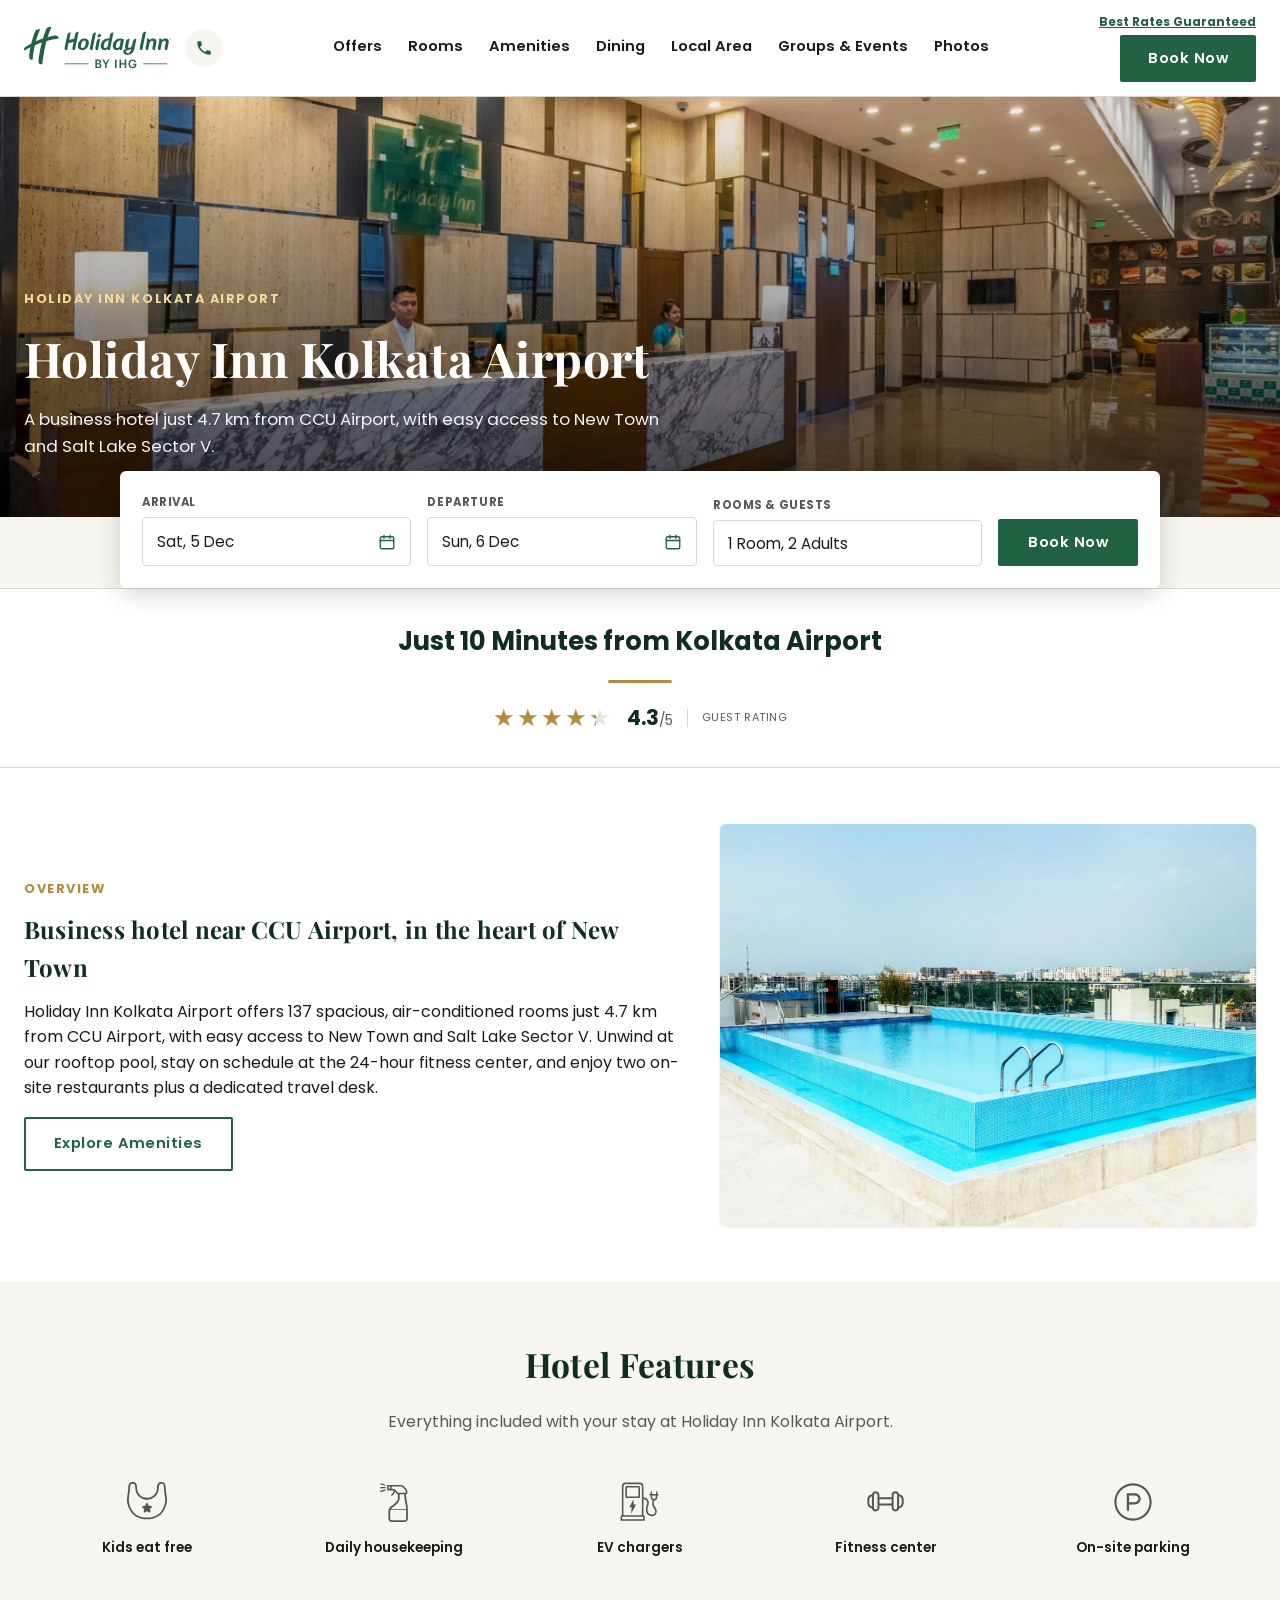
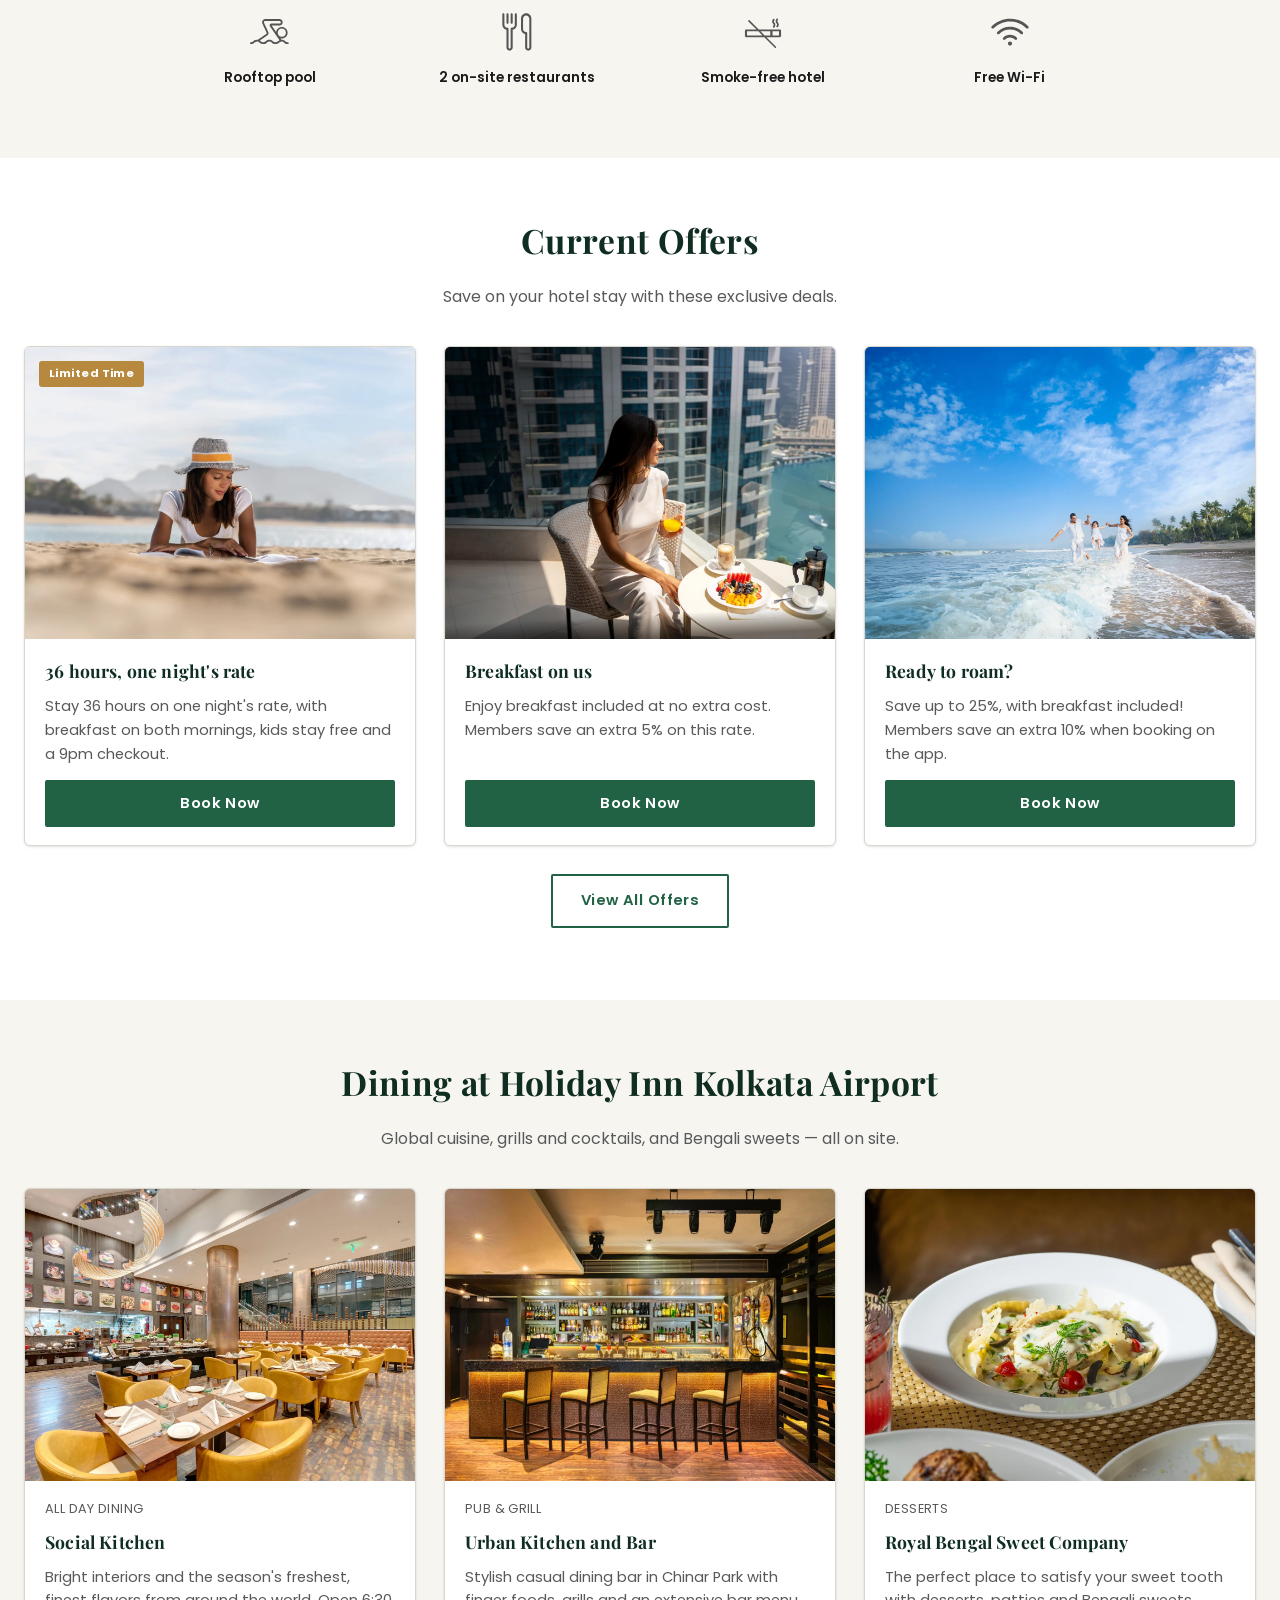
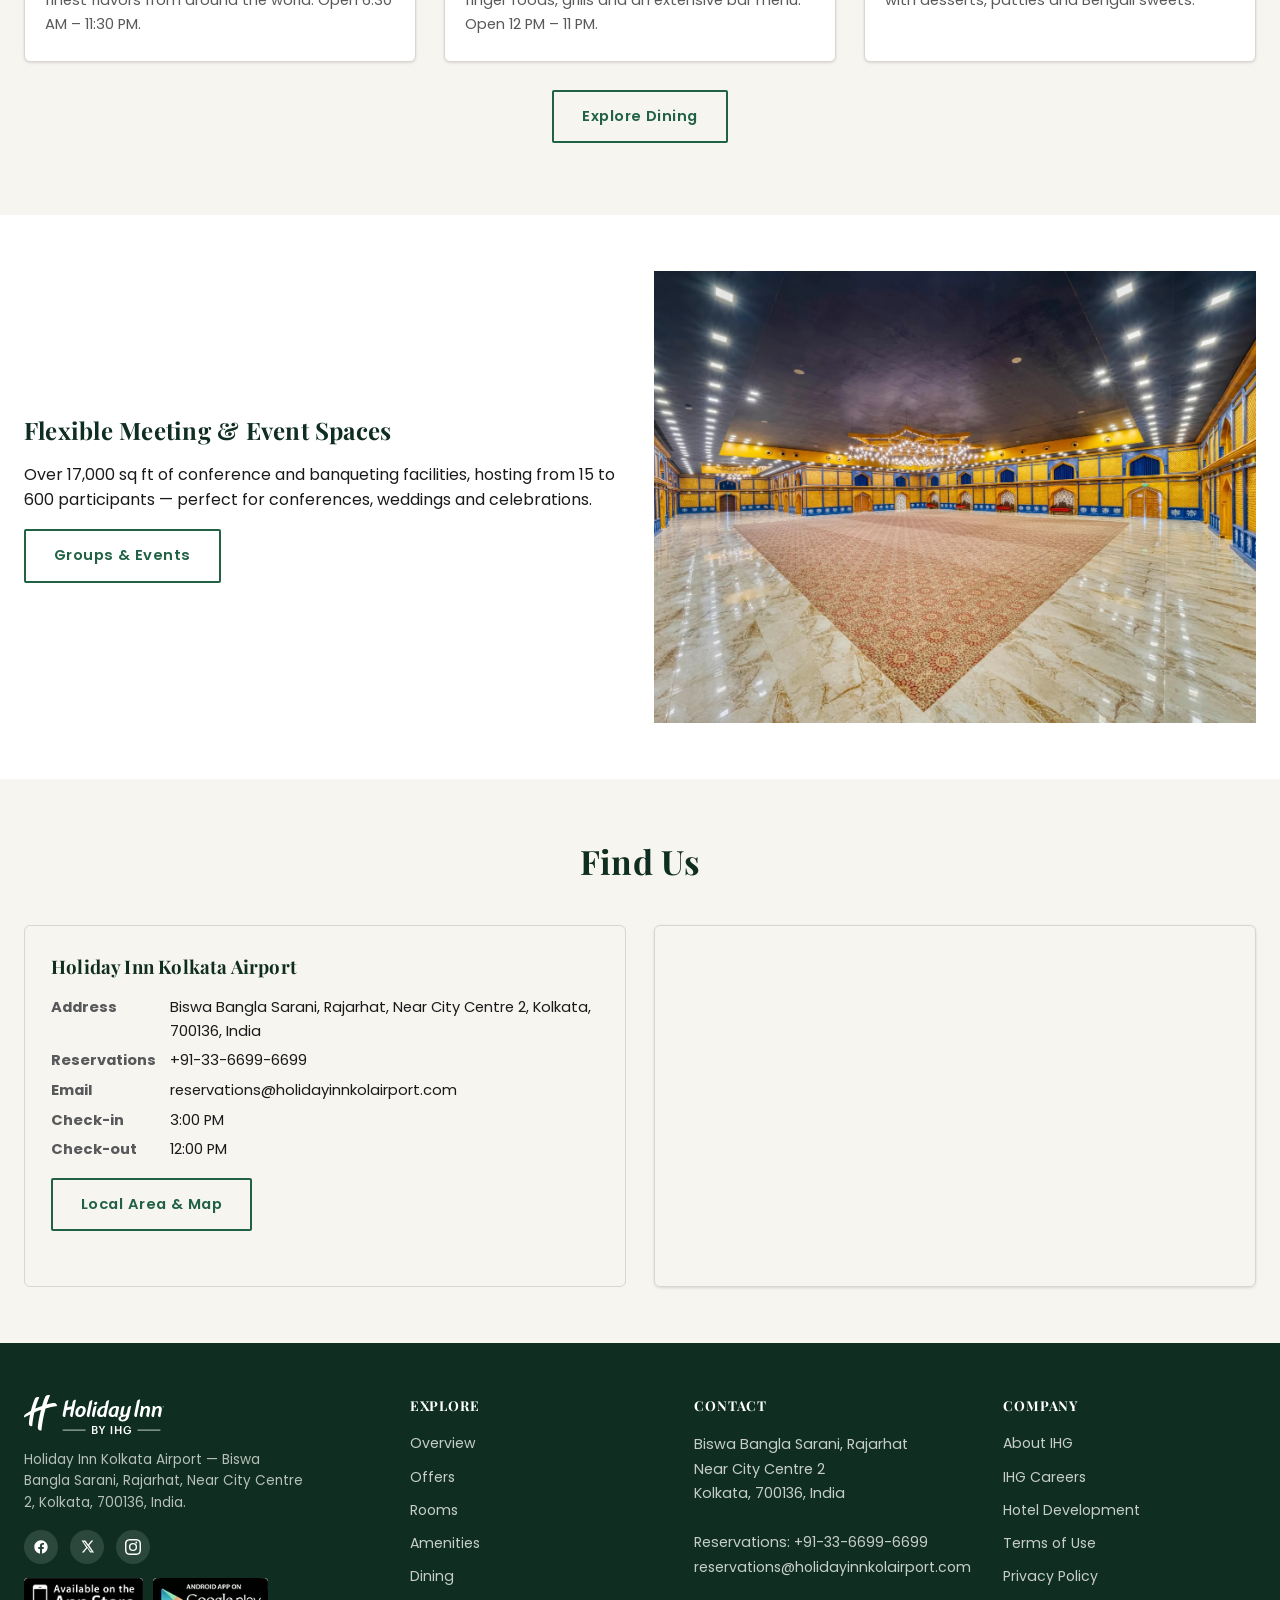
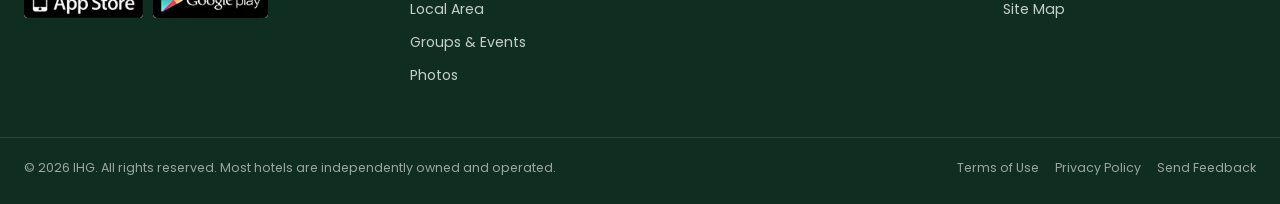
<file: index.html>
<!DOCTYPE html>
<html lang="en">
<head>
<!-- Google Tag Manager -->
<script>(function(w,d,s,l,i){w[l]=w[l]||[];w[l].push({'gtm.start':
new Date().getTime(),event:'gtm.js'});var f=d.getElementsByTagName(s)[0],
j=d.createElement(s),dl=l!='dataLayer'?'&l='+l:'';j.async=true;j.src=
'https://www.googletagmanager.com/gtm.js?id='+i+dl;f.parentNode.insertBefore(j,f);
})(window,document,'script','dataLayer','GTM-P3Q3MG9C');</script>
<!-- End Google Tag Manager -->
<meta charset="UTF-8">
<meta name="viewport" content="width=device-width, initial-scale=1.0">
<title>Holiday Inn Kolkata Airport - Business Hotel Near CCU Airport</title>
<meta name="description" content="Holiday Inn Kolkata Airport - a business hotel 4.7 km from Netaji Subhash Chandra Bose International Airport, with 137 rooms, rooftop pool, fitness center and two on-site restaurants.">
<link rel="icon" href="assets/icons/favicon.png" type="image/png">
<link rel="canonical" href="https://holidayinnkolairport.com/">
<meta name="robots" content="index, follow">
<meta property="og:type" content="website">
<meta property="og:site_name" content="Holiday Inn Kolkata Airport">
<meta property="og:title" content="Holiday Inn Kolkata Airport - Business Hotel Near CCU Airport">
<meta property="og:description" content="Holiday Inn Kolkata Airport - a business hotel 4.7 km from Netaji Subhash Chandra Bose International Airport, with 137 rooms, rooftop pool, fitness center and two on-site restaurants.">
<meta property="og:url" content="https://holidayinnkolairport.com/">
<meta property="og:image" content="https://holidayinnkolairport.com/assets/images/holiday-inn-kolkata-6541707615-2x1.jpg">
<meta name="twitter:card" content="summary_large_image">
<meta name="twitter:title" content="Holiday Inn Kolkata Airport - Business Hotel Near CCU Airport">
<meta name="twitter:description" content="Holiday Inn Kolkata Airport - a business hotel 4.7 km from Netaji Subhash Chandra Bose International Airport, with 137 rooms, rooftop pool, fitness center and two on-site restaurants.">
<meta name="twitter:image" content="https://holidayinnkolairport.com/assets/images/holiday-inn-kolkata-6541707615-2x1.jpg">
<link rel="preconnect" href="https://fonts.googleapis.com">
<link rel="preconnect" href="https://fonts.gstatic.com" crossorigin>
<link href="https://fonts.googleapis.com/css2?family=Playfair+Display:wght@600;700&family=Poppins:wght@400;500;600;700&display=swap" rel="stylesheet">
<link rel="stylesheet" href="css/styles.css?v=4c091558">
<script type="application/ld+json">
{
  "@context": "https://schema.org",
  "@type": "Hotel",
  "name": "Holiday Inn Kolkata Airport",
  "description": "A business hotel 4.7 km from Netaji Subhash Chandra Bose International Airport, with 137 rooms, a rooftop pool, fitness center and two on-site restaurants.",
  "url": "https://holidayinnkolairport.com/",
  "telephone": "+91-33-6699-6699",
  "priceRange": "$$",
  "image": "https://holidayinnkolairport.com/assets/images/holiday-inn-kolkata-6541707615-2x1.jpg",
  "address": {
    "@type": "PostalAddress",
    "streetAddress": "Biswa Bangla Sarani, Rajarhat, Near City Centre 2",
    "addressLocality": "Kolkata",
    "postalCode": "700136",
    "addressCountry": "IN"
  },
  "geo": {
    "@type": "GeoCoordinates",
    "latitude": 22.6198,
    "longitude": 88.4497
  },
  "checkinTime": "15:00",
  "checkoutTime": "12:00",
  "numberOfRooms": 137,
  "amenityFeature": [
    {"@type": "LocationFeatureSpecification", "name": "Free Wi-Fi", "value": true},
    {"@type": "LocationFeatureSpecification", "name": "Outdoor Pool", "value": true},
    {"@type": "LocationFeatureSpecification", "name": "Fitness Center", "value": true},
    {"@type": "LocationFeatureSpecification", "name": "On-site Parking", "value": true},
    {"@type": "LocationFeatureSpecification", "name": "Airport Shuttle", "value": true}
  ],
  "sameAs": [
    "https://www.facebook.com/holidayinnkolairport/",
    "https://www.instagram.com/holidayinnkolkataairport/",
    "https://x.com/holidayinnkol"
  ]
}
</script>
</head>
<body>
<!-- Google Tag Manager (noscript) -->
<noscript><iframe src="https://www.googletagmanager.com/ns.html?id=GTM-P3Q3MG9C"
height="0" width="0" style="display:none;visibility:hidden"></iframe></noscript>
<!-- End Google Tag Manager (noscript) -->

  <a class="skip-link" href="#main">Skip to main content</a>
  <header class="site-header">
    <div class="container header-inner">
      <div class="logo-group">
        <a href="index.html" class="logo-link" aria-label="Holiday Inn Kolkata Airport - Home">
          <img src="assets/icons/hi_logo.svg" alt="Holiday Inn by IHG">
        </a>
        <a href="tel:+913366996699" class="call-link" aria-label="Call Holiday Inn Kolkata Airport">
          <svg viewBox="0 0 24 24" width="18" height="18" fill="currentColor"><path d="M6.62 10.79a15.05 15.05 0 0 0 6.59 6.59l2.2-2.2a1 1 0 0 1 1.02-.24c1.12.37 2.33.57 3.57.57a1 1 0 0 1 1 1V20a1 1 0 0 1-1 1C10.61 21 3 13.39 3 4a1 1 0 0 1 1-1h3.5a1 1 0 0 1 1 1c0 1.24.2 2.45.57 3.57a1 1 0 0 1-.25 1.02l-2.2 2.2Z"/></svg>
        </a>
      </div>
      <nav class="main-nav" aria-label="Primary">
      <a href="offers.html" data-page="offers.html">Offers</a>
      <a href="rooms.html" data-page="rooms.html">Rooms</a>
      <a href="amenities.html" data-page="amenities.html">Amenities</a>
      <a href="dining.html" data-page="dining.html">Dining</a>
      <a href="local-area.html" data-page="local-area.html">Local Area</a>
      <a href="events.html" data-page="events.html">Groups &amp; Events</a>
      <a href="photos.html" data-page="photos.html">Photos</a>
      </nav>
      <div class="header-cta">
        <button type="button" class="best-rate-link" data-scroll-target="#booking-widget">Best Rates Guaranteed</button>
        <button type="button" class="btn btn-primary" data-scroll-target="#booking-widget">Book Now</button>
      </div>
      <button class="nav-toggle" aria-label="Toggle navigation menu" aria-expanded="false"><span></span></button>
    </div>
  </header>
  <div class="nav-scrim"></div>
  <div class="mobile-book-bar">
    <div class="mbb-label">Best Rates Guaranteed</div>
    <button type="button" class="btn btn-primary btn-block" data-scroll-target="#booking-widget">Book Now</button>
  </div>

<main id="main">

  <section class="hero" style="background-image:url('assets/images/holiday-inn-kolkata-6541707615-2x1.jpg');">
    <div class="container hero-content">
      <div class="hero-eyebrow">Holiday Inn Kolkata Airport</div>
      <h1>Holiday Inn Kolkata Airport</h1>
      <p class="lead">A business hotel just 4.7 km from CCU Airport, with easy access to New Town and Salt Lake Sector V.</p>
    </div>
  </section>


  <div class="booking-widget-wrap">
    <div class="container">
      <div class="booking-widget" id="booking-widget">
        <div class="bw-intent" hidden></div>
        <div class="bw-field">
          <label for="arrival-btn">Arrival</label>
          <div class="bw-date">
            <button type="button" class="bw-date-btn" id="arrival-btn" data-date-open="arrival" aria-haspopup="dialog" aria-expanded="false">
              <span class="bw-date-text"></span>
              <span class="bw-date-icon" aria-hidden="true"><svg viewBox="0 0 24 24" width="18" height="18" fill="none" stroke="currentColor" stroke-width="1.8" stroke-linecap="round"><rect x="3" y="5" width="18" height="16" rx="2"/><path d="M8 3v4M16 3v4M3 10h18"/></svg></span>
            </button>
            <input type="hidden" id="arrival" name="arrival">
          </div>
        </div>
        <div class="bw-field">
          <label for="departure-btn">Departure</label>
          <div class="bw-date">
            <button type="button" class="bw-date-btn" id="departure-btn" data-date-open="departure" aria-haspopup="dialog" aria-expanded="false">
              <span class="bw-date-text"></span>
              <span class="bw-date-icon" aria-hidden="true"><svg viewBox="0 0 24 24" width="18" height="18" fill="none" stroke="currentColor" stroke-width="1.8" stroke-linecap="round"><rect x="3" y="5" width="18" height="16" rx="2"/><path d="M8 3v4M16 3v4M3 10h18"/></svg></span>
            </button>
            <input type="hidden" id="departure" name="departure">
          </div>
        </div>
        <div class="bw-field rg-widget">
          <label>Rooms &amp; Guests</label>
          <button type="button" class="rg-button">1 Room, 2 Adults</button>
          <div class="rg-panel">
            <div class="rg-row">
              <div><div class="rg-row-label">Rooms</div></div>
              <div class="rg-stepper">
                <button type="button" data-rg-decr="rooms" aria-label="Decrease rooms">&minus;</button>
                <span data-rg-count="rooms">1</span>
                <button type="button" data-rg-incr="rooms" aria-label="Increase rooms">+</button>
              </div>
            </div>
            <div class="rg-row">
              <div><div class="rg-row-label">Adults</div><div class="rg-row-sub">Age 13+</div></div>
              <div class="rg-stepper">
                <button type="button" data-rg-decr="adults" aria-label="Decrease adults">&minus;</button>
                <span data-rg-count="adults">2</span>
                <button type="button" data-rg-incr="adults" aria-label="Increase adults">+</button>
              </div>
            </div>
            <div class="rg-row">
              <div><div class="rg-row-label">Children</div><div class="rg-row-sub">Age 0-12</div></div>
              <div class="rg-stepper">
                <button type="button" data-rg-decr="children" aria-label="Decrease children">&minus;</button>
                <span data-rg-count="children">0</span>
                <button type="button" data-rg-incr="children" aria-label="Increase children">+</button>
              </div>
            </div>
            <button type="button" class="btn btn-outline btn-block rg-done">Done</button>
          </div>
        </div>
        <div class="bw-cta"><button type="button" class="btn btn-primary">Book Now</button></div>

  <div class="dp" id="date-picker" role="dialog" aria-modal="false" aria-label="Choose your dates" hidden>
    <div class="dp-header">
      <button type="button" class="dp-nav dp-prev" aria-label="Previous month">
        <svg viewBox="0 0 24 24" width="18" height="18" fill="none" stroke="currentColor" stroke-width="2" stroke-linecap="round" stroke-linejoin="round"><path d="M15 18l-6-6 6-6"/></svg>
      </button>
      <div class="dp-titles"></div>
      <button type="button" class="dp-nav dp-next" aria-label="Next month">
        <svg viewBox="0 0 24 24" width="18" height="18" fill="none" stroke="currentColor" stroke-width="2" stroke-linecap="round" stroke-linejoin="round"><path d="M9 18l6-6-6-6"/></svg>
      </button>
    </div>
    <div class="dp-months"></div>
    <div class="dp-footer">
      <p class="dp-summary" aria-live="polite"></p>
      <div class="dp-actions">
        <button type="button" class="dp-clear">Reset</button>
        <button type="button" class="btn btn-primary dp-done">Done</button>
      </div>
    </div>
  </div>

      </div>
    </div>
  </div>


  <section class="tagline-rating-section">
    <div class="container tagline-rating-inner">
      <p class="tagline-centered">Just 10 Minutes from Kolkata Airport</p>
      <div class="tagline-divider"></div>
      <div class="rating-row">
        <span class="stars" style="--fill:86.0%"><span class="stars-fg">&#9733;&#9733;&#9733;&#9733;&#9733;</span></span>
        <span class="rating-score">4.3<span class="rating-max">/5</span></span>
        <span class="rating-label">Guest Rating</span>
      </div>
    </div>
  </section>


  <section class="section">
    <div class="container overview-split">
      <div>
        <div class="hero-eyebrow" style="color:var(--hi-gold)">Overview</div>
        <h2>Business hotel near CCU Airport, in the heart of New Town</h2>
        <p>Holiday Inn Kolkata Airport offers 137 spacious, air-conditioned rooms just 4.7 km from CCU Airport, with
        easy access to New Town and Salt Lake Sector V. Unwind at our rooftop pool, stay on schedule at the 24-hour
        fitness center, and enjoy two on-site restaurants plus a dedicated travel desk.</p>
        <a href="amenities.html" class="btn btn-outline">Explore Amenities</a>
      </div>
      <div>
        <img src="assets/images/holiday-inn-kolkata-5002665747-4x3.jpg" alt="Rooftop outdoor swimming pool at Holiday Inn Kolkata Airport">
      </div>
    </div>
  </section>

  <section class="section section-alt">
    <div class="container">
      <div class="section-head">
        <h2>Hotel Features</h2>
        <p>Everything included with your stay at Holiday Inn Kolkata Airport.</p>
      </div>
      <div class="feature-grid-brick">
        <div class="feature-card"><img src="assets/icons/icon-outline-kids-eat-free.svg" alt=""><span>Kids eat free</span></div>
        <div class="feature-card"><img src="assets/icons/icon-outline-housekeeping.svg" alt=""><span>Daily housekeeping</span></div>
        <div class="feature-card"><img src="assets/icons/icon-outline-ev-charge.svg" alt=""><span>EV chargers</span></div>
        <div class="feature-card"><img src="assets/icons/icon-outline-fitness-center.svg" alt=""><span>Fitness center</span></div>
        <div class="feature-card"><img src="assets/icons/icon-outline-parking.svg" alt=""><span>On-site parking</span></div>
        <div class="feature-card"><img src="assets/icons/icon-outline-pool.svg" alt=""><span>Rooftop pool</span></div>
        <div class="feature-card"><img src="assets/icons/icon-outline-restaurant.svg" alt=""><span>2 on-site restaurants</span></div>
        <div class="feature-card"><img src="assets/icons/icon-outline-non-smoking.svg" alt=""><span>Smoke-free hotel</span></div>
        <div class="feature-card"><img src="assets/icons/icon-outline-wifi.svg" alt=""><span>Free Wi-Fi</span></div>
      </div>
    </div>
  </section>

  <section class="section">
    <div class="container">
      <div class="section-head">
        <h2>Current Offers</h2>
        <p>Save on your hotel stay with these exclusive deals.</p>
      </div>
      <div class="grid grid-3">
        <div class="card">
          <div class="card-media"><span class="offer-badge">Limited Time</span>
            <img src="assets/images/2026-IMEA-36-hours-hero-2500x1875.jpg" alt="36 hours, one night's rate"></div>
          <div class="card-body">
            <h3>36 hours, one night's rate</h3>
            <p>Stay 36 hours on one night's rate, with breakfast on both mornings, kids stay free and a 9pm checkout.</p>
            <div class="card-cta"><button type="button" class="btn btn-primary btn-block" data-offer-book="36 hours, one night's rate">Book Now</button></div>
          </div>
        </div>
        <div class="card">
          <div class="card-media"><img src="assets/images/2026-IMEA-Breakfast-4x3-2500x1875-En.jpg" alt="Breakfast on us"></div>
          <div class="card-body">
            <h3>Breakfast on us</h3>
            <p>Enjoy breakfast included at no extra cost. Members save an extra 5% on this rate.</p>
            <div class="card-cta"><button type="button" class="btn btn-primary btn-block" data-offer-book="Breakfast on us">Book Now</button></div>
          </div>
        </div>
        <div class="card">
          <div class="card-media"><img src="assets/images/2026-India-Summer-4x3-2500x1875.jpg" alt="Ready to roam?"></div>
          <div class="card-body">
            <h3>Ready to roam?</h3>
            <p>Save up to 25%, with breakfast included! Members save an extra 10% when booking on the app.</p>
            <div class="card-cta"><button type="button" class="btn btn-primary btn-block" data-offer-book="Ready to roam?">Book Now</button></div>
          </div>
        </div>
      </div>
      <p style="text-align:center;margin-top:28px;"><a href="offers.html" class="btn btn-outline">View All Offers</a></p>
    </div>
  </section>

  <section class="section section-alt">
    <div class="container">
      <div class="section-head">
        <h2>Dining at Holiday Inn Kolkata Airport</h2>
        <p>Global cuisine, grills and cocktails, and Bengali sweets &mdash; all on site.</p>
      </div>
      <div class="grid grid-3">
        <div class="card">
          <img src="assets/images/holiday-inn-kolkata-5002663722-4x3.jpg" alt="Social Kitchen restaurant">
          <div class="card-body">
            <span class="meta">All Day Dining</span>
            <h3>Social Kitchen</h3>
            <p>Bright interiors and the season's freshest, finest flavors from around the world. Open 6:30 AM &ndash; 11:30 PM.</p>
          </div>
        </div>
        <div class="card">
          <img src="assets/images/holiday-inn-kolkata-6541708017-4x3.jpg" alt="Urban Kitchen and Bar">
          <div class="card-body">
            <span class="meta">Pub &amp; Grill</span>
            <h3>Urban Kitchen and Bar</h3>
            <p>Stylish casual dining bar in Chinar Park with finger foods, grills and an extensive bar menu. Open 12 PM &ndash; 11 PM.</p>
          </div>
        </div>
        <div class="card">
          <img src="assets/images/holiday-inn-kolkata-10364318346-4x3.jpg" alt="Royal Bengal Sweet Company desserts">
          <div class="card-body">
            <span class="meta">Desserts</span>
            <h3>Royal Bengal Sweet Company</h3>
            <p>The perfect place to satisfy your sweet tooth with desserts, patties and Bengali sweets.</p>
          </div>
        </div>
      </div>
      <p style="text-align:center;margin-top:28px;"><a href="dining.html" class="btn btn-outline">Explore Dining</a></p>
    </div>
  </section>

  <section class="section">
    <div class="container">
      <div class="grid grid-2" style="align-items:center;">
        <div>
          <h2>Flexible Meeting &amp; Event Spaces</h2>
          <p>Over 17,000 sq ft of conference and banqueting facilities, hosting from 15 to 600 participants &mdash;
          perfect for conferences, weddings and celebrations.</p>
          <a href="events.html" class="btn btn-outline">Groups &amp; Events</a>
        </div>
        <img src="assets/images/holiday-inn-kolkata-6541707581-4x3.jpg" alt="Durbaar Hall event space">
      </div>
    </div>
  </section>

  <section class="section section-alt">
    <div class="container">
      <div class="section-head">
        <h2>Find Us</h2>
      </div>
      <div class="grid grid-2">
        <div class="contact-card">
          <h3>Holiday Inn Kolkata Airport</h3>
          <dl>
            <dt>Address</dt><dd>Biswa Bangla Sarani, Rajarhat, Near City Centre 2, Kolkata, 700136, India</dd>
            <dt>Reservations</dt><dd><a href="tel:+913366996699">+91-33-6699-6699</a></dd>
            <dt>Email</dt><dd><a href="mailto:reservations@holidayinnkolairport.com">reservations@holidayinnkolairport.com</a></dd>
            <dt>Check-in</dt><dd>3:00 PM</dd>
            <dt>Check-out</dt><dd>12:00 PM</dd>
          </dl>
          <p style="margin-top:16px;"><a href="local-area.html" class="btn btn-outline">Local Area &amp; Map</a></p>
        </div>
        <div class="map-wrap">
          <iframe title="Map showing Holiday Inn Kolkata Airport location" loading="lazy"
            src="https://www.google.com/maps?q=Holiday+Inn+Kolkata+Airport,+Biswa+Bangla+Sarani,+Rajarhat,+Kolkata&output=embed"></iframe>
        </div>
      </div>
    </div>
  </section>

</main>

  <footer class="site-footer">
    <div class="container footer-top">
      <div class="footer-brand">
        <img src="assets/icons/hi_logo.svg" alt="Holiday Inn by IHG">
        <p>Holiday Inn Kolkata Airport &mdash; Biswa Bangla Sarani, Rajarhat, Near City Centre 2, Kolkata, 700136, India.</p>
        <div class="footer-social">
          <a href="https://www.facebook.com/holidayinnkolairport/" target="_blank" rel="noopener" aria-label="Facebook"><svg viewBox="0 0 24 24" width="16" height="16" fill="currentColor"><path d="M22 12.06C22 6.5 17.52 2 12 2S2 6.5 2 12.06c0 5 3.66 9.15 8.44 9.94v-7.03H7.9v-2.91h2.54V9.85c0-2.5 1.49-3.89 3.78-3.89 1.1 0 2.24.2 2.24.2v2.47h-1.26c-1.24 0-1.63.77-1.63 1.56v1.87h2.78l-.44 2.91h-2.34V22c4.78-.79 8.44-4.94 8.44-9.94Z"/></svg></a>
          <a href="https://x.com/holidayinnkol" target="_blank" rel="noopener" aria-label="X (Twitter)"><svg viewBox="0 0 24 24" width="15" height="15" fill="currentColor"><path d="M18.24 2.5h3.02l-6.6 7.54 7.77 11.46h-6.08l-4.76-6.96-5.45 6.96H2.9l7.05-8.07L2.5 2.5h6.24l4.3 6.38 5.2-6.38Zm-1.06 17.1h1.67L7.13 4.31H5.34l11.84 15.29Z"/></svg></a>
          <a href="https://www.instagram.com/holidayinnkolkataairport/" target="_blank" rel="noopener" aria-label="Instagram"><svg viewBox="0 0 24 24" width="16" height="16" fill="currentColor"><path d="M12 2.16c3.2 0 3.58.01 4.85.07 1.17.05 1.8.24 2.22.41.56.22.96.48 1.38.9.42.42.68.82.9 1.38.17.42.36 1.05.41 2.22.06 1.27.07 1.65.07 4.85s-.01 3.58-.07 4.85c-.05 1.17-.24 1.8-.41 2.22-.22.56-.48.96-.9 1.38-.42.42-.82.68-1.38.9-.42.17-1.05.36-2.22.41-1.27.06-1.64.07-4.85.07s-3.58-.01-4.85-.07c-1.17-.05-1.8-.24-2.22-.41-.56-.22-.96-.48-1.38-.9-.42-.42-.68-.82-.9-1.38-.17-.42-.36-1.05-.41-2.22-.06-1.27-.07-1.64-.07-4.85s.01-3.58.07-4.85c.05-1.17.24-1.8.41-2.22.22-.56.48-.96.9-1.38.42-.42.82-.68 1.38-.9.42-.17 1.05-.36 2.22-.41 1.27-.06 1.65-.07 4.85-.07ZM12 0C8.74 0 8.33.01 7.05.07c-1.28.06-2.15.26-2.91.56-.79.31-1.46.72-2.13 1.39C1.24 2.7.83 3.37.52 4.15c-.3.76-.5 1.63-.56 2.91C-.01 8.33 0 8.74 0 12s.01 3.67.07 4.95c.06 1.28.26 2.15.56 2.91.31.79.72 1.46 1.39 2.13.67.67 1.34 1.08 2.13 1.39.76.3 1.63.5 2.91.56C8.33 23.99 8.74 24 12 24s3.67-.01 4.95-.07c1.28-.06 2.15-.26 2.91-.56.79-.31 1.46-.72 2.13-1.39.67-.67 1.08-1.34 1.39-2.13.3-.76.5-1.63.56-2.91.06-1.28.07-1.69.07-4.95s-.01-3.67-.07-4.95c-.06-1.28-.26-2.15-.56-2.91a5.6 5.6 0 0 0-1.39-2.13A5.6 5.6 0 0 0 19.86.63c-.76-.3-1.63-.5-2.91-.56C15.67.01 15.26 0 12 0Zm0 5.84A6.16 6.16 0 1 0 18.16 12 6.16 6.16 0 0 0 12 5.84Zm0 10.16A4 4 0 1 1 16 12a4 4 0 0 1-4 4Zm6.41-10.85a1.44 1.44 0 1 1-1.44-1.44 1.44 1.44 0 0 1 1.44 1.44Z"/></svg></a>
        </div>
        <div class="footer-badges">
          <a href="https://www.ihg.com/content/us/en/support/mobile" target="_blank" rel="noopener"><img src="assets/icons/app-store-badge.png" alt="Download on the App Store"></a>
          <a href="https://www.ihg.com/content/us/en/support/mobile" target="_blank" rel="noopener"><img src="assets/icons/google-play-badge.png" alt="Get it on Google Play"></a>
        </div>
      </div>
      <div class="footer-col">
        <h4>Explore</h4>
        <ul>
          <li><a href="index.html">Overview</a></li>
          <li><a href="offers.html">Offers</a></li>
          <li><a href="rooms.html">Rooms</a></li>
          <li><a href="amenities.html">Amenities</a></li>
          <li><a href="dining.html">Dining</a></li>
          <li><a href="local-area.html">Local Area</a></li>
          <li><a href="events.html">Groups &amp; Events</a></li>
          <li><a href="photos.html">Photos</a></li>
        </ul>
      </div>
      <div class="footer-col">
        <h4>Contact</h4>
        <address>
          Biswa Bangla Sarani, Rajarhat<br>Near City Centre 2<br>Kolkata, 700136, India<br><br>
          Reservations: <a href="tel:+913366996699">+91-33-6699-6699</a><br>
          <a href="mailto:reservations@holidayinnkolairport.com">reservations@holidayinnkolairport.com</a>
        </address>
      </div>
      <div class="footer-col">
        <h4>Company</h4>
        <ul>
          <li><a href="https://www.ihg.com/content/us/en/about/brands" target="_blank" rel="noopener">About IHG</a></li>
          <li><a href="https://careers.ihg.com/en/" target="_blank" rel="noopener">IHG Careers</a></li>
          <li><a href="https://development.ihg.com/" target="_blank" rel="noopener">Hotel Development</a></li>
          <li><a href="https://www.ihg.com/content/us/en/customer-care/tc" target="_blank" rel="noopener">Terms of Use</a></li>
          <li><a href="https://www.ihg.com/content/us/en/customer-care/privacy-and-cookie-center" target="_blank" rel="noopener">Privacy Policy</a></li>
          <li><a href="https://www.ihg.com/holidayinn/content/us/en/support/site-map" target="_blank" rel="noopener">Site Map</a></li>
        </ul>
      </div>
    </div>
    <div class="container footer-bottom">
      <span>&copy; 2026 IHG. All rights reserved. Most hotels are independently owned and operated.</span>
      <ul>
        <li><a href="https://www.ihg.com/content/us/en/customer-care/tc" target="_blank" rel="noopener">Terms of Use</a></li>
        <li><a href="https://www.ihg.com/content/us/en/customer-care/privacy-and-cookie-center" target="_blank" rel="noopener">Privacy Policy</a></li>
        <li><a href="mailto:ai@thejaingroup.com">Send Feedback</a></li>
      </ul>
    </div>
  </footer>


  <div class="modal-overlay" id="booking-modal">
    <div class="modal-box" role="dialog" aria-modal="true" aria-labelledby="modal-title">
      <button type="button" class="modal-close" aria-label="Close">&times;</button>
      <h2 id="modal-title">Complete Your Enquiry</h2>
      <p class="modal-sub">Tell us a little about your stay and our reservations team will confirm availability and the best rate for you.</p>
      <div class="form-summary"></div>
      <form novalidate method="POST" id="enquiry-form">
        <input type="hidden" name="_subject" value="New Enquiry - Holiday Inn Kolkata Airport">
        <input type="hidden" name="_template" value="table">
        <input type="hidden" name="_captcha" value="false">
        <input type="text" name="_honey" style="display:none" tabindex="-1" autocomplete="off">
        <input type="hidden" name="_next" value="">
        <input type="hidden" name="_cc" value="" data-field="_cc">
        <input type="hidden" name="Enquiry Type" data-field="enquiry_type">
        <input type="hidden" name="Arrival Date" data-field="arrival">
        <input type="hidden" name="Departure Date" data-field="departure">
        <input type="hidden" name="Rooms" data-field="rooms">
        <input type="hidden" name="Guests" data-field="guests">
        <input type="hidden" name="Interested In" data-field="interested_in">
        <input type="hidden" name="Submitted From Page" data-field="page">
        <p class="form-error"></p>
        <div class="form-group">
          <label for="f-name">Full Name *</label>
          <input type="text" id="f-name" name="Full Name" data-field="name" autocomplete="name" placeholder="e.g. Priya Sharma" required>
          <p class="field-error" data-for="name"></p>
        </div>
        <div class="form-group">
          <label for="f-phone">Phone Number *</label>
          <input type="tel" id="f-phone" name="Phone Number" data-field="phone" autocomplete="tel" inputmode="numeric" maxlength="10" placeholder="e.g. 9876543210" required>
          <p class="field-error" data-for="phone"></p>
        </div>
        <div class="form-group">
          <label for="f-email">Email Address *</label>
          <input type="email" id="f-email" name="Email Address" data-field="email" autocomplete="email" placeholder="e.g. you@example.com" required>
          <p class="field-error" data-for="email"></p>
        </div>
        <div class="agreement">
          <input type="checkbox" id="f-agree" data-field="agree" checked required>
          <label for="f-agree">I agree to be contacted by Holiday Inn Kolkata Airport by phone, SMS or email about this enquiry. *</label>
        </div>
        <button type="submit" class="btn btn-primary btn-block">Book Now</button>
        <p class="form-status"></p>
      </form>
    </div>
  </div>


<script src="js/config.js?v=88fec922"></script>
<script src="js/main.js?v=88fec922"></script>
</body>
</html>
</file>
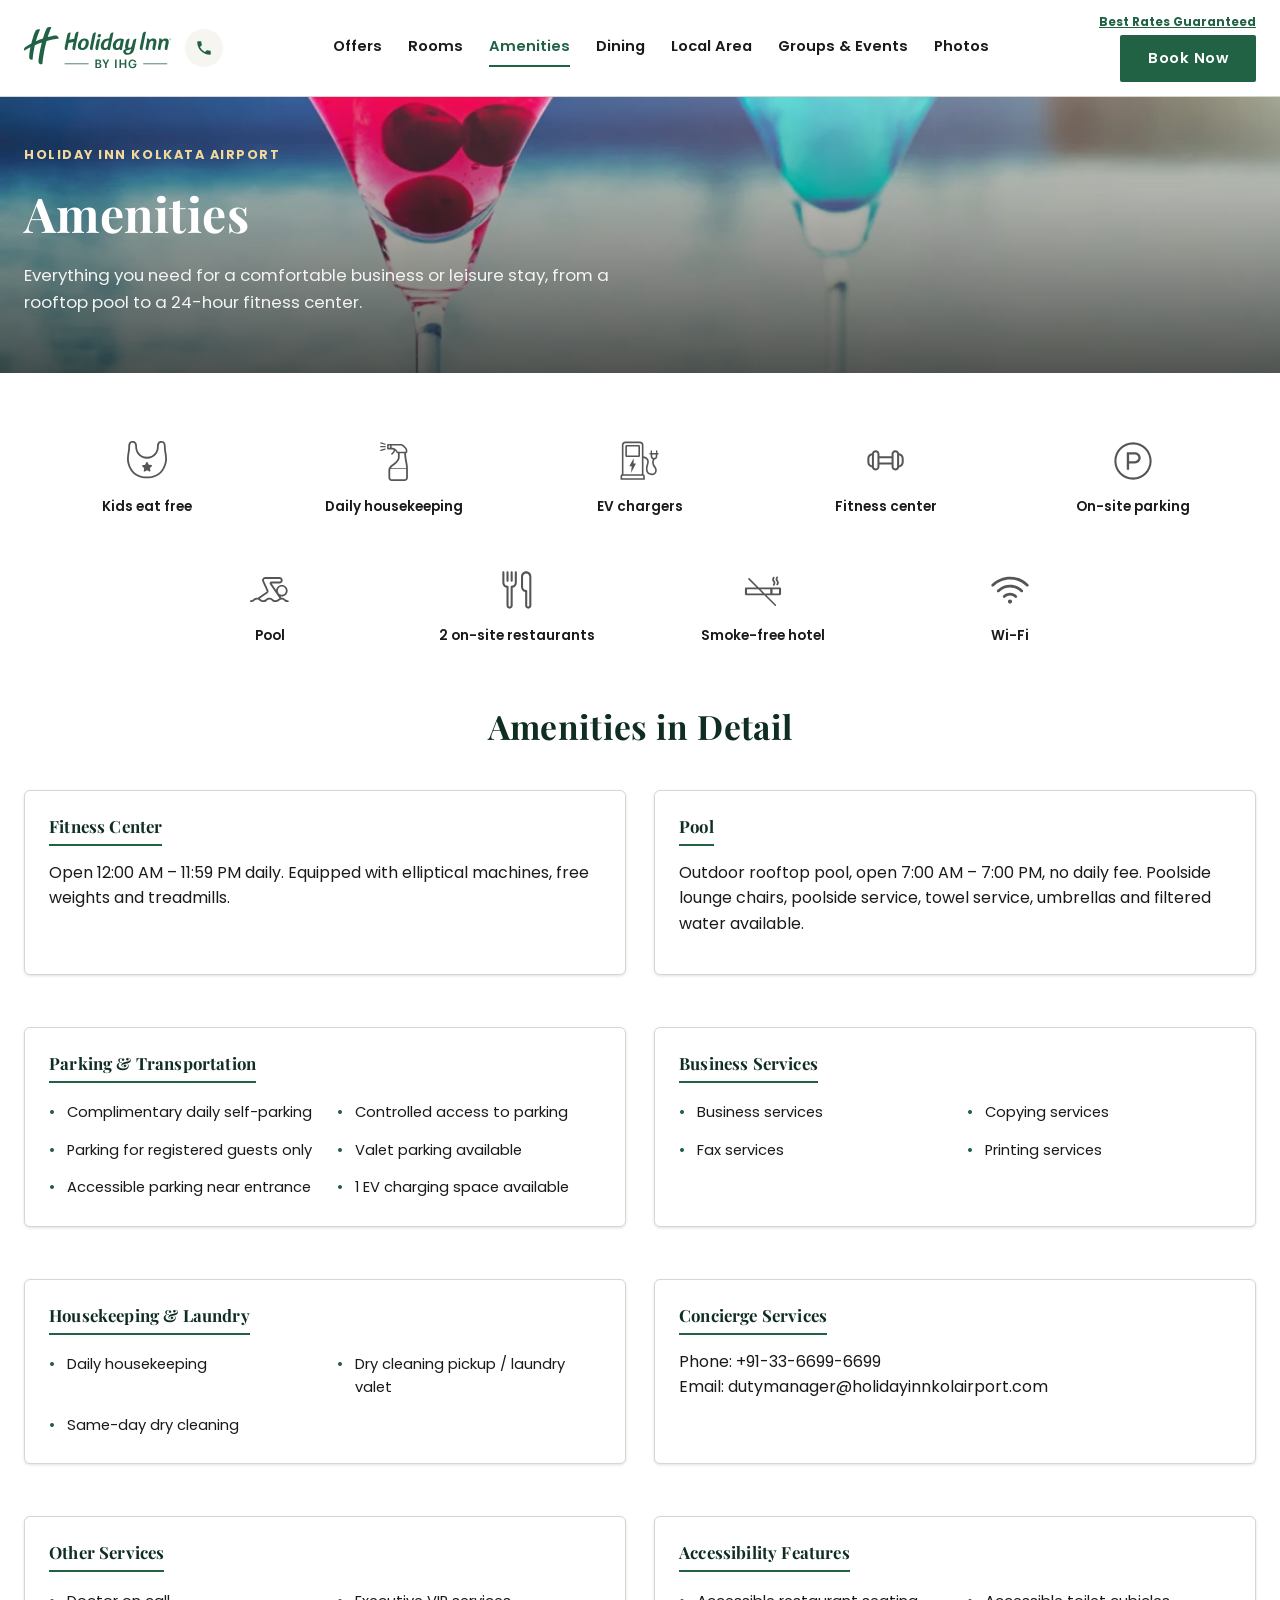
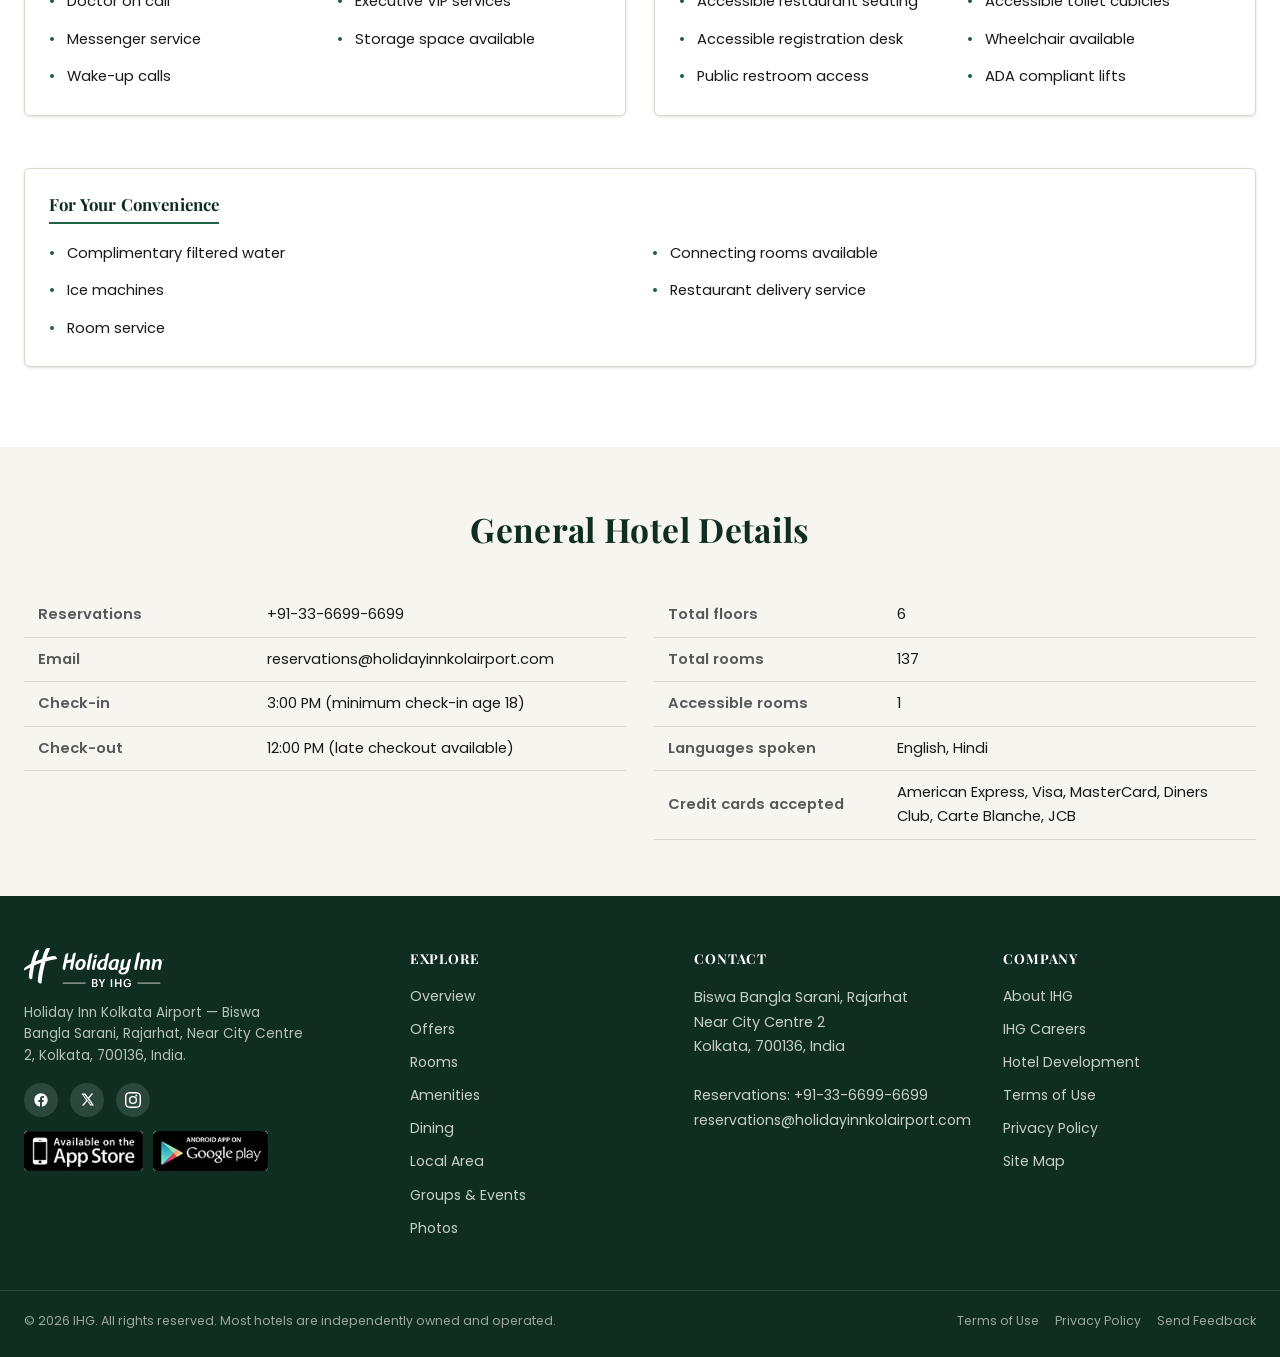
<file: amenities.html>
<!DOCTYPE html>
<html lang="en">
<head>
<!-- Google Tag Manager -->
<script>(function(w,d,s,l,i){w[l]=w[l]||[];w[l].push({'gtm.start':
new Date().getTime(),event:'gtm.js'});var f=d.getElementsByTagName(s)[0],
j=d.createElement(s),dl=l!='dataLayer'?'&l='+l:'';j.async=true;j.src=
'https://www.googletagmanager.com/gtm.js?id='+i+dl;f.parentNode.insertBefore(j,f);
})(window,document,'script','dataLayer','GTM-P3Q3MG9C');</script>
<!-- End Google Tag Manager -->
<meta charset="UTF-8">
<meta name="viewport" content="width=device-width, initial-scale=1.0">
<title>Amenities | Holiday Inn Kolkata Airport</title>
<meta name="description" content="Holiday Inn Kolkata Airport offers free Wi-Fi, a rooftop pool, fitness center and two on-site restaurants. Kids stay and eat free.">
<link rel="icon" href="assets/icons/favicon.png" type="image/png">
<link rel="canonical" href="https://holidayinnkolairport.com/amenities.html">
<meta name="robots" content="index, follow">
<meta property="og:type" content="website">
<meta property="og:site_name" content="Holiday Inn Kolkata Airport">
<meta property="og:title" content="Amenities | Holiday Inn Kolkata Airport">
<meta property="og:description" content="Holiday Inn Kolkata Airport offers free Wi-Fi, a rooftop pool, fitness center and two on-site restaurants. Kids stay and eat free.">
<meta property="og:url" content="https://holidayinnkolairport.com/amenities.html">
<meta property="og:image" content="https://holidayinnkolairport.com/assets/images/holiday-inn-kolkata-6541707615-2x1.jpg">
<meta name="twitter:card" content="summary_large_image">
<meta name="twitter:title" content="Amenities | Holiday Inn Kolkata Airport">
<meta name="twitter:description" content="Holiday Inn Kolkata Airport offers free Wi-Fi, a rooftop pool, fitness center and two on-site restaurants. Kids stay and eat free.">
<meta name="twitter:image" content="https://holidayinnkolairport.com/assets/images/holiday-inn-kolkata-6541707615-2x1.jpg">
<link rel="preconnect" href="https://fonts.googleapis.com">
<link rel="preconnect" href="https://fonts.gstatic.com" crossorigin>
<link href="https://fonts.googleapis.com/css2?family=Playfair+Display:wght@600;700&family=Poppins:wght@400;500;600;700&display=swap" rel="stylesheet">
<link rel="stylesheet" href="css/styles.css?v=4c091558">

</head>
<body>
<!-- Google Tag Manager (noscript) -->
<noscript><iframe src="https://www.googletagmanager.com/ns.html?id=GTM-P3Q3MG9C"
height="0" width="0" style="display:none;visibility:hidden"></iframe></noscript>
<!-- End Google Tag Manager (noscript) -->

  <a class="skip-link" href="#main">Skip to main content</a>
  <header class="site-header">
    <div class="container header-inner">
      <div class="logo-group">
        <a href="index.html" class="logo-link" aria-label="Holiday Inn Kolkata Airport - Home">
          <img src="assets/icons/hi_logo.svg" alt="Holiday Inn by IHG">
        </a>
        <a href="tel:+913366996699" class="call-link" aria-label="Call Holiday Inn Kolkata Airport">
          <svg viewBox="0 0 24 24" width="18" height="18" fill="currentColor"><path d="M6.62 10.79a15.05 15.05 0 0 0 6.59 6.59l2.2-2.2a1 1 0 0 1 1.02-.24c1.12.37 2.33.57 3.57.57a1 1 0 0 1 1 1V20a1 1 0 0 1-1 1C10.61 21 3 13.39 3 4a1 1 0 0 1 1-1h3.5a1 1 0 0 1 1 1c0 1.24.2 2.45.57 3.57a1 1 0 0 1-.25 1.02l-2.2 2.2Z"/></svg>
        </a>
      </div>
      <nav class="main-nav" aria-label="Primary">
      <a href="offers.html" data-page="offers.html">Offers</a>
      <a href="rooms.html" data-page="rooms.html">Rooms</a>
      <a href="amenities.html" data-page="amenities.html" aria-current="page">Amenities</a>
      <a href="dining.html" data-page="dining.html">Dining</a>
      <a href="local-area.html" data-page="local-area.html">Local Area</a>
      <a href="events.html" data-page="events.html">Groups &amp; Events</a>
      <a href="photos.html" data-page="photos.html">Photos</a>
      </nav>
      <div class="header-cta">
        <button type="button" class="best-rate-link" data-scroll-target="#booking-widget">Best Rates Guaranteed</button>
        <button type="button" class="btn btn-primary" data-scroll-target="#booking-widget">Book Now</button>
      </div>
      <button class="nav-toggle" aria-label="Toggle navigation menu" aria-expanded="false"><span></span></button>
    </div>
  </header>
  <div class="nav-scrim"></div>
  <div class="mobile-book-bar">
    <div class="mbb-label">Best Rates Guaranteed</div>
    <button type="button" class="btn btn-primary btn-block" data-scroll-target="#booking-widget">Book Now</button>
  </div>

<main id="main">

  <section class="hero hero-small" style="background-image:url('assets/images/holiday-inn-kolkata-5002664314-4x3.jpg');">
    <div class="container hero-content">
      <div class="hero-eyebrow">Holiday Inn Kolkata Airport</div>
      <h1>Amenities</h1>
      <p class="lead">Everything you need for a comfortable business or leisure stay, from a rooftop pool to a 24-hour fitness center.</p>
    </div>
  </section>




  <section class="section">
    <div class="container">
      <div class="feature-grid-brick" style="margin-bottom:40px;">
        <div class="feature-card"><img src="assets/icons/icon-outline-kids-eat-free.svg" alt=""><span>Kids eat free</span></div>
        <div class="feature-card"><img src="assets/icons/icon-outline-housekeeping.svg" alt=""><span>Daily housekeeping</span></div>
        <div class="feature-card"><img src="assets/icons/icon-outline-ev-charge.svg" alt=""><span>EV chargers</span></div>
        <div class="feature-card"><img src="assets/icons/icon-outline-fitness-center.svg" alt=""><span>Fitness center</span></div>
        <div class="feature-card"><img src="assets/icons/icon-outline-parking.svg" alt=""><span>On-site parking</span></div>
        <div class="feature-card"><img src="assets/icons/icon-outline-pool.svg" alt=""><span>Pool</span></div>
        <div class="feature-card"><img src="assets/icons/icon-outline-restaurant.svg" alt=""><span>2 on-site restaurants</span></div>
        <div class="feature-card"><img src="assets/icons/icon-outline-non-smoking.svg" alt=""><span>Smoke-free hotel</span></div>
        <div class="feature-card"><img src="assets/icons/icon-outline-wifi.svg" alt=""><span>Wi-Fi</span></div>
      </div>

      <div class="section-head">
        <h2>Amenities in Detail</h2>
      </div>
      <div class="grid grid-2">
        <div class="amenity-block">
          <h3>Fitness Center</h3>
          <p>Open 12:00 AM &ndash; 11:59 PM daily. Equipped with elliptical machines, free weights and treadmills.</p>
        </div>
        <div class="amenity-block">
          <h3>Pool</h3>
          <p>Outdoor rooftop pool, open 7:00 AM &ndash; 7:00 PM, no daily fee. Poolside lounge chairs, poolside
          service, towel service, umbrellas and filtered water available.</p>
        </div>
        <div class="amenity-block" id="parking">
          <h3>Parking &amp; Transportation</h3>
          <ul class="amenity-list">
            <li>Complimentary daily self-parking</li><li>Controlled access to parking</li>
            <li>Parking for registered guests only</li><li>Valet parking available</li>
            <li>Accessible parking near entrance</li><li>1 EV charging space available</li>
          </ul>
        </div>
        <div class="amenity-block">
          <h3>Business Services</h3>
          <ul class="amenity-list">
            <li>Business services</li><li>Copying services</li><li>Fax services</li><li>Printing services</li>
          </ul>
        </div>
        <div class="amenity-block">
          <h3>Housekeeping &amp; Laundry</h3>
          <ul class="amenity-list">
            <li>Daily housekeeping</li><li>Dry cleaning pickup / laundry valet</li><li>Same-day dry cleaning</li>
          </ul>
        </div>
        <div class="amenity-block">
          <h3>Concierge Services</h3>
          <p>Phone: <a href="tel:+913366996699">+91-33-6699-6699</a><br>
          Email: <a href="mailto:dutymanager@holidayinnkolairport.com">dutymanager@holidayinnkolairport.com</a></p>
        </div>
        <div class="amenity-block">
          <h3>Other Services</h3>
          <ul class="amenity-list">
            <li>Doctor on call</li><li>Executive VIP services</li><li>Messenger service</li>
            <li>Storage space available</li><li>Wake-up calls</li>
          </ul>
        </div>
        <div class="amenity-block">
          <h3>Accessibility Features</h3>
          <ul class="amenity-list">
            <li>Accessible restaurant seating</li><li>Accessible toilet cubicles</li>
            <li>Accessible registration desk</li><li>Wheelchair available</li>
            <li>Public restroom access</li><li>ADA compliant lifts</li>
          </ul>
        </div>
        <div class="amenity-block" style="grid-column:1/-1;">
          <h3>For Your Convenience</h3>
          <ul class="amenity-list">
            <li>Complimentary filtered water</li><li>Connecting rooms available</li><li>Ice machines</li>
            <li>Restaurant delivery service</li><li>Room service</li>
          </ul>
        </div>
      </div>
    </div>
  </section>

  <section class="section section-alt">
    <div class="container">
      <div class="section-head"><h2>General Hotel Details</h2></div>
      <div class="grid grid-2">
        <div class="table-scroll">
        <table class="info-table">
          <tr><th>Reservations</th><td><a href="tel:+913366996699">+91-33-6699-6699</a></td></tr>
          <tr><th>Email</th><td><a href="mailto:reservations@holidayinnkolairport.com">reservations@holidayinnkolairport.com</a></td></tr>
          <tr><th>Check-in</th><td>3:00 PM (minimum check-in age 18)</td></tr>
          <tr><th>Check-out</th><td>12:00 PM (late checkout available)</td></tr>
        </table>
        </div>
        <div class="table-scroll">
        <table class="info-table">
          <tr><th>Total floors</th><td>6</td></tr>
          <tr><th>Total rooms</th><td>137</td></tr>
          <tr><th>Accessible rooms</th><td>1</td></tr>
          <tr><th>Languages spoken</th><td>English, Hindi</td></tr>
          <tr><th>Credit cards accepted</th><td>American Express, Visa, MasterCard, Diners Club, Carte Blanche, JCB</td></tr>
        </table>
        </div>
      </div>
    </div>
  </section>

</main>

  <footer class="site-footer">
    <div class="container footer-top">
      <div class="footer-brand">
        <img src="assets/icons/hi_logo.svg" alt="Holiday Inn by IHG">
        <p>Holiday Inn Kolkata Airport &mdash; Biswa Bangla Sarani, Rajarhat, Near City Centre 2, Kolkata, 700136, India.</p>
        <div class="footer-social">
          <a href="https://www.facebook.com/holidayinnkolairport/" target="_blank" rel="noopener" aria-label="Facebook"><svg viewBox="0 0 24 24" width="16" height="16" fill="currentColor"><path d="M22 12.06C22 6.5 17.52 2 12 2S2 6.5 2 12.06c0 5 3.66 9.15 8.44 9.94v-7.03H7.9v-2.91h2.54V9.85c0-2.5 1.49-3.89 3.78-3.89 1.1 0 2.24.2 2.24.2v2.47h-1.26c-1.24 0-1.63.77-1.63 1.56v1.87h2.78l-.44 2.91h-2.34V22c4.78-.79 8.44-4.94 8.44-9.94Z"/></svg></a>
          <a href="https://x.com/holidayinnkol" target="_blank" rel="noopener" aria-label="X (Twitter)"><svg viewBox="0 0 24 24" width="15" height="15" fill="currentColor"><path d="M18.24 2.5h3.02l-6.6 7.54 7.77 11.46h-6.08l-4.76-6.96-5.45 6.96H2.9l7.05-8.07L2.5 2.5h6.24l4.3 6.38 5.2-6.38Zm-1.06 17.1h1.67L7.13 4.31H5.34l11.84 15.29Z"/></svg></a>
          <a href="https://www.instagram.com/holidayinnkolkataairport/" target="_blank" rel="noopener" aria-label="Instagram"><svg viewBox="0 0 24 24" width="16" height="16" fill="currentColor"><path d="M12 2.16c3.2 0 3.58.01 4.85.07 1.17.05 1.8.24 2.22.41.56.22.96.48 1.38.9.42.42.68.82.9 1.38.17.42.36 1.05.41 2.22.06 1.27.07 1.65.07 4.85s-.01 3.58-.07 4.85c-.05 1.17-.24 1.8-.41 2.22-.22.56-.48.96-.9 1.38-.42.42-.82.68-1.38.9-.42.17-1.05.36-2.22.41-1.27.06-1.64.07-4.85.07s-3.58-.01-4.85-.07c-1.17-.05-1.8-.24-2.22-.41-.56-.22-.96-.48-1.38-.9-.42-.42-.68-.82-.9-1.38-.17-.42-.36-1.05-.41-2.22-.06-1.27-.07-1.64-.07-4.85s.01-3.58.07-4.85c.05-1.17.24-1.8.41-2.22.22-.56.48-.96.9-1.38.42-.42.82-.68 1.38-.9.42-.17 1.05-.36 2.22-.41 1.27-.06 1.65-.07 4.85-.07ZM12 0C8.74 0 8.33.01 7.05.07c-1.28.06-2.15.26-2.91.56-.79.31-1.46.72-2.13 1.39C1.24 2.7.83 3.37.52 4.15c-.3.76-.5 1.63-.56 2.91C-.01 8.33 0 8.74 0 12s.01 3.67.07 4.95c.06 1.28.26 2.15.56 2.91.31.79.72 1.46 1.39 2.13.67.67 1.34 1.08 2.13 1.39.76.3 1.63.5 2.91.56C8.33 23.99 8.74 24 12 24s3.67-.01 4.95-.07c1.28-.06 2.15-.26 2.91-.56.79-.31 1.46-.72 2.13-1.39.67-.67 1.08-1.34 1.39-2.13.3-.76.5-1.63.56-2.91.06-1.28.07-1.69.07-4.95s-.01-3.67-.07-4.95c-.06-1.28-.26-2.15-.56-2.91a5.6 5.6 0 0 0-1.39-2.13A5.6 5.6 0 0 0 19.86.63c-.76-.3-1.63-.5-2.91-.56C15.67.01 15.26 0 12 0Zm0 5.84A6.16 6.16 0 1 0 18.16 12 6.16 6.16 0 0 0 12 5.84Zm0 10.16A4 4 0 1 1 16 12a4 4 0 0 1-4 4Zm6.41-10.85a1.44 1.44 0 1 1-1.44-1.44 1.44 1.44 0 0 1 1.44 1.44Z"/></svg></a>
        </div>
        <div class="footer-badges">
          <a href="https://www.ihg.com/content/us/en/support/mobile" target="_blank" rel="noopener"><img src="assets/icons/app-store-badge.png" alt="Download on the App Store"></a>
          <a href="https://www.ihg.com/content/us/en/support/mobile" target="_blank" rel="noopener"><img src="assets/icons/google-play-badge.png" alt="Get it on Google Play"></a>
        </div>
      </div>
      <div class="footer-col">
        <h4>Explore</h4>
        <ul>
          <li><a href="index.html">Overview</a></li>
          <li><a href="offers.html">Offers</a></li>
          <li><a href="rooms.html">Rooms</a></li>
          <li><a href="amenities.html">Amenities</a></li>
          <li><a href="dining.html">Dining</a></li>
          <li><a href="local-area.html">Local Area</a></li>
          <li><a href="events.html">Groups &amp; Events</a></li>
          <li><a href="photos.html">Photos</a></li>
        </ul>
      </div>
      <div class="footer-col">
        <h4>Contact</h4>
        <address>
          Biswa Bangla Sarani, Rajarhat<br>Near City Centre 2<br>Kolkata, 700136, India<br><br>
          Reservations: <a href="tel:+913366996699">+91-33-6699-6699</a><br>
          <a href="mailto:reservations@holidayinnkolairport.com">reservations@holidayinnkolairport.com</a>
        </address>
      </div>
      <div class="footer-col">
        <h4>Company</h4>
        <ul>
          <li><a href="https://www.ihg.com/content/us/en/about/brands" target="_blank" rel="noopener">About IHG</a></li>
          <li><a href="https://careers.ihg.com/en/" target="_blank" rel="noopener">IHG Careers</a></li>
          <li><a href="https://development.ihg.com/" target="_blank" rel="noopener">Hotel Development</a></li>
          <li><a href="https://www.ihg.com/content/us/en/customer-care/tc" target="_blank" rel="noopener">Terms of Use</a></li>
          <li><a href="https://www.ihg.com/content/us/en/customer-care/privacy-and-cookie-center" target="_blank" rel="noopener">Privacy Policy</a></li>
          <li><a href="https://www.ihg.com/holidayinn/content/us/en/support/site-map" target="_blank" rel="noopener">Site Map</a></li>
        </ul>
      </div>
    </div>
    <div class="container footer-bottom">
      <span>&copy; 2026 IHG. All rights reserved. Most hotels are independently owned and operated.</span>
      <ul>
        <li><a href="https://www.ihg.com/content/us/en/customer-care/tc" target="_blank" rel="noopener">Terms of Use</a></li>
        <li><a href="https://www.ihg.com/content/us/en/customer-care/privacy-and-cookie-center" target="_blank" rel="noopener">Privacy Policy</a></li>
        <li><a href="mailto:ai@thejaingroup.com">Send Feedback</a></li>
      </ul>
    </div>
  </footer>


  <div class="modal-overlay" id="booking-modal">
    <div class="modal-box" role="dialog" aria-modal="true" aria-labelledby="modal-title">
      <button type="button" class="modal-close" aria-label="Close">&times;</button>
      <h2 id="modal-title">Complete Your Enquiry</h2>
      <p class="modal-sub">Tell us a little about your stay and our reservations team will confirm availability and the best rate for you.</p>
      <div class="form-summary"></div>
      <form novalidate method="POST" id="enquiry-form">
        <input type="hidden" name="_subject" value="New Enquiry - Holiday Inn Kolkata Airport">
        <input type="hidden" name="_template" value="table">
        <input type="hidden" name="_captcha" value="false">
        <input type="text" name="_honey" style="display:none" tabindex="-1" autocomplete="off">
        <input type="hidden" name="_next" value="">
        <input type="hidden" name="_cc" value="" data-field="_cc">
        <input type="hidden" name="Enquiry Type" data-field="enquiry_type">
        <input type="hidden" name="Arrival Date" data-field="arrival">
        <input type="hidden" name="Departure Date" data-field="departure">
        <input type="hidden" name="Rooms" data-field="rooms">
        <input type="hidden" name="Guests" data-field="guests">
        <input type="hidden" name="Interested In" data-field="interested_in">
        <input type="hidden" name="Submitted From Page" data-field="page">
        <p class="form-error"></p>
        <div class="form-group">
          <label for="f-name">Full Name *</label>
          <input type="text" id="f-name" name="Full Name" data-field="name" autocomplete="name" placeholder="e.g. Priya Sharma" required>
          <p class="field-error" data-for="name"></p>
        </div>
        <div class="form-group">
          <label for="f-phone">Phone Number *</label>
          <input type="tel" id="f-phone" name="Phone Number" data-field="phone" autocomplete="tel" inputmode="numeric" maxlength="10" placeholder="e.g. 9876543210" required>
          <p class="field-error" data-for="phone"></p>
        </div>
        <div class="form-group">
          <label for="f-email">Email Address *</label>
          <input type="email" id="f-email" name="Email Address" data-field="email" autocomplete="email" placeholder="e.g. you@example.com" required>
          <p class="field-error" data-for="email"></p>
        </div>
        <div class="agreement">
          <input type="checkbox" id="f-agree" data-field="agree" checked required>
          <label for="f-agree">I agree to be contacted by Holiday Inn Kolkata Airport by phone, SMS or email about this enquiry. *</label>
        </div>
        <button type="submit" class="btn btn-primary btn-block">Book Now</button>
        <p class="form-status"></p>
      </form>
    </div>
  </div>


<script src="js/config.js?v=88fec922"></script>
<script src="js/main.js?v=88fec922"></script>
</body>
</html>
</file>
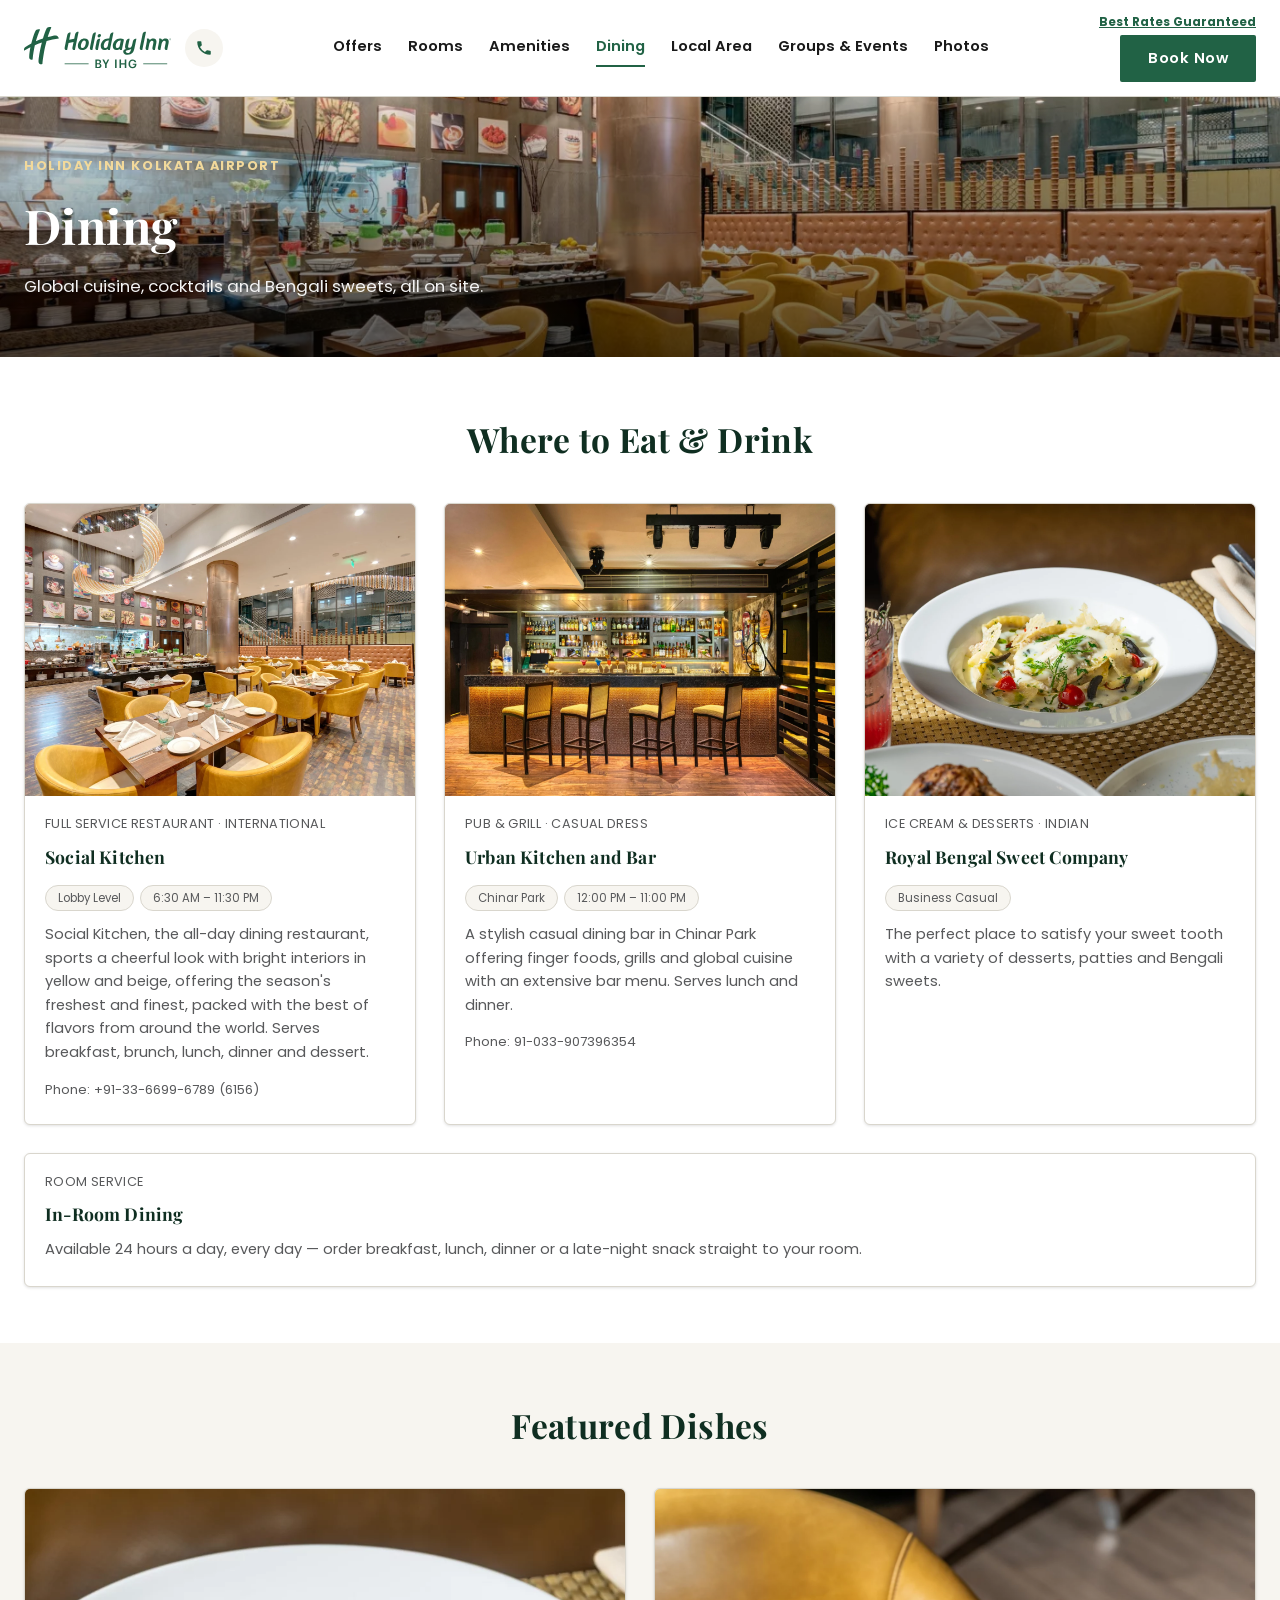
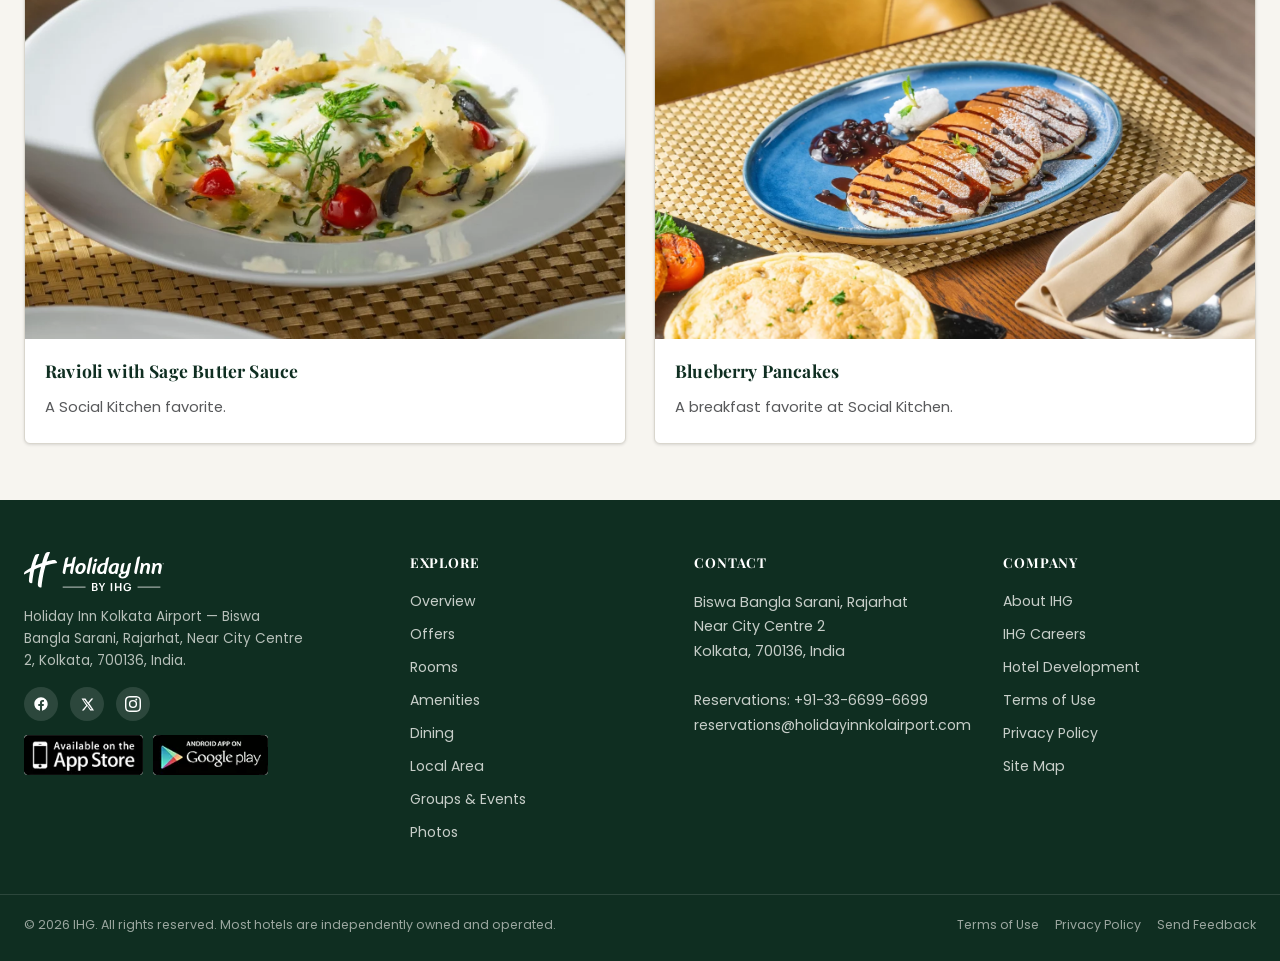
<file: dining.html>
<!DOCTYPE html>
<html lang="en">
<head>
<!-- Google Tag Manager -->
<script>(function(w,d,s,l,i){w[l]=w[l]||[];w[l].push({'gtm.start':
new Date().getTime(),event:'gtm.js'});var f=d.getElementsByTagName(s)[0],
j=d.createElement(s),dl=l!='dataLayer'?'&l='+l:'';j.async=true;j.src=
'https://www.googletagmanager.com/gtm.js?id='+i+dl;f.parentNode.insertBefore(j,f);
})(window,document,'script','dataLayer','GTM-P3Q3MG9C');</script>
<!-- End Google Tag Manager -->
<meta charset="UTF-8">
<meta name="viewport" content="width=device-width, initial-scale=1.0">
<title>Dining | Holiday Inn Kolkata Airport</title>
<meta name="description" content="Enjoy global cuisine at Social Kitchen, cocktails and grills at Urban Kitchen & Bar, and eggless desserts at Royal Bengal Sweet Company.">
<link rel="icon" href="assets/icons/favicon.png" type="image/png">
<link rel="canonical" href="https://holidayinnkolairport.com/dining.html">
<meta name="robots" content="index, follow">
<meta property="og:type" content="website">
<meta property="og:site_name" content="Holiday Inn Kolkata Airport">
<meta property="og:title" content="Dining | Holiday Inn Kolkata Airport">
<meta property="og:description" content="Enjoy global cuisine at Social Kitchen, cocktails and grills at Urban Kitchen & Bar, and eggless desserts at Royal Bengal Sweet Company.">
<meta property="og:url" content="https://holidayinnkolairport.com/dining.html">
<meta property="og:image" content="https://holidayinnkolairport.com/assets/images/holiday-inn-kolkata-6541707615-2x1.jpg">
<meta name="twitter:card" content="summary_large_image">
<meta name="twitter:title" content="Dining | Holiday Inn Kolkata Airport">
<meta name="twitter:description" content="Enjoy global cuisine at Social Kitchen, cocktails and grills at Urban Kitchen & Bar, and eggless desserts at Royal Bengal Sweet Company.">
<meta name="twitter:image" content="https://holidayinnkolairport.com/assets/images/holiday-inn-kolkata-6541707615-2x1.jpg">
<link rel="preconnect" href="https://fonts.googleapis.com">
<link rel="preconnect" href="https://fonts.gstatic.com" crossorigin>
<link href="https://fonts.googleapis.com/css2?family=Playfair+Display:wght@600;700&family=Poppins:wght@400;500;600;700&display=swap" rel="stylesheet">
<link rel="stylesheet" href="css/styles.css?v=4c091558">

</head>
<body>
<!-- Google Tag Manager (noscript) -->
<noscript><iframe src="https://www.googletagmanager.com/ns.html?id=GTM-P3Q3MG9C"
height="0" width="0" style="display:none;visibility:hidden"></iframe></noscript>
<!-- End Google Tag Manager (noscript) -->

  <a class="skip-link" href="#main">Skip to main content</a>
  <header class="site-header">
    <div class="container header-inner">
      <div class="logo-group">
        <a href="index.html" class="logo-link" aria-label="Holiday Inn Kolkata Airport - Home">
          <img src="assets/icons/hi_logo.svg" alt="Holiday Inn by IHG">
        </a>
        <a href="tel:+913366996699" class="call-link" aria-label="Call Holiday Inn Kolkata Airport">
          <svg viewBox="0 0 24 24" width="18" height="18" fill="currentColor"><path d="M6.62 10.79a15.05 15.05 0 0 0 6.59 6.59l2.2-2.2a1 1 0 0 1 1.02-.24c1.12.37 2.33.57 3.57.57a1 1 0 0 1 1 1V20a1 1 0 0 1-1 1C10.61 21 3 13.39 3 4a1 1 0 0 1 1-1h3.5a1 1 0 0 1 1 1c0 1.24.2 2.45.57 3.57a1 1 0 0 1-.25 1.02l-2.2 2.2Z"/></svg>
        </a>
      </div>
      <nav class="main-nav" aria-label="Primary">
      <a href="offers.html" data-page="offers.html">Offers</a>
      <a href="rooms.html" data-page="rooms.html">Rooms</a>
      <a href="amenities.html" data-page="amenities.html">Amenities</a>
      <a href="dining.html" data-page="dining.html" aria-current="page">Dining</a>
      <a href="local-area.html" data-page="local-area.html">Local Area</a>
      <a href="events.html" data-page="events.html">Groups &amp; Events</a>
      <a href="photos.html" data-page="photos.html">Photos</a>
      </nav>
      <div class="header-cta">
        <button type="button" class="best-rate-link" data-scroll-target="#booking-widget">Best Rates Guaranteed</button>
        <button type="button" class="btn btn-primary" data-scroll-target="#booking-widget">Book Now</button>
      </div>
      <button class="nav-toggle" aria-label="Toggle navigation menu" aria-expanded="false"><span></span></button>
    </div>
  </header>
  <div class="nav-scrim"></div>
  <div class="mobile-book-bar">
    <div class="mbb-label">Best Rates Guaranteed</div>
    <button type="button" class="btn btn-primary btn-block" data-scroll-target="#booking-widget">Book Now</button>
  </div>

<main id="main">

  <section class="hero hero-small" style="background-image:url('assets/images/holiday-inn-kolkata-5002663722-4x3.jpg');">
    <div class="container hero-content">
      <div class="hero-eyebrow">Holiday Inn Kolkata Airport</div>
      <h1>Dining</h1>
      <p class="lead">Global cuisine, cocktails and Bengali sweets, all on site.</p>
    </div>
  </section>




  <section class="section">
    <div class="container">
      <div class="section-head">
        <h2>Where to Eat &amp; Drink</h2>
      </div>
      <div class="grid grid-3">

        <div class="card">
          <img src="assets/images/holiday-inn-kolkata-5002663722-4x3.jpg" alt="Social Kitchen restaurant interior">
          <div class="card-body">
            <span class="meta">Full Service Restaurant &middot; International</span>
            <h3>Social Kitchen</h3>
            <div class="tag-row"><span class="tag">Lobby Level</span><span class="tag">6:30 AM &ndash; 11:30 PM</span></div>
            <p>Social Kitchen, the all-day dining restaurant, sports a cheerful look with bright interiors in yellow
            and beige, offering the season's freshest and finest, packed with the best of flavors from around the
            world. Serves breakfast, brunch, lunch, dinner and dessert.</p>
            <p style="font-size:.82rem;color:var(--hi-grey);">Phone: <a href="tel:+913366996789">+91-33-6699-6789 (6156)</a></p>
          </div>
        </div>

        <div class="card">
          <img src="assets/images/holiday-inn-kolkata-6541708017-4x3.jpg" alt="Urban Kitchen and Bar interior">
          <div class="card-body">
            <span class="meta">Pub &amp; Grill &middot; Casual Dress</span>
            <h3>Urban Kitchen and Bar</h3>
            <div class="tag-row"><span class="tag">Chinar Park</span><span class="tag">12:00 PM &ndash; 11:00 PM</span></div>
            <p>A stylish casual dining bar in Chinar Park offering finger foods, grills and global cuisine with an
            extensive bar menu. Serves lunch and dinner.</p>
            <p style="font-size:.82rem;color:var(--hi-grey);">Phone: 91-033-907396354</p>
          </div>
        </div>

        <div class="card">
          <img src="assets/images/holiday-inn-kolkata-10364318346-4x3.jpg" alt="Desserts at Royal Bengal Sweet Company">
          <div class="card-body">
            <span class="meta">Ice Cream &amp; Desserts &middot; Indian</span>
            <h3>Royal Bengal Sweet Company</h3>
            <div class="tag-row"><span class="tag">Business Casual</span></div>
            <p>The perfect place to satisfy your sweet tooth with a variety of desserts, patties and Bengali sweets.</p>
          </div>
        </div>

      </div>

      <div class="card" style="margin-top:28px;flex-direction:row;">
        <div class="card-body">
          <span class="meta">Room Service</span>
          <h3>In-Room Dining</h3>
          <p>Available 24 hours a day, every day &mdash; order breakfast, lunch, dinner or a late-night snack straight
          to your room.</p>
        </div>
      </div>
    </div>
  </section>

  <section class="section section-alt">
    <div class="container">
      <div class="section-head">
        <h2>Featured Dishes</h2>
      </div>
      <div class="grid grid-2">
        <div class="card">
          <img src="assets/images/holiday-inn-kolkata-10364318346-2x1.jpg" alt="Ravioli with sage butter sauce">
          <div class="card-body"><h3>Ravioli with Sage Butter Sauce</h3><p>A Social Kitchen favorite.</p></div>
        </div>
        <div class="card">
          <img src="assets/images/holiday-inn-kolkata-10364318732-4x3.jpg" alt="Blueberry pancakes">
          <div class="card-body"><h3>Blueberry Pancakes</h3><p>A breakfast favorite at Social Kitchen.</p></div>
        </div>
      </div>
    </div>
  </section>

</main>

  <footer class="site-footer">
    <div class="container footer-top">
      <div class="footer-brand">
        <img src="assets/icons/hi_logo.svg" alt="Holiday Inn by IHG">
        <p>Holiday Inn Kolkata Airport &mdash; Biswa Bangla Sarani, Rajarhat, Near City Centre 2, Kolkata, 700136, India.</p>
        <div class="footer-social">
          <a href="https://www.facebook.com/holidayinnkolairport/" target="_blank" rel="noopener" aria-label="Facebook"><svg viewBox="0 0 24 24" width="16" height="16" fill="currentColor"><path d="M22 12.06C22 6.5 17.52 2 12 2S2 6.5 2 12.06c0 5 3.66 9.15 8.44 9.94v-7.03H7.9v-2.91h2.54V9.85c0-2.5 1.49-3.89 3.78-3.89 1.1 0 2.24.2 2.24.2v2.47h-1.26c-1.24 0-1.63.77-1.63 1.56v1.87h2.78l-.44 2.91h-2.34V22c4.78-.79 8.44-4.94 8.44-9.94Z"/></svg></a>
          <a href="https://x.com/holidayinnkol" target="_blank" rel="noopener" aria-label="X (Twitter)"><svg viewBox="0 0 24 24" width="15" height="15" fill="currentColor"><path d="M18.24 2.5h3.02l-6.6 7.54 7.77 11.46h-6.08l-4.76-6.96-5.45 6.96H2.9l7.05-8.07L2.5 2.5h6.24l4.3 6.38 5.2-6.38Zm-1.06 17.1h1.67L7.13 4.31H5.34l11.84 15.29Z"/></svg></a>
          <a href="https://www.instagram.com/holidayinnkolkataairport/" target="_blank" rel="noopener" aria-label="Instagram"><svg viewBox="0 0 24 24" width="16" height="16" fill="currentColor"><path d="M12 2.16c3.2 0 3.58.01 4.85.07 1.17.05 1.8.24 2.22.41.56.22.96.48 1.38.9.42.42.68.82.9 1.38.17.42.36 1.05.41 2.22.06 1.27.07 1.65.07 4.85s-.01 3.58-.07 4.85c-.05 1.17-.24 1.8-.41 2.22-.22.56-.48.96-.9 1.38-.42.42-.82.68-1.38.9-.42.17-1.05.36-2.22.41-1.27.06-1.64.07-4.85.07s-3.58-.01-4.85-.07c-1.17-.05-1.8-.24-2.22-.41-.56-.22-.96-.48-1.38-.9-.42-.42-.68-.82-.9-1.38-.17-.42-.36-1.05-.41-2.22-.06-1.27-.07-1.64-.07-4.85s.01-3.58.07-4.85c.05-1.17.24-1.8.41-2.22.22-.56.48-.96.9-1.38.42-.42.82-.68 1.38-.9.42-.17 1.05-.36 2.22-.41 1.27-.06 1.65-.07 4.85-.07ZM12 0C8.74 0 8.33.01 7.05.07c-1.28.06-2.15.26-2.91.56-.79.31-1.46.72-2.13 1.39C1.24 2.7.83 3.37.52 4.15c-.3.76-.5 1.63-.56 2.91C-.01 8.33 0 8.74 0 12s.01 3.67.07 4.95c.06 1.28.26 2.15.56 2.91.31.79.72 1.46 1.39 2.13.67.67 1.34 1.08 2.13 1.39.76.3 1.63.5 2.91.56C8.33 23.99 8.74 24 12 24s3.67-.01 4.95-.07c1.28-.06 2.15-.26 2.91-.56.79-.31 1.46-.72 2.13-1.39.67-.67 1.08-1.34 1.39-2.13.3-.76.5-1.63.56-2.91.06-1.28.07-1.69.07-4.95s-.01-3.67-.07-4.95c-.06-1.28-.26-2.15-.56-2.91a5.6 5.6 0 0 0-1.39-2.13A5.6 5.6 0 0 0 19.86.63c-.76-.3-1.63-.5-2.91-.56C15.67.01 15.26 0 12 0Zm0 5.84A6.16 6.16 0 1 0 18.16 12 6.16 6.16 0 0 0 12 5.84Zm0 10.16A4 4 0 1 1 16 12a4 4 0 0 1-4 4Zm6.41-10.85a1.44 1.44 0 1 1-1.44-1.44 1.44 1.44 0 0 1 1.44 1.44Z"/></svg></a>
        </div>
        <div class="footer-badges">
          <a href="https://www.ihg.com/content/us/en/support/mobile" target="_blank" rel="noopener"><img src="assets/icons/app-store-badge.png" alt="Download on the App Store"></a>
          <a href="https://www.ihg.com/content/us/en/support/mobile" target="_blank" rel="noopener"><img src="assets/icons/google-play-badge.png" alt="Get it on Google Play"></a>
        </div>
      </div>
      <div class="footer-col">
        <h4>Explore</h4>
        <ul>
          <li><a href="index.html">Overview</a></li>
          <li><a href="offers.html">Offers</a></li>
          <li><a href="rooms.html">Rooms</a></li>
          <li><a href="amenities.html">Amenities</a></li>
          <li><a href="dining.html">Dining</a></li>
          <li><a href="local-area.html">Local Area</a></li>
          <li><a href="events.html">Groups &amp; Events</a></li>
          <li><a href="photos.html">Photos</a></li>
        </ul>
      </div>
      <div class="footer-col">
        <h4>Contact</h4>
        <address>
          Biswa Bangla Sarani, Rajarhat<br>Near City Centre 2<br>Kolkata, 700136, India<br><br>
          Reservations: <a href="tel:+913366996699">+91-33-6699-6699</a><br>
          <a href="mailto:reservations@holidayinnkolairport.com">reservations@holidayinnkolairport.com</a>
        </address>
      </div>
      <div class="footer-col">
        <h4>Company</h4>
        <ul>
          <li><a href="https://www.ihg.com/content/us/en/about/brands" target="_blank" rel="noopener">About IHG</a></li>
          <li><a href="https://careers.ihg.com/en/" target="_blank" rel="noopener">IHG Careers</a></li>
          <li><a href="https://development.ihg.com/" target="_blank" rel="noopener">Hotel Development</a></li>
          <li><a href="https://www.ihg.com/content/us/en/customer-care/tc" target="_blank" rel="noopener">Terms of Use</a></li>
          <li><a href="https://www.ihg.com/content/us/en/customer-care/privacy-and-cookie-center" target="_blank" rel="noopener">Privacy Policy</a></li>
          <li><a href="https://www.ihg.com/holidayinn/content/us/en/support/site-map" target="_blank" rel="noopener">Site Map</a></li>
        </ul>
      </div>
    </div>
    <div class="container footer-bottom">
      <span>&copy; 2026 IHG. All rights reserved. Most hotels are independently owned and operated.</span>
      <ul>
        <li><a href="https://www.ihg.com/content/us/en/customer-care/tc" target="_blank" rel="noopener">Terms of Use</a></li>
        <li><a href="https://www.ihg.com/content/us/en/customer-care/privacy-and-cookie-center" target="_blank" rel="noopener">Privacy Policy</a></li>
        <li><a href="mailto:ai@thejaingroup.com">Send Feedback</a></li>
      </ul>
    </div>
  </footer>


  <div class="modal-overlay" id="booking-modal">
    <div class="modal-box" role="dialog" aria-modal="true" aria-labelledby="modal-title">
      <button type="button" class="modal-close" aria-label="Close">&times;</button>
      <h2 id="modal-title">Complete Your Enquiry</h2>
      <p class="modal-sub">Tell us a little about your stay and our reservations team will confirm availability and the best rate for you.</p>
      <div class="form-summary"></div>
      <form novalidate method="POST" id="enquiry-form">
        <input type="hidden" name="_subject" value="New Enquiry - Holiday Inn Kolkata Airport">
        <input type="hidden" name="_template" value="table">
        <input type="hidden" name="_captcha" value="false">
        <input type="text" name="_honey" style="display:none" tabindex="-1" autocomplete="off">
        <input type="hidden" name="_next" value="">
        <input type="hidden" name="_cc" value="" data-field="_cc">
        <input type="hidden" name="Enquiry Type" data-field="enquiry_type">
        <input type="hidden" name="Arrival Date" data-field="arrival">
        <input type="hidden" name="Departure Date" data-field="departure">
        <input type="hidden" name="Rooms" data-field="rooms">
        <input type="hidden" name="Guests" data-field="guests">
        <input type="hidden" name="Interested In" data-field="interested_in">
        <input type="hidden" name="Submitted From Page" data-field="page">
        <p class="form-error"></p>
        <div class="form-group">
          <label for="f-name">Full Name *</label>
          <input type="text" id="f-name" name="Full Name" data-field="name" autocomplete="name" placeholder="e.g. Priya Sharma" required>
          <p class="field-error" data-for="name"></p>
        </div>
        <div class="form-group">
          <label for="f-phone">Phone Number *</label>
          <input type="tel" id="f-phone" name="Phone Number" data-field="phone" autocomplete="tel" inputmode="numeric" maxlength="10" placeholder="e.g. 9876543210" required>
          <p class="field-error" data-for="phone"></p>
        </div>
        <div class="form-group">
          <label for="f-email">Email Address *</label>
          <input type="email" id="f-email" name="Email Address" data-field="email" autocomplete="email" placeholder="e.g. you@example.com" required>
          <p class="field-error" data-for="email"></p>
        </div>
        <div class="agreement">
          <input type="checkbox" id="f-agree" data-field="agree" checked required>
          <label for="f-agree">I agree to be contacted by Holiday Inn Kolkata Airport by phone, SMS or email about this enquiry. *</label>
        </div>
        <button type="submit" class="btn btn-primary btn-block">Book Now</button>
        <p class="form-status"></p>
      </form>
    </div>
  </div>


<script src="js/config.js?v=88fec922"></script>
<script src="js/main.js?v=88fec922"></script>
</body>
</html>
</file>
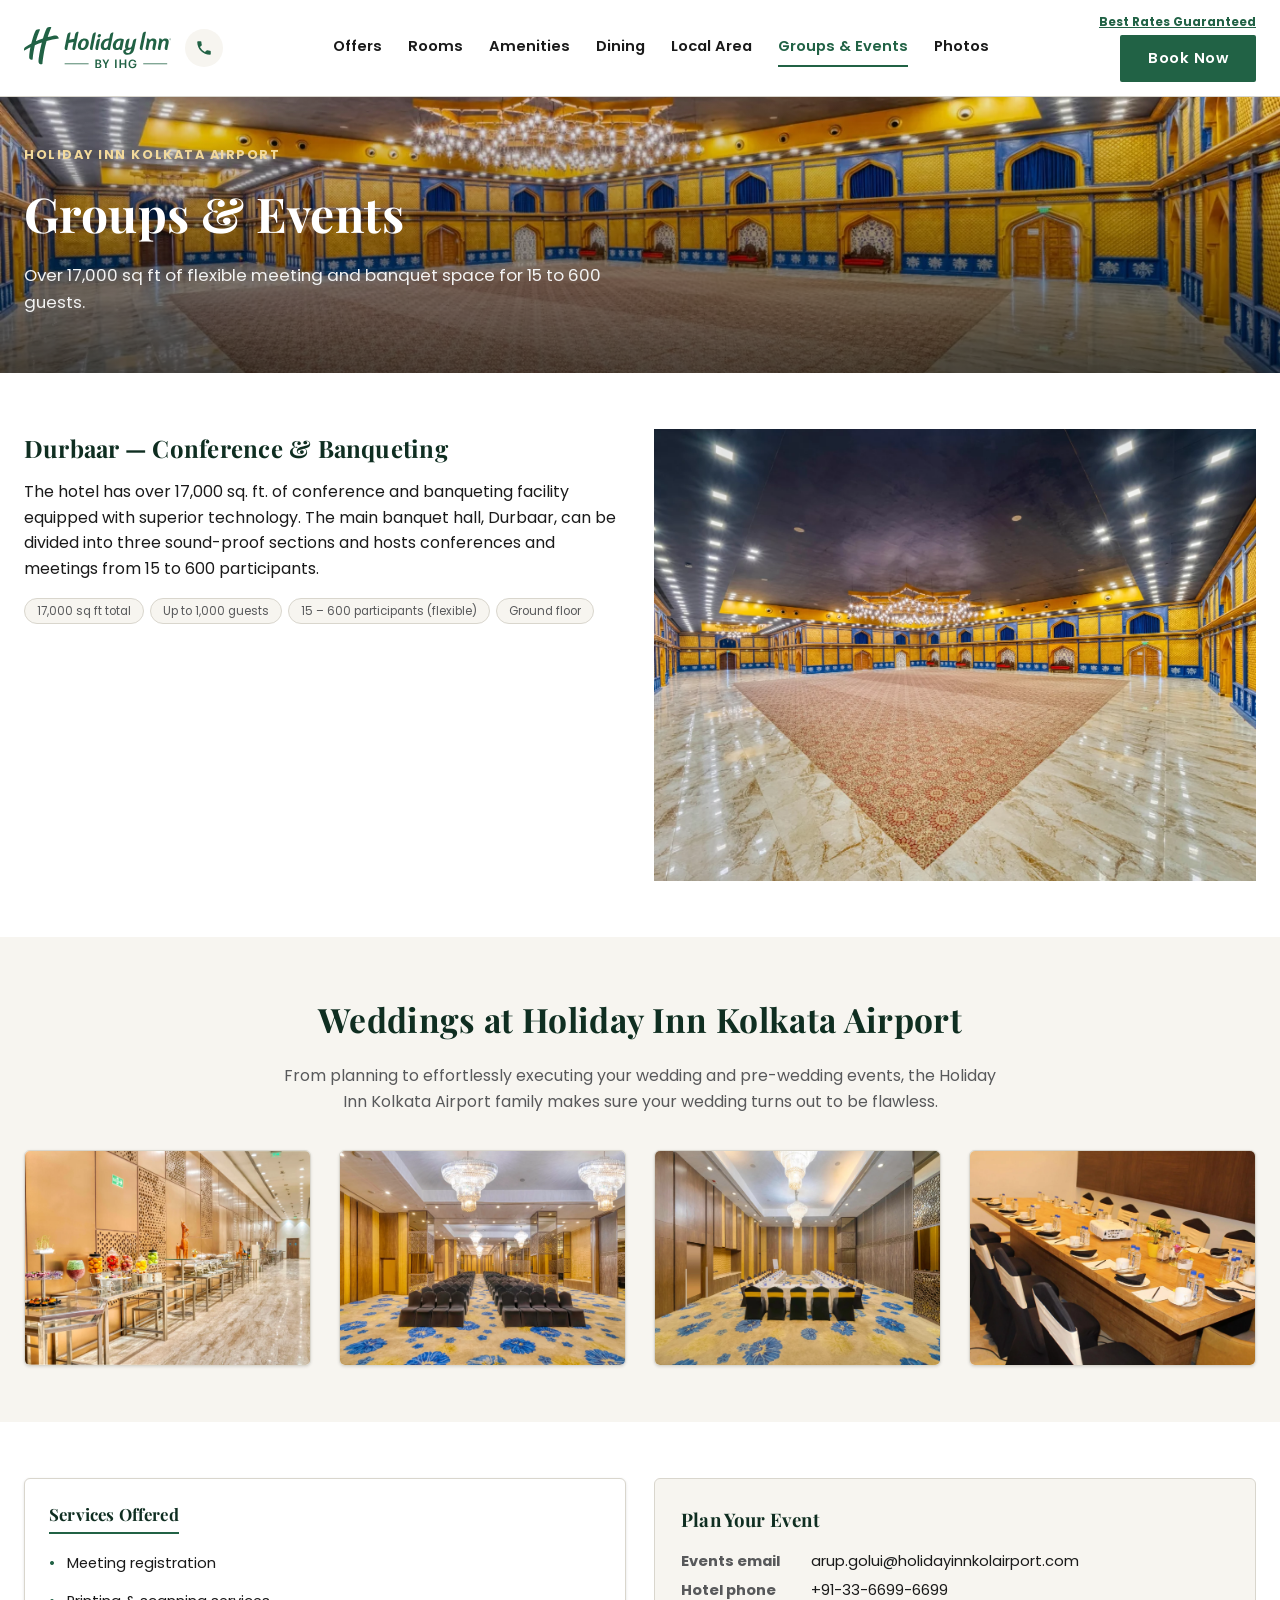
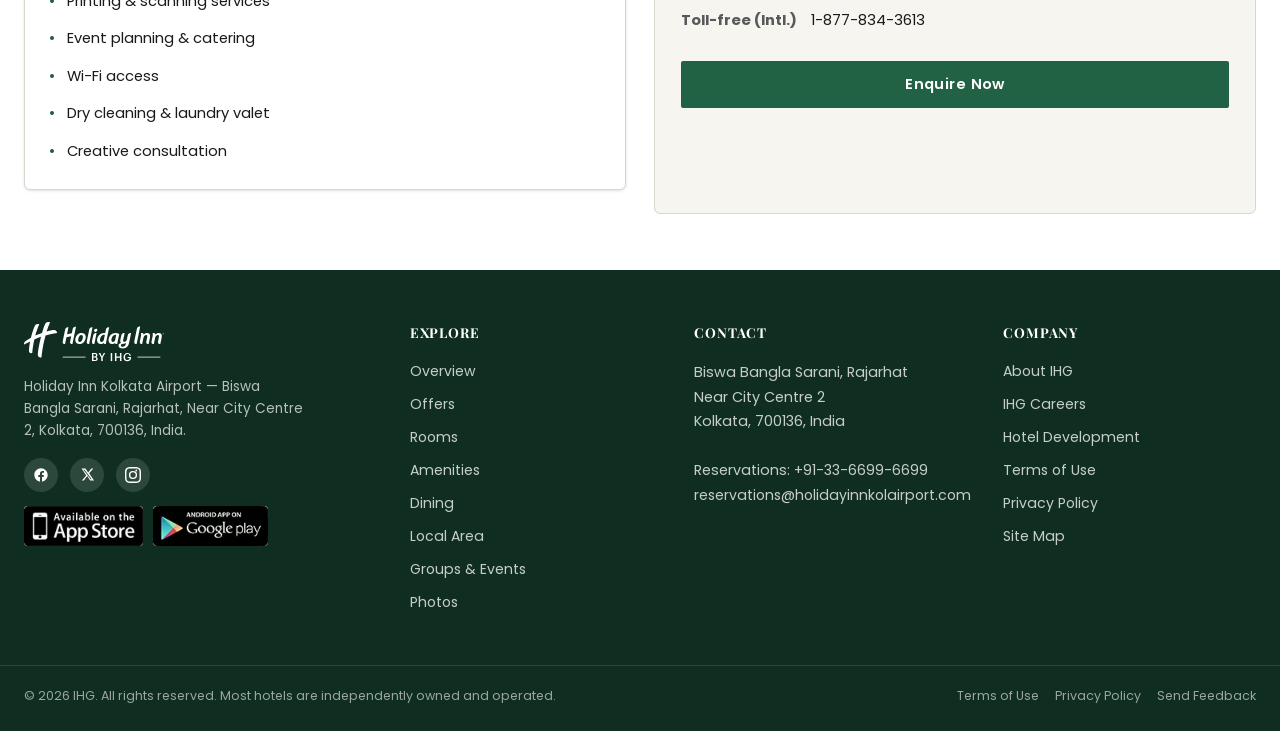
<file: events.html>
<!DOCTYPE html>
<html lang="en">
<head>
<!-- Google Tag Manager -->
<script>(function(w,d,s,l,i){w[l]=w[l]||[];w[l].push({'gtm.start':
new Date().getTime(),event:'gtm.js'});var f=d.getElementsByTagName(s)[0],
j=d.createElement(s),dl=l!='dataLayer'?'&l='+l:'';j.async=true;j.src=
'https://www.googletagmanager.com/gtm.js?id='+i+dl;f.parentNode.insertBefore(j,f);
})(window,document,'script','dataLayer','GTM-P3Q3MG9C');</script>
<!-- End Google Tag Manager -->
<meta charset="UTF-8">
<meta name="viewport" content="width=device-width, initial-scale=1.0">
<title>Meeting Rooms &amp; Events | Holiday Inn Kolkata Airport</title>
<meta name="description" content="Over 17,000 sq ft of conference and banqueting facilities at Holiday Inn Kolkata Airport, hosting from 15 to 600 participants.">
<link rel="icon" href="assets/icons/favicon.png" type="image/png">
<link rel="canonical" href="https://holidayinnkolairport.com/events.html">
<meta name="robots" content="index, follow">
<meta property="og:type" content="website">
<meta property="og:site_name" content="Holiday Inn Kolkata Airport">
<meta property="og:title" content="Meeting Rooms &amp; Events | Holiday Inn Kolkata Airport">
<meta property="og:description" content="Over 17,000 sq ft of conference and banqueting facilities at Holiday Inn Kolkata Airport, hosting from 15 to 600 participants.">
<meta property="og:url" content="https://holidayinnkolairport.com/events.html">
<meta property="og:image" content="https://holidayinnkolairport.com/assets/images/holiday-inn-kolkata-6541707615-2x1.jpg">
<meta name="twitter:card" content="summary_large_image">
<meta name="twitter:title" content="Meeting Rooms &amp; Events | Holiday Inn Kolkata Airport">
<meta name="twitter:description" content="Over 17,000 sq ft of conference and banqueting facilities at Holiday Inn Kolkata Airport, hosting from 15 to 600 participants.">
<meta name="twitter:image" content="https://holidayinnkolairport.com/assets/images/holiday-inn-kolkata-6541707615-2x1.jpg">
<link rel="preconnect" href="https://fonts.googleapis.com">
<link rel="preconnect" href="https://fonts.gstatic.com" crossorigin>
<link href="https://fonts.googleapis.com/css2?family=Playfair+Display:wght@600;700&family=Poppins:wght@400;500;600;700&display=swap" rel="stylesheet">
<link rel="stylesheet" href="css/styles.css?v=4c091558">

</head>
<body>
<!-- Google Tag Manager (noscript) -->
<noscript><iframe src="https://www.googletagmanager.com/ns.html?id=GTM-P3Q3MG9C"
height="0" width="0" style="display:none;visibility:hidden"></iframe></noscript>
<!-- End Google Tag Manager (noscript) -->

  <a class="skip-link" href="#main">Skip to main content</a>
  <header class="site-header">
    <div class="container header-inner">
      <div class="logo-group">
        <a href="index.html" class="logo-link" aria-label="Holiday Inn Kolkata Airport - Home">
          <img src="assets/icons/hi_logo.svg" alt="Holiday Inn by IHG">
        </a>
        <a href="tel:+913366996699" class="call-link" aria-label="Call Holiday Inn Kolkata Airport">
          <svg viewBox="0 0 24 24" width="18" height="18" fill="currentColor"><path d="M6.62 10.79a15.05 15.05 0 0 0 6.59 6.59l2.2-2.2a1 1 0 0 1 1.02-.24c1.12.37 2.33.57 3.57.57a1 1 0 0 1 1 1V20a1 1 0 0 1-1 1C10.61 21 3 13.39 3 4a1 1 0 0 1 1-1h3.5a1 1 0 0 1 1 1c0 1.24.2 2.45.57 3.57a1 1 0 0 1-.25 1.02l-2.2 2.2Z"/></svg>
        </a>
      </div>
      <nav class="main-nav" aria-label="Primary">
      <a href="offers.html" data-page="offers.html">Offers</a>
      <a href="rooms.html" data-page="rooms.html">Rooms</a>
      <a href="amenities.html" data-page="amenities.html">Amenities</a>
      <a href="dining.html" data-page="dining.html">Dining</a>
      <a href="local-area.html" data-page="local-area.html">Local Area</a>
      <a href="events.html" data-page="events.html" aria-current="page">Groups &amp; Events</a>
      <a href="photos.html" data-page="photos.html">Photos</a>
      </nav>
      <div class="header-cta">
        <button type="button" class="best-rate-link" data-scroll-target="#booking-widget">Best Rates Guaranteed</button>
        <button type="button" class="btn btn-primary" data-scroll-target="#booking-widget">Book Now</button>
      </div>
      <button class="nav-toggle" aria-label="Toggle navigation menu" aria-expanded="false"><span></span></button>
    </div>
  </header>
  <div class="nav-scrim"></div>
  <div class="mobile-book-bar">
    <div class="mbb-label">Best Rates Guaranteed</div>
    <button type="button" class="btn btn-primary btn-block" data-scroll-target="#booking-widget">Book Now</button>
  </div>

<main id="main">

  <section class="hero hero-small" style="background-image:url('assets/images/holiday-inn-kolkata-6541707581-4x3.jpg');">
    <div class="container hero-content">
      <div class="hero-eyebrow">Holiday Inn Kolkata Airport</div>
      <h1>Groups &amp; Events</h1>
      <p class="lead">Over 17,000 sq ft of flexible meeting and banquet space for 15 to 600 guests.</p>
    </div>
  </section>




  <section class="section">
    <div class="container">
      <div class="grid grid-2">
        <div>
          <h2>Durbaar &mdash; Conference &amp; Banqueting</h2>
          <p>The hotel has over 17,000 sq. ft. of conference and banqueting facility equipped with superior
          technology. The main banquet hall, Durbaar, can be divided into three sound-proof sections and hosts
          conferences and meetings from 15 to 600 participants.</p>
          <div class="tag-row">
            <span class="tag">17,000 sq ft total</span>
            <span class="tag">Up to 1,000 guests</span>
            <span class="tag">15 &ndash; 600 participants (flexible)</span>
            <span class="tag">Ground floor</span>
          </div>
        </div>
        <img src="assets/images/holiday-inn-kolkata-6541707581-4x3.jpg" alt="Durbaar banquet hall">
      </div>
    </div>
  </section>

  <section class="section section-alt">
    <div class="container">
      <div class="section-head">
        <h2>Weddings at Holiday Inn Kolkata Airport</h2>
        <p>From planning to effortlessly executing your wedding and pre-wedding events, the Holiday Inn Kolkata
        Airport family makes sure your wedding turns out to be flawless.</p>
      </div>
      <div class="grid grid-4">
        <div class="card"><img src="assets/images/holiday-inn-kolkata-6541706330-4x3.jpg" alt="ONYX event space"></div>
        <div class="card"><img src="assets/images/holiday-inn-kolkata-6541859020-4x3.jpg" alt="Onyx - for special events and conferences"></div>
        <div class="card"><img src="assets/images/holiday-inn-kolkata-6541876653-4x3.jpg" alt="Conference room setup"></div>
        <div class="card"><img src="assets/images/holiday-inn-kolkata-10118259478-4x3.jpg" alt="Senate meeting space"></div>
      </div>
    </div>
  </section>

  <section class="section">
    <div class="container">
      <div class="grid grid-2">
        <div class="amenity-block">
          <h3>Services Offered</h3>
          <ul class="amenity-list" style="grid-template-columns:1fr;">
            <li>Meeting registration</li><li>Printing &amp; scanning services</li>
            <li>Event planning &amp; catering</li><li>Wi-Fi access</li>
            <li>Dry cleaning &amp; laundry valet</li><li>Creative consultation</li>
          </ul>
        </div>
        <div class="contact-card">
          <h3>Plan Your Event</h3>
          <dl>
            <dt>Events email</dt><dd><a href="mailto:arup.golui@holidayinnkolairport.com">arup.golui@holidayinnkolairport.com</a></dd>
            <dt>Hotel phone</dt><dd><a href="tel:+913366996699">+91-33-6699-6699</a></dd>
            <dt>Toll-free (Intl.)</dt><dd><a href="tel:18778343613">1-877-834-3613</a></dd>
          </dl>
          <button type="button" class="btn btn-primary btn-block" style="margin-top:14px;" data-enquiry-direct="Groups &amp; Events">Enquire Now</button>
        </div>
      </div>
    </div>
  </section>

</main>

  <footer class="site-footer">
    <div class="container footer-top">
      <div class="footer-brand">
        <img src="assets/icons/hi_logo.svg" alt="Holiday Inn by IHG">
        <p>Holiday Inn Kolkata Airport &mdash; Biswa Bangla Sarani, Rajarhat, Near City Centre 2, Kolkata, 700136, India.</p>
        <div class="footer-social">
          <a href="https://www.facebook.com/holidayinnkolairport/" target="_blank" rel="noopener" aria-label="Facebook"><svg viewBox="0 0 24 24" width="16" height="16" fill="currentColor"><path d="M22 12.06C22 6.5 17.52 2 12 2S2 6.5 2 12.06c0 5 3.66 9.15 8.44 9.94v-7.03H7.9v-2.91h2.54V9.85c0-2.5 1.49-3.89 3.78-3.89 1.1 0 2.24.2 2.24.2v2.47h-1.26c-1.24 0-1.63.77-1.63 1.56v1.87h2.78l-.44 2.91h-2.34V22c4.78-.79 8.44-4.94 8.44-9.94Z"/></svg></a>
          <a href="https://x.com/holidayinnkol" target="_blank" rel="noopener" aria-label="X (Twitter)"><svg viewBox="0 0 24 24" width="15" height="15" fill="currentColor"><path d="M18.24 2.5h3.02l-6.6 7.54 7.77 11.46h-6.08l-4.76-6.96-5.45 6.96H2.9l7.05-8.07L2.5 2.5h6.24l4.3 6.38 5.2-6.38Zm-1.06 17.1h1.67L7.13 4.31H5.34l11.84 15.29Z"/></svg></a>
          <a href="https://www.instagram.com/holidayinnkolkataairport/" target="_blank" rel="noopener" aria-label="Instagram"><svg viewBox="0 0 24 24" width="16" height="16" fill="currentColor"><path d="M12 2.16c3.2 0 3.58.01 4.85.07 1.17.05 1.8.24 2.22.41.56.22.96.48 1.38.9.42.42.68.82.9 1.38.17.42.36 1.05.41 2.22.06 1.27.07 1.65.07 4.85s-.01 3.58-.07 4.85c-.05 1.17-.24 1.8-.41 2.22-.22.56-.48.96-.9 1.38-.42.42-.82.68-1.38.9-.42.17-1.05.36-2.22.41-1.27.06-1.64.07-4.85.07s-3.58-.01-4.85-.07c-1.17-.05-1.8-.24-2.22-.41-.56-.22-.96-.48-1.38-.9-.42-.42-.68-.82-.9-1.38-.17-.42-.36-1.05-.41-2.22-.06-1.27-.07-1.64-.07-4.85s.01-3.58.07-4.85c.05-1.17.24-1.8.41-2.22.22-.56.48-.96.9-1.38.42-.42.82-.68 1.38-.9.42-.17 1.05-.36 2.22-.41 1.27-.06 1.65-.07 4.85-.07ZM12 0C8.74 0 8.33.01 7.05.07c-1.28.06-2.15.26-2.91.56-.79.31-1.46.72-2.13 1.39C1.24 2.7.83 3.37.52 4.15c-.3.76-.5 1.63-.56 2.91C-.01 8.33 0 8.74 0 12s.01 3.67.07 4.95c.06 1.28.26 2.15.56 2.91.31.79.72 1.46 1.39 2.13.67.67 1.34 1.08 2.13 1.39.76.3 1.63.5 2.91.56C8.33 23.99 8.74 24 12 24s3.67-.01 4.95-.07c1.28-.06 2.15-.26 2.91-.56.79-.31 1.46-.72 2.13-1.39.67-.67 1.08-1.34 1.39-2.13.3-.76.5-1.63.56-2.91.06-1.28.07-1.69.07-4.95s-.01-3.67-.07-4.95c-.06-1.28-.26-2.15-.56-2.91a5.6 5.6 0 0 0-1.39-2.13A5.6 5.6 0 0 0 19.86.63c-.76-.3-1.63-.5-2.91-.56C15.67.01 15.26 0 12 0Zm0 5.84A6.16 6.16 0 1 0 18.16 12 6.16 6.16 0 0 0 12 5.84Zm0 10.16A4 4 0 1 1 16 12a4 4 0 0 1-4 4Zm6.41-10.85a1.44 1.44 0 1 1-1.44-1.44 1.44 1.44 0 0 1 1.44 1.44Z"/></svg></a>
        </div>
        <div class="footer-badges">
          <a href="https://www.ihg.com/content/us/en/support/mobile" target="_blank" rel="noopener"><img src="assets/icons/app-store-badge.png" alt="Download on the App Store"></a>
          <a href="https://www.ihg.com/content/us/en/support/mobile" target="_blank" rel="noopener"><img src="assets/icons/google-play-badge.png" alt="Get it on Google Play"></a>
        </div>
      </div>
      <div class="footer-col">
        <h4>Explore</h4>
        <ul>
          <li><a href="index.html">Overview</a></li>
          <li><a href="offers.html">Offers</a></li>
          <li><a href="rooms.html">Rooms</a></li>
          <li><a href="amenities.html">Amenities</a></li>
          <li><a href="dining.html">Dining</a></li>
          <li><a href="local-area.html">Local Area</a></li>
          <li><a href="events.html">Groups &amp; Events</a></li>
          <li><a href="photos.html">Photos</a></li>
        </ul>
      </div>
      <div class="footer-col">
        <h4>Contact</h4>
        <address>
          Biswa Bangla Sarani, Rajarhat<br>Near City Centre 2<br>Kolkata, 700136, India<br><br>
          Reservations: <a href="tel:+913366996699">+91-33-6699-6699</a><br>
          <a href="mailto:reservations@holidayinnkolairport.com">reservations@holidayinnkolairport.com</a>
        </address>
      </div>
      <div class="footer-col">
        <h4>Company</h4>
        <ul>
          <li><a href="https://www.ihg.com/content/us/en/about/brands" target="_blank" rel="noopener">About IHG</a></li>
          <li><a href="https://careers.ihg.com/en/" target="_blank" rel="noopener">IHG Careers</a></li>
          <li><a href="https://development.ihg.com/" target="_blank" rel="noopener">Hotel Development</a></li>
          <li><a href="https://www.ihg.com/content/us/en/customer-care/tc" target="_blank" rel="noopener">Terms of Use</a></li>
          <li><a href="https://www.ihg.com/content/us/en/customer-care/privacy-and-cookie-center" target="_blank" rel="noopener">Privacy Policy</a></li>
          <li><a href="https://www.ihg.com/holidayinn/content/us/en/support/site-map" target="_blank" rel="noopener">Site Map</a></li>
        </ul>
      </div>
    </div>
    <div class="container footer-bottom">
      <span>&copy; 2026 IHG. All rights reserved. Most hotels are independently owned and operated.</span>
      <ul>
        <li><a href="https://www.ihg.com/content/us/en/customer-care/tc" target="_blank" rel="noopener">Terms of Use</a></li>
        <li><a href="https://www.ihg.com/content/us/en/customer-care/privacy-and-cookie-center" target="_blank" rel="noopener">Privacy Policy</a></li>
        <li><a href="mailto:ai@thejaingroup.com">Send Feedback</a></li>
      </ul>
    </div>
  </footer>


  <div class="modal-overlay" id="booking-modal">
    <div class="modal-box" role="dialog" aria-modal="true" aria-labelledby="modal-title">
      <button type="button" class="modal-close" aria-label="Close">&times;</button>
      <h2 id="modal-title">Complete Your Enquiry</h2>
      <p class="modal-sub">Tell us a little about your stay and our reservations team will confirm availability and the best rate for you.</p>
      <div class="form-summary"></div>
      <form novalidate method="POST" id="enquiry-form">
        <input type="hidden" name="_subject" value="New Enquiry - Holiday Inn Kolkata Airport">
        <input type="hidden" name="_template" value="table">
        <input type="hidden" name="_captcha" value="false">
        <input type="text" name="_honey" style="display:none" tabindex="-1" autocomplete="off">
        <input type="hidden" name="_next" value="">
        <input type="hidden" name="_cc" value="" data-field="_cc">
        <input type="hidden" name="Enquiry Type" data-field="enquiry_type">
        <input type="hidden" name="Arrival Date" data-field="arrival">
        <input type="hidden" name="Departure Date" data-field="departure">
        <input type="hidden" name="Rooms" data-field="rooms">
        <input type="hidden" name="Guests" data-field="guests">
        <input type="hidden" name="Interested In" data-field="interested_in">
        <input type="hidden" name="Submitted From Page" data-field="page">
        <p class="form-error"></p>
        <div class="form-group">
          <label for="f-name">Full Name *</label>
          <input type="text" id="f-name" name="Full Name" data-field="name" autocomplete="name" placeholder="e.g. Priya Sharma" required>
          <p class="field-error" data-for="name"></p>
        </div>
        <div class="form-group">
          <label for="f-phone">Phone Number *</label>
          <input type="tel" id="f-phone" name="Phone Number" data-field="phone" autocomplete="tel" inputmode="numeric" maxlength="10" placeholder="e.g. 9876543210" required>
          <p class="field-error" data-for="phone"></p>
        </div>
        <div class="form-group">
          <label for="f-email">Email Address *</label>
          <input type="email" id="f-email" name="Email Address" data-field="email" autocomplete="email" placeholder="e.g. you@example.com" required>
          <p class="field-error" data-for="email"></p>
        </div>
        <div class="agreement">
          <input type="checkbox" id="f-agree" data-field="agree" checked required>
          <label for="f-agree">I agree to be contacted by Holiday Inn Kolkata Airport by phone, SMS or email about this enquiry. *</label>
        </div>
        <button type="submit" class="btn btn-primary btn-block">Book Now</button>
        <p class="form-status"></p>
      </form>
    </div>
  </div>


<script src="js/config.js?v=88fec922"></script>
<script src="js/main.js?v=88fec922"></script>
</body>
</html>
</file>
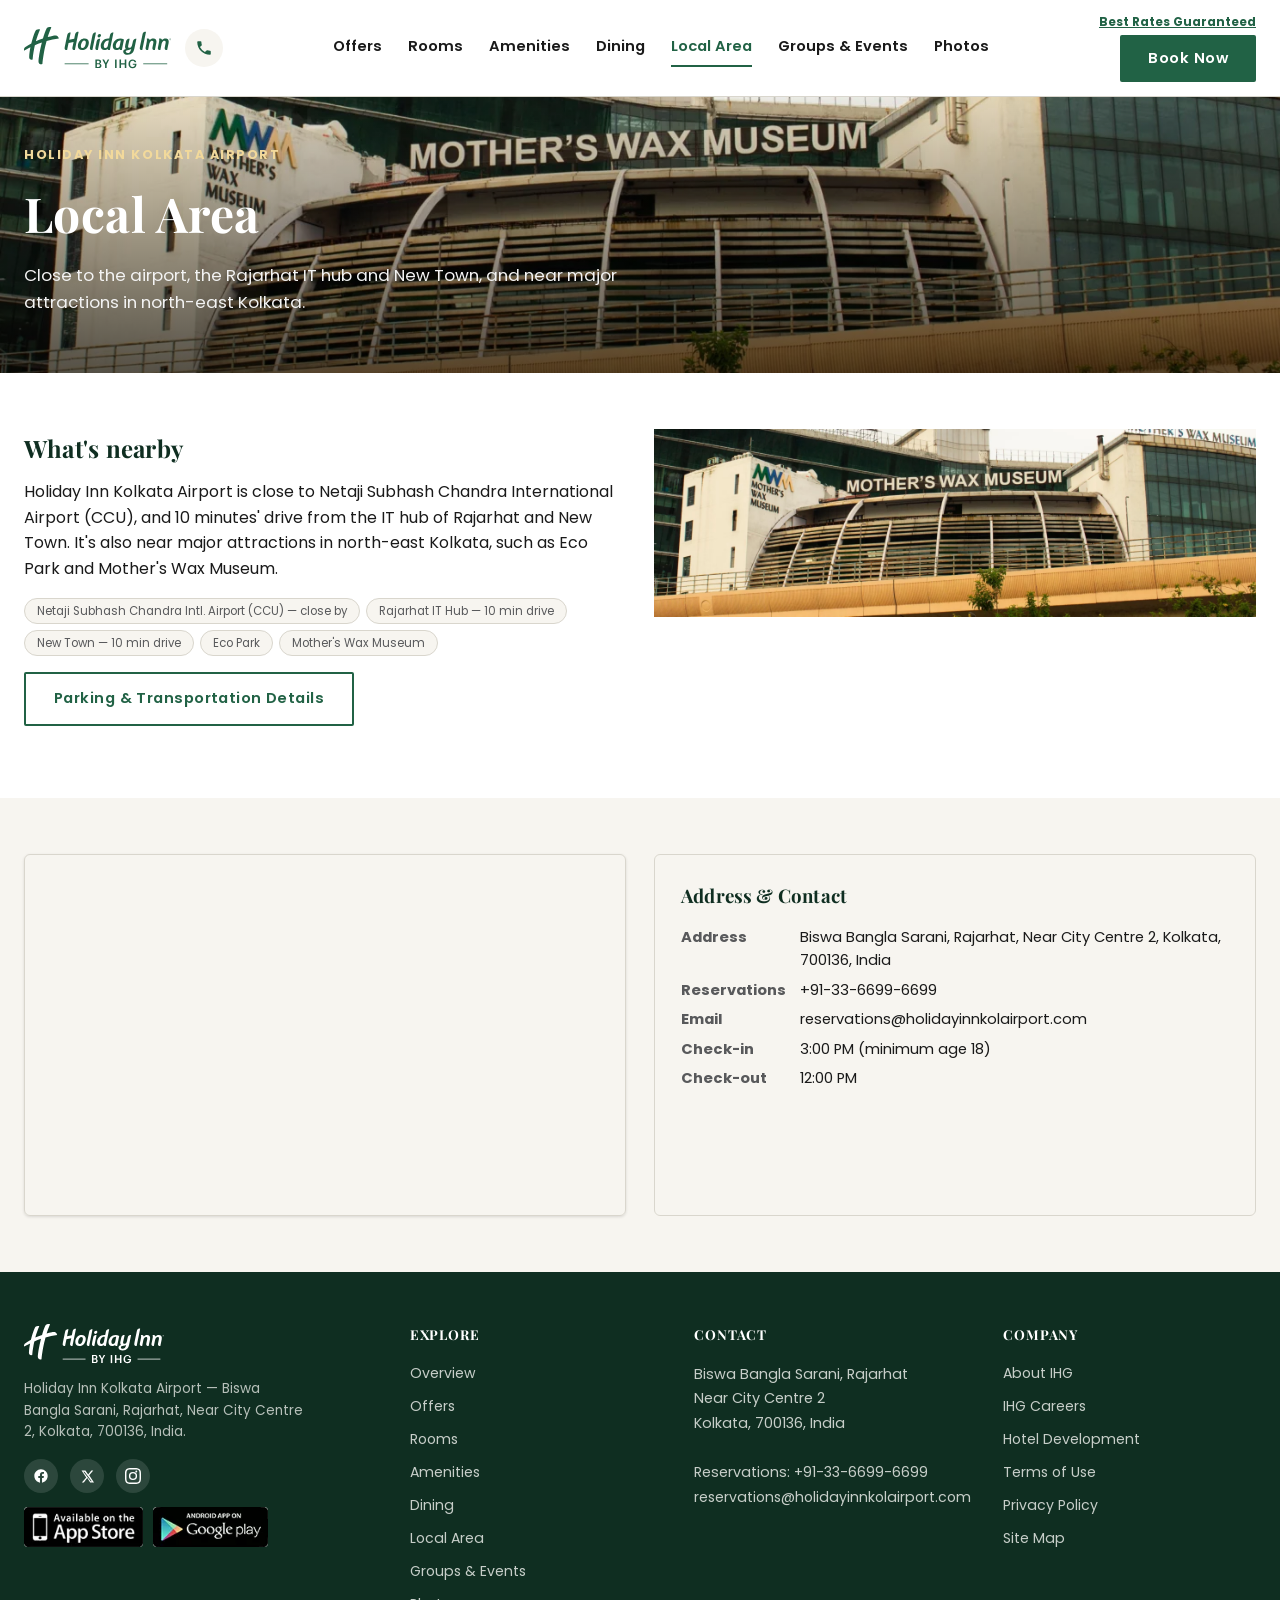
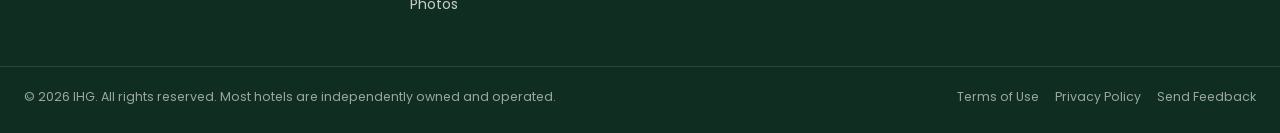
<file: local-area.html>
<!DOCTYPE html>
<html lang="en">
<head>
<!-- Google Tag Manager -->
<script>(function(w,d,s,l,i){w[l]=w[l]||[];w[l].push({'gtm.start':
new Date().getTime(),event:'gtm.js'});var f=d.getElementsByTagName(s)[0],
j=d.createElement(s),dl=l!='dataLayer'?'&l='+l:'';j.async=true;j.src=
'https://www.googletagmanager.com/gtm.js?id='+i+dl;f.parentNode.insertBefore(j,f);
})(window,document,'script','dataLayer','GTM-P3Q3MG9C');</script>
<!-- End Google Tag Manager -->
<meta charset="UTF-8">
<meta name="viewport" content="width=device-width, initial-scale=1.0">
<title>Local Area | Holiday Inn Kolkata Airport</title>
<meta name="description" content="Holiday Inn Kolkata Airport is close to Netaji Subhash Chandra International Airport, Rajarhat IT hub, New Town, Eco Park and Mother's Wax Museum.">
<link rel="icon" href="assets/icons/favicon.png" type="image/png">
<link rel="canonical" href="https://holidayinnkolairport.com/local-area.html">
<meta name="robots" content="index, follow">
<meta property="og:type" content="website">
<meta property="og:site_name" content="Holiday Inn Kolkata Airport">
<meta property="og:title" content="Local Area | Holiday Inn Kolkata Airport">
<meta property="og:description" content="Holiday Inn Kolkata Airport is close to Netaji Subhash Chandra International Airport, Rajarhat IT hub, New Town, Eco Park and Mother's Wax Museum.">
<meta property="og:url" content="https://holidayinnkolairport.com/local-area.html">
<meta property="og:image" content="https://holidayinnkolairport.com/assets/images/holiday-inn-kolkata-6541707615-2x1.jpg">
<meta name="twitter:card" content="summary_large_image">
<meta name="twitter:title" content="Local Area | Holiday Inn Kolkata Airport">
<meta name="twitter:description" content="Holiday Inn Kolkata Airport is close to Netaji Subhash Chandra International Airport, Rajarhat IT hub, New Town, Eco Park and Mother's Wax Museum.">
<meta name="twitter:image" content="https://holidayinnkolairport.com/assets/images/holiday-inn-kolkata-6541707615-2x1.jpg">
<link rel="preconnect" href="https://fonts.googleapis.com">
<link rel="preconnect" href="https://fonts.gstatic.com" crossorigin>
<link href="https://fonts.googleapis.com/css2?family=Playfair+Display:wght@600;700&family=Poppins:wght@400;500;600;700&display=swap" rel="stylesheet">
<link rel="stylesheet" href="css/styles.css?v=4c091558">

</head>
<body>
<!-- Google Tag Manager (noscript) -->
<noscript><iframe src="https://www.googletagmanager.com/ns.html?id=GTM-P3Q3MG9C"
height="0" width="0" style="display:none;visibility:hidden"></iframe></noscript>
<!-- End Google Tag Manager (noscript) -->

  <a class="skip-link" href="#main">Skip to main content</a>
  <header class="site-header">
    <div class="container header-inner">
      <div class="logo-group">
        <a href="index.html" class="logo-link" aria-label="Holiday Inn Kolkata Airport - Home">
          <img src="assets/icons/hi_logo.svg" alt="Holiday Inn by IHG">
        </a>
        <a href="tel:+913366996699" class="call-link" aria-label="Call Holiday Inn Kolkata Airport">
          <svg viewBox="0 0 24 24" width="18" height="18" fill="currentColor"><path d="M6.62 10.79a15.05 15.05 0 0 0 6.59 6.59l2.2-2.2a1 1 0 0 1 1.02-.24c1.12.37 2.33.57 3.57.57a1 1 0 0 1 1 1V20a1 1 0 0 1-1 1C10.61 21 3 13.39 3 4a1 1 0 0 1 1-1h3.5a1 1 0 0 1 1 1c0 1.24.2 2.45.57 3.57a1 1 0 0 1-.25 1.02l-2.2 2.2Z"/></svg>
        </a>
      </div>
      <nav class="main-nav" aria-label="Primary">
      <a href="offers.html" data-page="offers.html">Offers</a>
      <a href="rooms.html" data-page="rooms.html">Rooms</a>
      <a href="amenities.html" data-page="amenities.html">Amenities</a>
      <a href="dining.html" data-page="dining.html">Dining</a>
      <a href="local-area.html" data-page="local-area.html" aria-current="page">Local Area</a>
      <a href="events.html" data-page="events.html">Groups &amp; Events</a>
      <a href="photos.html" data-page="photos.html">Photos</a>
      </nav>
      <div class="header-cta">
        <button type="button" class="best-rate-link" data-scroll-target="#booking-widget">Best Rates Guaranteed</button>
        <button type="button" class="btn btn-primary" data-scroll-target="#booking-widget">Book Now</button>
      </div>
      <button class="nav-toggle" aria-label="Toggle navigation menu" aria-expanded="false"><span></span></button>
    </div>
  </header>
  <div class="nav-scrim"></div>
  <div class="mobile-book-bar">
    <div class="mbb-label">Best Rates Guaranteed</div>
    <button type="button" class="btn btn-primary btn-block" data-scroll-target="#booking-widget">Book Now</button>
  </div>

<main id="main">

  <section class="hero hero-small" style="background-image:url('assets/images/holiday-inn-kolkata-10464017915-16x5.jpg');">
    <div class="container hero-content">
      <div class="hero-eyebrow">Holiday Inn Kolkata Airport</div>
      <h1>Local Area</h1>
      <p class="lead">Close to the airport, the Rajarhat IT hub and New Town, and near major attractions in north-east Kolkata.</p>
    </div>
  </section>




  <section class="section">
    <div class="container">
      <div class="grid grid-2">
        <div>
          <h2>What's nearby</h2>
          <p>Holiday Inn Kolkata Airport is close to Netaji Subhash Chandra International Airport (CCU), and 10
          minutes' drive from the IT hub of Rajarhat and New Town. It's also near major attractions in north-east
          Kolkata, such as Eco Park and Mother's Wax Museum.</p>
          <div class="tag-row">
            <span class="tag">Netaji Subhash Chandra Intl. Airport (CCU) &mdash; close by</span>
            <span class="tag">Rajarhat IT Hub &mdash; 10 min drive</span>
            <span class="tag">New Town &mdash; 10 min drive</span>
            <span class="tag">Eco Park</span>
            <span class="tag">Mother's Wax Museum</span>
          </div>
          <p style="margin-top:16px;"><a href="amenities.html#parking" class="btn btn-outline">Parking &amp; Transportation Details</a></p>
        </div>
        <img src="assets/images/holiday-inn-kolkata-10464017915-16x5.jpg" alt="Mother's Wax Museum, near Holiday Inn Kolkata Airport">
      </div>
    </div>
  </section>

  <section class="section section-alt">
    <div class="container">
      <div class="grid grid-2">
        <div class="map-wrap">
          <iframe title="Map showing Holiday Inn Kolkata Airport location" loading="lazy"
            src="https://www.google.com/maps?q=Holiday+Inn+Kolkata+Airport,+Biswa+Bangla+Sarani,+Rajarhat,+Kolkata&output=embed"></iframe>
        </div>
        <div class="contact-card">
          <h3>Address &amp; Contact</h3>
          <dl>
            <dt>Address</dt><dd>Biswa Bangla Sarani, Rajarhat, Near City Centre 2, Kolkata, 700136, India</dd>
            <dt>Reservations</dt><dd><a href="tel:+913366996699">+91-33-6699-6699</a></dd>
            <dt>Email</dt><dd><a href="mailto:reservations@holidayinnkolairport.com">reservations@holidayinnkolairport.com</a></dd>
            <dt>Check-in</dt><dd>3:00 PM (minimum age 18)</dd>
            <dt>Check-out</dt><dd>12:00 PM</dd>
          </dl>
        </div>
      </div>
    </div>
  </section>

</main>

  <footer class="site-footer">
    <div class="container footer-top">
      <div class="footer-brand">
        <img src="assets/icons/hi_logo.svg" alt="Holiday Inn by IHG">
        <p>Holiday Inn Kolkata Airport &mdash; Biswa Bangla Sarani, Rajarhat, Near City Centre 2, Kolkata, 700136, India.</p>
        <div class="footer-social">
          <a href="https://www.facebook.com/holidayinnkolairport/" target="_blank" rel="noopener" aria-label="Facebook"><svg viewBox="0 0 24 24" width="16" height="16" fill="currentColor"><path d="M22 12.06C22 6.5 17.52 2 12 2S2 6.5 2 12.06c0 5 3.66 9.15 8.44 9.94v-7.03H7.9v-2.91h2.54V9.85c0-2.5 1.49-3.89 3.78-3.89 1.1 0 2.24.2 2.24.2v2.47h-1.26c-1.24 0-1.63.77-1.63 1.56v1.87h2.78l-.44 2.91h-2.34V22c4.78-.79 8.44-4.94 8.44-9.94Z"/></svg></a>
          <a href="https://x.com/holidayinnkol" target="_blank" rel="noopener" aria-label="X (Twitter)"><svg viewBox="0 0 24 24" width="15" height="15" fill="currentColor"><path d="M18.24 2.5h3.02l-6.6 7.54 7.77 11.46h-6.08l-4.76-6.96-5.45 6.96H2.9l7.05-8.07L2.5 2.5h6.24l4.3 6.38 5.2-6.38Zm-1.06 17.1h1.67L7.13 4.31H5.34l11.84 15.29Z"/></svg></a>
          <a href="https://www.instagram.com/holidayinnkolkataairport/" target="_blank" rel="noopener" aria-label="Instagram"><svg viewBox="0 0 24 24" width="16" height="16" fill="currentColor"><path d="M12 2.16c3.2 0 3.58.01 4.85.07 1.17.05 1.8.24 2.22.41.56.22.96.48 1.38.9.42.42.68.82.9 1.38.17.42.36 1.05.41 2.22.06 1.27.07 1.65.07 4.85s-.01 3.58-.07 4.85c-.05 1.17-.24 1.8-.41 2.22-.22.56-.48.96-.9 1.38-.42.42-.82.68-1.38.9-.42.17-1.05.36-2.22.41-1.27.06-1.64.07-4.85.07s-3.58-.01-4.85-.07c-1.17-.05-1.8-.24-2.22-.41-.56-.22-.96-.48-1.38-.9-.42-.42-.68-.82-.9-1.38-.17-.42-.36-1.05-.41-2.22-.06-1.27-.07-1.64-.07-4.85s.01-3.58.07-4.85c.05-1.17.24-1.8.41-2.22.22-.56.48-.96.9-1.38.42-.42.82-.68 1.38-.9.42-.17 1.05-.36 2.22-.41 1.27-.06 1.65-.07 4.85-.07ZM12 0C8.74 0 8.33.01 7.05.07c-1.28.06-2.15.26-2.91.56-.79.31-1.46.72-2.13 1.39C1.24 2.7.83 3.37.52 4.15c-.3.76-.5 1.63-.56 2.91C-.01 8.33 0 8.74 0 12s.01 3.67.07 4.95c.06 1.28.26 2.15.56 2.91.31.79.72 1.46 1.39 2.13.67.67 1.34 1.08 2.13 1.39.76.3 1.63.5 2.91.56C8.33 23.99 8.74 24 12 24s3.67-.01 4.95-.07c1.28-.06 2.15-.26 2.91-.56.79-.31 1.46-.72 2.13-1.39.67-.67 1.08-1.34 1.39-2.13.3-.76.5-1.63.56-2.91.06-1.28.07-1.69.07-4.95s-.01-3.67-.07-4.95c-.06-1.28-.26-2.15-.56-2.91a5.6 5.6 0 0 0-1.39-2.13A5.6 5.6 0 0 0 19.86.63c-.76-.3-1.63-.5-2.91-.56C15.67.01 15.26 0 12 0Zm0 5.84A6.16 6.16 0 1 0 18.16 12 6.16 6.16 0 0 0 12 5.84Zm0 10.16A4 4 0 1 1 16 12a4 4 0 0 1-4 4Zm6.41-10.85a1.44 1.44 0 1 1-1.44-1.44 1.44 1.44 0 0 1 1.44 1.44Z"/></svg></a>
        </div>
        <div class="footer-badges">
          <a href="https://www.ihg.com/content/us/en/support/mobile" target="_blank" rel="noopener"><img src="assets/icons/app-store-badge.png" alt="Download on the App Store"></a>
          <a href="https://www.ihg.com/content/us/en/support/mobile" target="_blank" rel="noopener"><img src="assets/icons/google-play-badge.png" alt="Get it on Google Play"></a>
        </div>
      </div>
      <div class="footer-col">
        <h4>Explore</h4>
        <ul>
          <li><a href="index.html">Overview</a></li>
          <li><a href="offers.html">Offers</a></li>
          <li><a href="rooms.html">Rooms</a></li>
          <li><a href="amenities.html">Amenities</a></li>
          <li><a href="dining.html">Dining</a></li>
          <li><a href="local-area.html">Local Area</a></li>
          <li><a href="events.html">Groups &amp; Events</a></li>
          <li><a href="photos.html">Photos</a></li>
        </ul>
      </div>
      <div class="footer-col">
        <h4>Contact</h4>
        <address>
          Biswa Bangla Sarani, Rajarhat<br>Near City Centre 2<br>Kolkata, 700136, India<br><br>
          Reservations: <a href="tel:+913366996699">+91-33-6699-6699</a><br>
          <a href="mailto:reservations@holidayinnkolairport.com">reservations@holidayinnkolairport.com</a>
        </address>
      </div>
      <div class="footer-col">
        <h4>Company</h4>
        <ul>
          <li><a href="https://www.ihg.com/content/us/en/about/brands" target="_blank" rel="noopener">About IHG</a></li>
          <li><a href="https://careers.ihg.com/en/" target="_blank" rel="noopener">IHG Careers</a></li>
          <li><a href="https://development.ihg.com/" target="_blank" rel="noopener">Hotel Development</a></li>
          <li><a href="https://www.ihg.com/content/us/en/customer-care/tc" target="_blank" rel="noopener">Terms of Use</a></li>
          <li><a href="https://www.ihg.com/content/us/en/customer-care/privacy-and-cookie-center" target="_blank" rel="noopener">Privacy Policy</a></li>
          <li><a href="https://www.ihg.com/holidayinn/content/us/en/support/site-map" target="_blank" rel="noopener">Site Map</a></li>
        </ul>
      </div>
    </div>
    <div class="container footer-bottom">
      <span>&copy; 2026 IHG. All rights reserved. Most hotels are independently owned and operated.</span>
      <ul>
        <li><a href="https://www.ihg.com/content/us/en/customer-care/tc" target="_blank" rel="noopener">Terms of Use</a></li>
        <li><a href="https://www.ihg.com/content/us/en/customer-care/privacy-and-cookie-center" target="_blank" rel="noopener">Privacy Policy</a></li>
        <li><a href="mailto:ai@thejaingroup.com">Send Feedback</a></li>
      </ul>
    </div>
  </footer>


  <div class="modal-overlay" id="booking-modal">
    <div class="modal-box" role="dialog" aria-modal="true" aria-labelledby="modal-title">
      <button type="button" class="modal-close" aria-label="Close">&times;</button>
      <h2 id="modal-title">Complete Your Enquiry</h2>
      <p class="modal-sub">Tell us a little about your stay and our reservations team will confirm availability and the best rate for you.</p>
      <div class="form-summary"></div>
      <form novalidate method="POST" id="enquiry-form">
        <input type="hidden" name="_subject" value="New Enquiry - Holiday Inn Kolkata Airport">
        <input type="hidden" name="_template" value="table">
        <input type="hidden" name="_captcha" value="false">
        <input type="text" name="_honey" style="display:none" tabindex="-1" autocomplete="off">
        <input type="hidden" name="_next" value="">
        <input type="hidden" name="_cc" value="" data-field="_cc">
        <input type="hidden" name="Enquiry Type" data-field="enquiry_type">
        <input type="hidden" name="Arrival Date" data-field="arrival">
        <input type="hidden" name="Departure Date" data-field="departure">
        <input type="hidden" name="Rooms" data-field="rooms">
        <input type="hidden" name="Guests" data-field="guests">
        <input type="hidden" name="Interested In" data-field="interested_in">
        <input type="hidden" name="Submitted From Page" data-field="page">
        <p class="form-error"></p>
        <div class="form-group">
          <label for="f-name">Full Name *</label>
          <input type="text" id="f-name" name="Full Name" data-field="name" autocomplete="name" placeholder="e.g. Priya Sharma" required>
          <p class="field-error" data-for="name"></p>
        </div>
        <div class="form-group">
          <label for="f-phone">Phone Number *</label>
          <input type="tel" id="f-phone" name="Phone Number" data-field="phone" autocomplete="tel" inputmode="numeric" maxlength="10" placeholder="e.g. 9876543210" required>
          <p class="field-error" data-for="phone"></p>
        </div>
        <div class="form-group">
          <label for="f-email">Email Address *</label>
          <input type="email" id="f-email" name="Email Address" data-field="email" autocomplete="email" placeholder="e.g. you@example.com" required>
          <p class="field-error" data-for="email"></p>
        </div>
        <div class="agreement">
          <input type="checkbox" id="f-agree" data-field="agree" checked required>
          <label for="f-agree">I agree to be contacted by Holiday Inn Kolkata Airport by phone, SMS or email about this enquiry. *</label>
        </div>
        <button type="submit" class="btn btn-primary btn-block">Book Now</button>
        <p class="form-status"></p>
      </form>
    </div>
  </div>


<script src="js/config.js?v=88fec922"></script>
<script src="js/main.js?v=88fec922"></script>
</body>
</html>
</file>
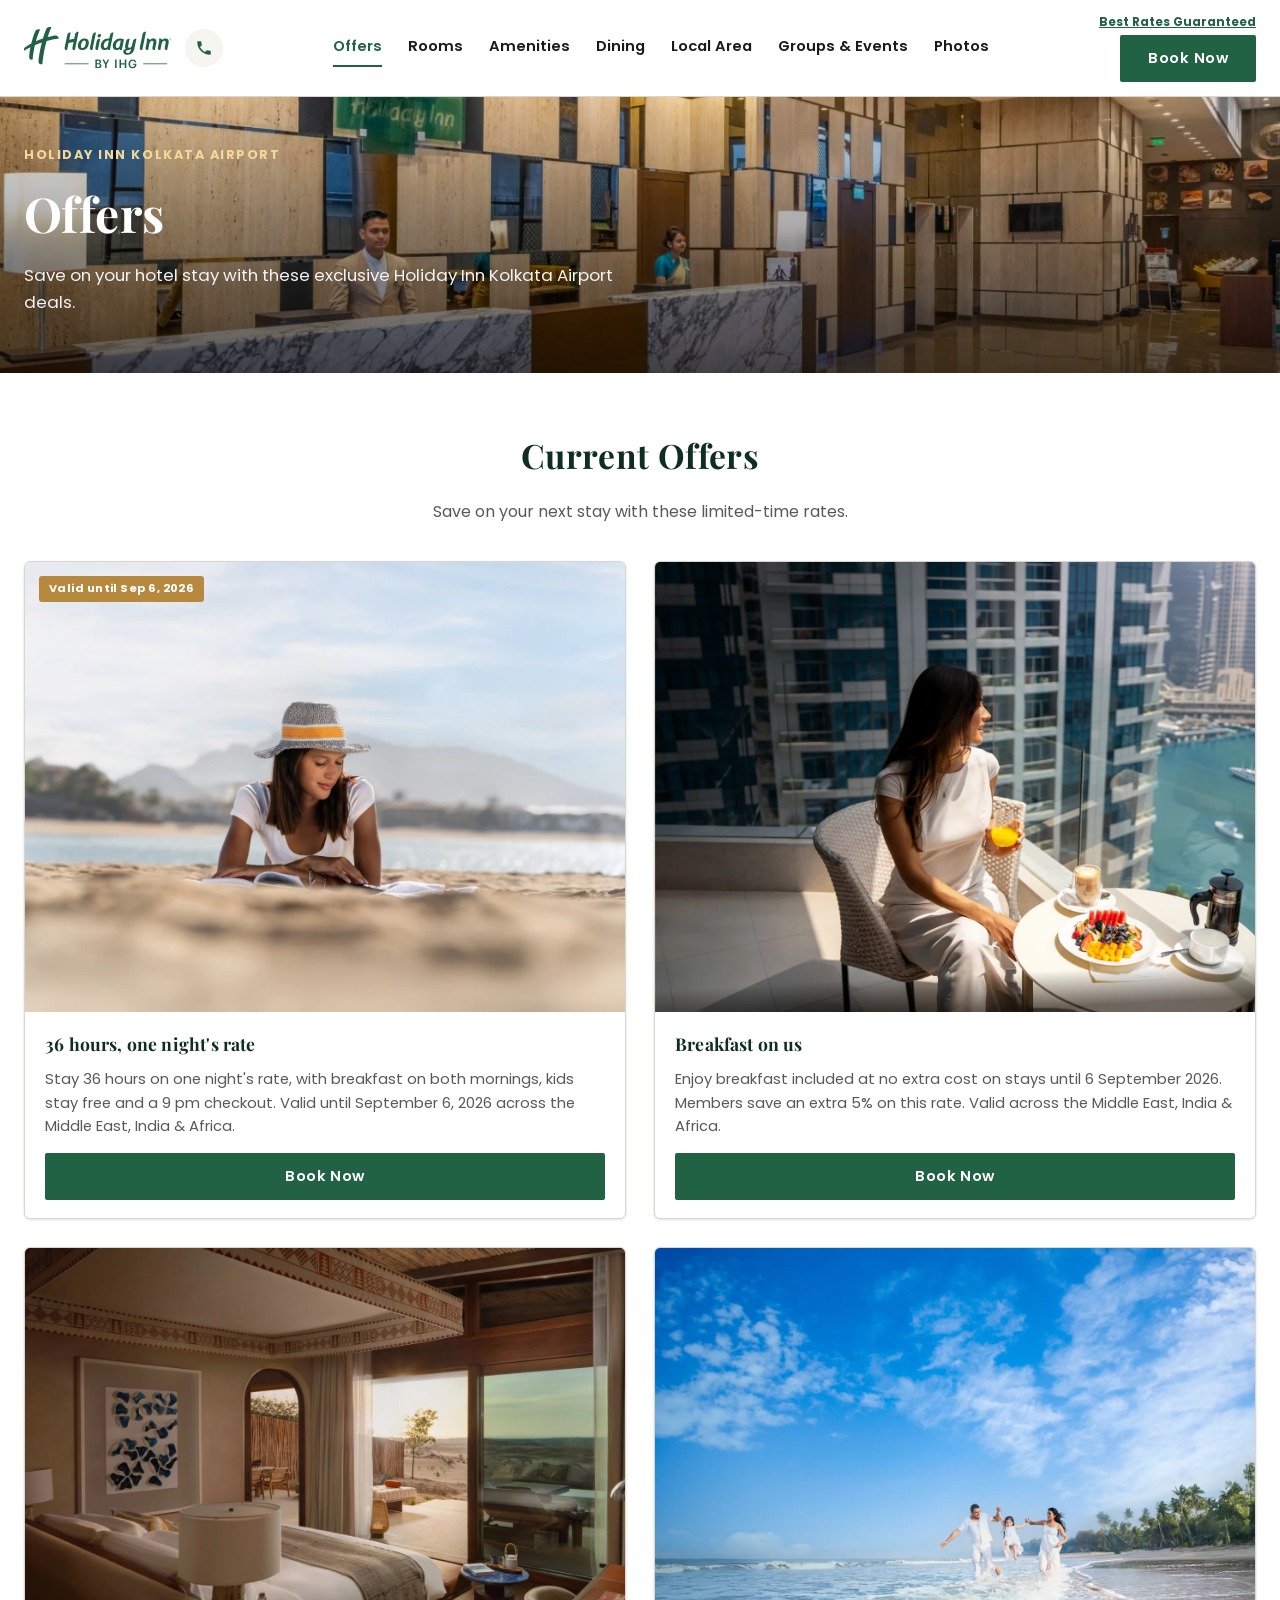
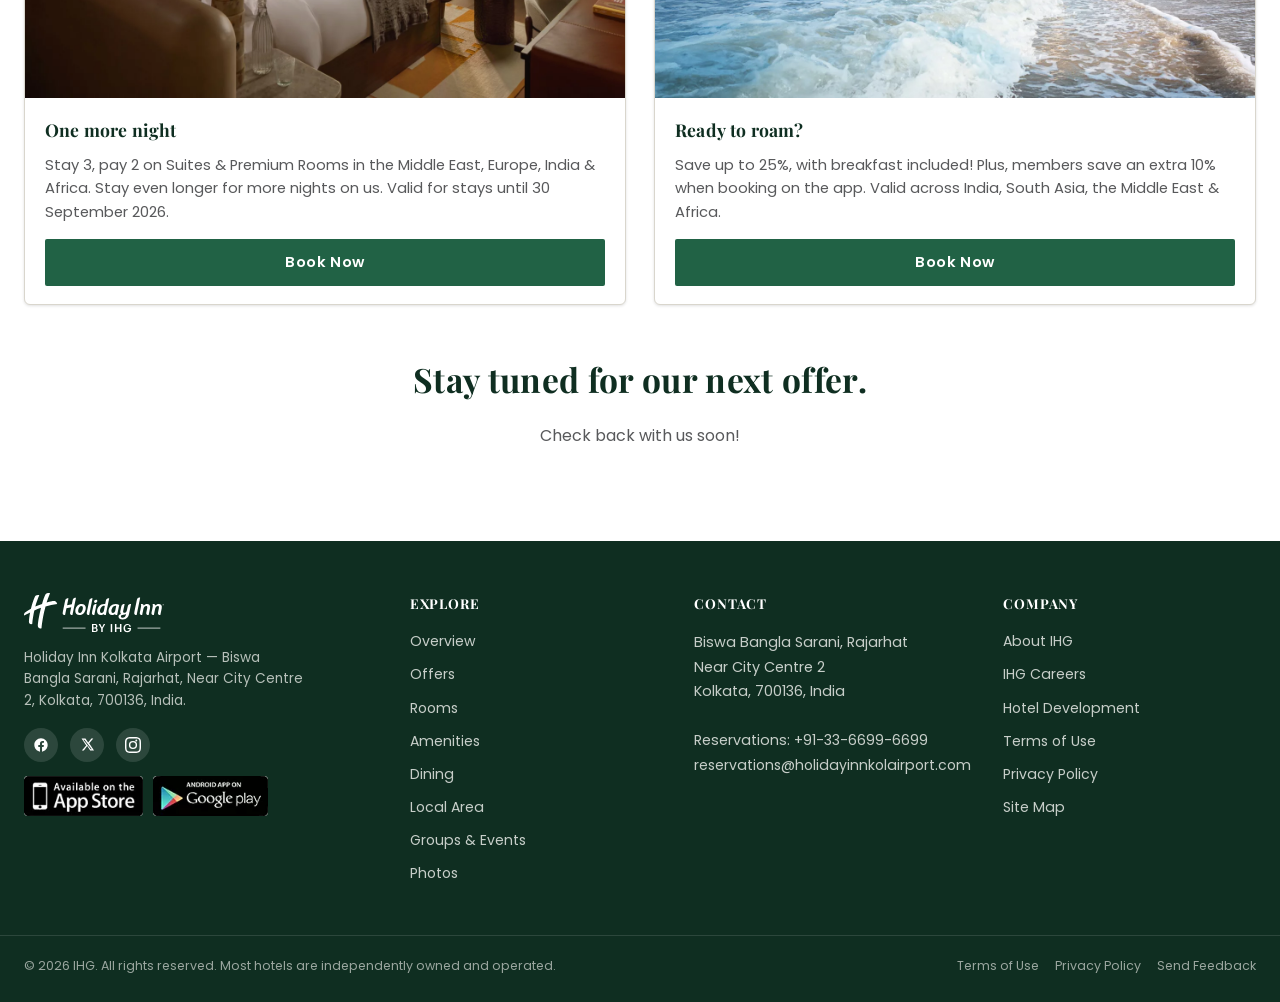
<file: offers.html>
<!DOCTYPE html>
<html lang="en">
<head>
<!-- Google Tag Manager -->
<script>(function(w,d,s,l,i){w[l]=w[l]||[];w[l].push({'gtm.start':
new Date().getTime(),event:'gtm.js'});var f=d.getElementsByTagName(s)[0],
j=d.createElement(s),dl=l!='dataLayer'?'&l='+l:'';j.async=true;j.src=
'https://www.googletagmanager.com/gtm.js?id='+i+dl;f.parentNode.insertBefore(j,f);
})(window,document,'script','dataLayer','GTM-P3Q3MG9C');</script>
<!-- End Google Tag Manager -->
<meta charset="UTF-8">
<meta name="viewport" content="width=device-width, initial-scale=1.0">
<title>Hotel Offers &amp; Packages | Holiday Inn Kolkata Airport</title>
<meta name="description" content="Save on your hotel stay with exclusive Holiday Inn Kolkata Airport deals and packages.">
<link rel="icon" href="assets/icons/favicon.png" type="image/png">
<link rel="canonical" href="https://holidayinnkolairport.com/offers.html">
<meta name="robots" content="index, follow">
<meta property="og:type" content="website">
<meta property="og:site_name" content="Holiday Inn Kolkata Airport">
<meta property="og:title" content="Hotel Offers &amp; Packages | Holiday Inn Kolkata Airport">
<meta property="og:description" content="Save on your hotel stay with exclusive Holiday Inn Kolkata Airport deals and packages.">
<meta property="og:url" content="https://holidayinnkolairport.com/offers.html">
<meta property="og:image" content="https://holidayinnkolairport.com/assets/images/holiday-inn-kolkata-6541707615-2x1.jpg">
<meta name="twitter:card" content="summary_large_image">
<meta name="twitter:title" content="Hotel Offers &amp; Packages | Holiday Inn Kolkata Airport">
<meta name="twitter:description" content="Save on your hotel stay with exclusive Holiday Inn Kolkata Airport deals and packages.">
<meta name="twitter:image" content="https://holidayinnkolairport.com/assets/images/holiday-inn-kolkata-6541707615-2x1.jpg">
<link rel="preconnect" href="https://fonts.googleapis.com">
<link rel="preconnect" href="https://fonts.gstatic.com" crossorigin>
<link href="https://fonts.googleapis.com/css2?family=Playfair+Display:wght@600;700&family=Poppins:wght@400;500;600;700&display=swap" rel="stylesheet">
<link rel="stylesheet" href="css/styles.css?v=4c091558">

</head>
<body>
<!-- Google Tag Manager (noscript) -->
<noscript><iframe src="https://www.googletagmanager.com/ns.html?id=GTM-P3Q3MG9C"
height="0" width="0" style="display:none;visibility:hidden"></iframe></noscript>
<!-- End Google Tag Manager (noscript) -->

  <a class="skip-link" href="#main">Skip to main content</a>
  <header class="site-header">
    <div class="container header-inner">
      <div class="logo-group">
        <a href="index.html" class="logo-link" aria-label="Holiday Inn Kolkata Airport - Home">
          <img src="assets/icons/hi_logo.svg" alt="Holiday Inn by IHG">
        </a>
        <a href="tel:+913366996699" class="call-link" aria-label="Call Holiday Inn Kolkata Airport">
          <svg viewBox="0 0 24 24" width="18" height="18" fill="currentColor"><path d="M6.62 10.79a15.05 15.05 0 0 0 6.59 6.59l2.2-2.2a1 1 0 0 1 1.02-.24c1.12.37 2.33.57 3.57.57a1 1 0 0 1 1 1V20a1 1 0 0 1-1 1C10.61 21 3 13.39 3 4a1 1 0 0 1 1-1h3.5a1 1 0 0 1 1 1c0 1.24.2 2.45.57 3.57a1 1 0 0 1-.25 1.02l-2.2 2.2Z"/></svg>
        </a>
      </div>
      <nav class="main-nav" aria-label="Primary">
      <a href="offers.html" data-page="offers.html" aria-current="page">Offers</a>
      <a href="rooms.html" data-page="rooms.html">Rooms</a>
      <a href="amenities.html" data-page="amenities.html">Amenities</a>
      <a href="dining.html" data-page="dining.html">Dining</a>
      <a href="local-area.html" data-page="local-area.html">Local Area</a>
      <a href="events.html" data-page="events.html">Groups &amp; Events</a>
      <a href="photos.html" data-page="photos.html">Photos</a>
      </nav>
      <div class="header-cta">
        <button type="button" class="best-rate-link" data-scroll-target="#booking-widget">Best Rates Guaranteed</button>
        <button type="button" class="btn btn-primary" data-scroll-target="#booking-widget">Book Now</button>
      </div>
      <button class="nav-toggle" aria-label="Toggle navigation menu" aria-expanded="false"><span></span></button>
    </div>
  </header>
  <div class="nav-scrim"></div>
  <div class="mobile-book-bar">
    <div class="mbb-label">Best Rates Guaranteed</div>
    <button type="button" class="btn btn-primary btn-block" data-scroll-target="#booking-widget">Book Now</button>
  </div>

<main id="main">

  <section class="hero hero-small" style="background-image:url('assets/images/holiday-inn-kolkata-6541707615-4x3.jpg');">
    <div class="container hero-content">
      <div class="hero-eyebrow">Holiday Inn Kolkata Airport</div>
      <h1>Offers</h1>
      <p class="lead">Save on your hotel stay with these exclusive Holiday Inn Kolkata Airport deals.</p>
    </div>
  </section>




  <section class="section">
    <div class="container">
      <div class="section-head">
        <h2>Current Offers</h2>
        <p>Save on your next stay with these limited-time rates.</p>
      </div>
      <div class="grid grid-2">

        <div class="card">
          <div class="card-media"><span class="offer-badge">Valid until Sep 6, 2026</span>
            <img src="assets/images/2026-IMEA-36-hours-hero-2500x1875.jpg" alt="36 hours, one night's rate"></div>
          <div class="card-body">
            <h3>36 hours, one night's rate</h3>
            <p>Stay 36 hours on one night's rate, with breakfast on both mornings, kids stay free and a 9 pm
            checkout. Valid until September 6, 2026 across the Middle East, India &amp; Africa.</p>
            <div class="card-cta"><button type="button" class="btn btn-primary btn-block" data-offer-book="36 hours, one night's rate">Book Now</button></div>
          </div>
        </div>

        <div class="card">
          <div class="card-media"><img src="assets/images/2026-IMEA-Breakfast-4x3-2500x1875-En.jpg" alt="Breakfast on us"></div>
          <div class="card-body">
            <h3>Breakfast on us</h3>
            <p>Enjoy breakfast included at no extra cost on stays until 6 September 2026. Members save an extra 5%
            on this rate. Valid across the Middle East, India &amp; Africa.</p>
            <div class="card-cta"><button type="button" class="btn btn-primary btn-block" data-offer-book="Breakfast on us">Book Now</button></div>
          </div>
        </div>

        <div class="card">
          <div class="card-media"><img src="assets/images/2026-IMEA-One-More-Night-4x3-2500x1875-1.jpg" alt="One more night"></div>
          <div class="card-body">
            <h3>One more night</h3>
            <p>Stay 3, pay 2 on Suites &amp; Premium Rooms in the Middle East, Europe, India &amp; Africa. Stay even
            longer for more nights on us. Valid for stays until 30 September 2026.</p>
            <div class="card-cta"><button type="button" class="btn btn-primary btn-block" data-offer-book="One more night">Book Now</button></div>
          </div>
        </div>

        <div class="card">
          <div class="card-media"><img src="assets/images/2026-India-Summer-4x3-2500x1875.jpg" alt="Ready to roam?"></div>
          <div class="card-body">
            <h3>Ready to roam?</h3>
            <p>Save up to 25%, with breakfast included! Plus, members save an extra 10% when booking on the app.
            Valid across India, South Asia, the Middle East &amp; Africa.</p>
            <div class="card-cta"><button type="button" class="btn btn-primary btn-block" data-offer-book="Ready to roam?">Book Now</button></div>
          </div>
        </div>

      </div>

      <div class="section-head" style="margin-top:48px;">
        <h2>Stay tuned for our next offer.</h2>
        <p>Check back with us soon!</p>
      </div>
    </div>
  </section>

</main>

  <footer class="site-footer">
    <div class="container footer-top">
      <div class="footer-brand">
        <img src="assets/icons/hi_logo.svg" alt="Holiday Inn by IHG">
        <p>Holiday Inn Kolkata Airport &mdash; Biswa Bangla Sarani, Rajarhat, Near City Centre 2, Kolkata, 700136, India.</p>
        <div class="footer-social">
          <a href="https://www.facebook.com/holidayinnkolairport/" target="_blank" rel="noopener" aria-label="Facebook"><svg viewBox="0 0 24 24" width="16" height="16" fill="currentColor"><path d="M22 12.06C22 6.5 17.52 2 12 2S2 6.5 2 12.06c0 5 3.66 9.15 8.44 9.94v-7.03H7.9v-2.91h2.54V9.85c0-2.5 1.49-3.89 3.78-3.89 1.1 0 2.24.2 2.24.2v2.47h-1.26c-1.24 0-1.63.77-1.63 1.56v1.87h2.78l-.44 2.91h-2.34V22c4.78-.79 8.44-4.94 8.44-9.94Z"/></svg></a>
          <a href="https://x.com/holidayinnkol" target="_blank" rel="noopener" aria-label="X (Twitter)"><svg viewBox="0 0 24 24" width="15" height="15" fill="currentColor"><path d="M18.24 2.5h3.02l-6.6 7.54 7.77 11.46h-6.08l-4.76-6.96-5.45 6.96H2.9l7.05-8.07L2.5 2.5h6.24l4.3 6.38 5.2-6.38Zm-1.06 17.1h1.67L7.13 4.31H5.34l11.84 15.29Z"/></svg></a>
          <a href="https://www.instagram.com/holidayinnkolkataairport/" target="_blank" rel="noopener" aria-label="Instagram"><svg viewBox="0 0 24 24" width="16" height="16" fill="currentColor"><path d="M12 2.16c3.2 0 3.58.01 4.85.07 1.17.05 1.8.24 2.22.41.56.22.96.48 1.38.9.42.42.68.82.9 1.38.17.42.36 1.05.41 2.22.06 1.27.07 1.65.07 4.85s-.01 3.58-.07 4.85c-.05 1.17-.24 1.8-.41 2.22-.22.56-.48.96-.9 1.38-.42.42-.82.68-1.38.9-.42.17-1.05.36-2.22.41-1.27.06-1.64.07-4.85.07s-3.58-.01-4.85-.07c-1.17-.05-1.8-.24-2.22-.41-.56-.22-.96-.48-1.38-.9-.42-.42-.68-.82-.9-1.38-.17-.42-.36-1.05-.41-2.22-.06-1.27-.07-1.64-.07-4.85s.01-3.58.07-4.85c.05-1.17.24-1.8.41-2.22.22-.56.48-.96.9-1.38.42-.42.82-.68 1.38-.9.42-.17 1.05-.36 2.22-.41 1.27-.06 1.65-.07 4.85-.07ZM12 0C8.74 0 8.33.01 7.05.07c-1.28.06-2.15.26-2.91.56-.79.31-1.46.72-2.13 1.39C1.24 2.7.83 3.37.52 4.15c-.3.76-.5 1.63-.56 2.91C-.01 8.33 0 8.74 0 12s.01 3.67.07 4.95c.06 1.28.26 2.15.56 2.91.31.79.72 1.46 1.39 2.13.67.67 1.34 1.08 2.13 1.39.76.3 1.63.5 2.91.56C8.33 23.99 8.74 24 12 24s3.67-.01 4.95-.07c1.28-.06 2.15-.26 2.91-.56.79-.31 1.46-.72 2.13-1.39.67-.67 1.08-1.34 1.39-2.13.3-.76.5-1.63.56-2.91.06-1.28.07-1.69.07-4.95s-.01-3.67-.07-4.95c-.06-1.28-.26-2.15-.56-2.91a5.6 5.6 0 0 0-1.39-2.13A5.6 5.6 0 0 0 19.86.63c-.76-.3-1.63-.5-2.91-.56C15.67.01 15.26 0 12 0Zm0 5.84A6.16 6.16 0 1 0 18.16 12 6.16 6.16 0 0 0 12 5.84Zm0 10.16A4 4 0 1 1 16 12a4 4 0 0 1-4 4Zm6.41-10.85a1.44 1.44 0 1 1-1.44-1.44 1.44 1.44 0 0 1 1.44 1.44Z"/></svg></a>
        </div>
        <div class="footer-badges">
          <a href="https://www.ihg.com/content/us/en/support/mobile" target="_blank" rel="noopener"><img src="assets/icons/app-store-badge.png" alt="Download on the App Store"></a>
          <a href="https://www.ihg.com/content/us/en/support/mobile" target="_blank" rel="noopener"><img src="assets/icons/google-play-badge.png" alt="Get it on Google Play"></a>
        </div>
      </div>
      <div class="footer-col">
        <h4>Explore</h4>
        <ul>
          <li><a href="index.html">Overview</a></li>
          <li><a href="offers.html">Offers</a></li>
          <li><a href="rooms.html">Rooms</a></li>
          <li><a href="amenities.html">Amenities</a></li>
          <li><a href="dining.html">Dining</a></li>
          <li><a href="local-area.html">Local Area</a></li>
          <li><a href="events.html">Groups &amp; Events</a></li>
          <li><a href="photos.html">Photos</a></li>
        </ul>
      </div>
      <div class="footer-col">
        <h4>Contact</h4>
        <address>
          Biswa Bangla Sarani, Rajarhat<br>Near City Centre 2<br>Kolkata, 700136, India<br><br>
          Reservations: <a href="tel:+913366996699">+91-33-6699-6699</a><br>
          <a href="mailto:reservations@holidayinnkolairport.com">reservations@holidayinnkolairport.com</a>
        </address>
      </div>
      <div class="footer-col">
        <h4>Company</h4>
        <ul>
          <li><a href="https://www.ihg.com/content/us/en/about/brands" target="_blank" rel="noopener">About IHG</a></li>
          <li><a href="https://careers.ihg.com/en/" target="_blank" rel="noopener">IHG Careers</a></li>
          <li><a href="https://development.ihg.com/" target="_blank" rel="noopener">Hotel Development</a></li>
          <li><a href="https://www.ihg.com/content/us/en/customer-care/tc" target="_blank" rel="noopener">Terms of Use</a></li>
          <li><a href="https://www.ihg.com/content/us/en/customer-care/privacy-and-cookie-center" target="_blank" rel="noopener">Privacy Policy</a></li>
          <li><a href="https://www.ihg.com/holidayinn/content/us/en/support/site-map" target="_blank" rel="noopener">Site Map</a></li>
        </ul>
      </div>
    </div>
    <div class="container footer-bottom">
      <span>&copy; 2026 IHG. All rights reserved. Most hotels are independently owned and operated.</span>
      <ul>
        <li><a href="https://www.ihg.com/content/us/en/customer-care/tc" target="_blank" rel="noopener">Terms of Use</a></li>
        <li><a href="https://www.ihg.com/content/us/en/customer-care/privacy-and-cookie-center" target="_blank" rel="noopener">Privacy Policy</a></li>
        <li><a href="mailto:ai@thejaingroup.com">Send Feedback</a></li>
      </ul>
    </div>
  </footer>


  <div class="modal-overlay" id="booking-modal">
    <div class="modal-box" role="dialog" aria-modal="true" aria-labelledby="modal-title">
      <button type="button" class="modal-close" aria-label="Close">&times;</button>
      <h2 id="modal-title">Complete Your Enquiry</h2>
      <p class="modal-sub">Tell us a little about your stay and our reservations team will confirm availability and the best rate for you.</p>
      <div class="form-summary"></div>
      <form novalidate method="POST" id="enquiry-form">
        <input type="hidden" name="_subject" value="New Enquiry - Holiday Inn Kolkata Airport">
        <input type="hidden" name="_template" value="table">
        <input type="hidden" name="_captcha" value="false">
        <input type="text" name="_honey" style="display:none" tabindex="-1" autocomplete="off">
        <input type="hidden" name="_next" value="">
        <input type="hidden" name="_cc" value="" data-field="_cc">
        <input type="hidden" name="Enquiry Type" data-field="enquiry_type">
        <input type="hidden" name="Arrival Date" data-field="arrival">
        <input type="hidden" name="Departure Date" data-field="departure">
        <input type="hidden" name="Rooms" data-field="rooms">
        <input type="hidden" name="Guests" data-field="guests">
        <input type="hidden" name="Interested In" data-field="interested_in">
        <input type="hidden" name="Submitted From Page" data-field="page">
        <p class="form-error"></p>
        <div class="form-group">
          <label for="f-name">Full Name *</label>
          <input type="text" id="f-name" name="Full Name" data-field="name" autocomplete="name" placeholder="e.g. Priya Sharma" required>
          <p class="field-error" data-for="name"></p>
        </div>
        <div class="form-group">
          <label for="f-phone">Phone Number *</label>
          <input type="tel" id="f-phone" name="Phone Number" data-field="phone" autocomplete="tel" inputmode="numeric" maxlength="10" placeholder="e.g. 9876543210" required>
          <p class="field-error" data-for="phone"></p>
        </div>
        <div class="form-group">
          <label for="f-email">Email Address *</label>
          <input type="email" id="f-email" name="Email Address" data-field="email" autocomplete="email" placeholder="e.g. you@example.com" required>
          <p class="field-error" data-for="email"></p>
        </div>
        <div class="agreement">
          <input type="checkbox" id="f-agree" data-field="agree" checked required>
          <label for="f-agree">I agree to be contacted by Holiday Inn Kolkata Airport by phone, SMS or email about this enquiry. *</label>
        </div>
        <button type="submit" class="btn btn-primary btn-block">Book Now</button>
        <p class="form-status"></p>
      </form>
    </div>
  </div>


<script src="js/config.js?v=88fec922"></script>
<script src="js/main.js?v=88fec922"></script>
</body>
</html>
</file>
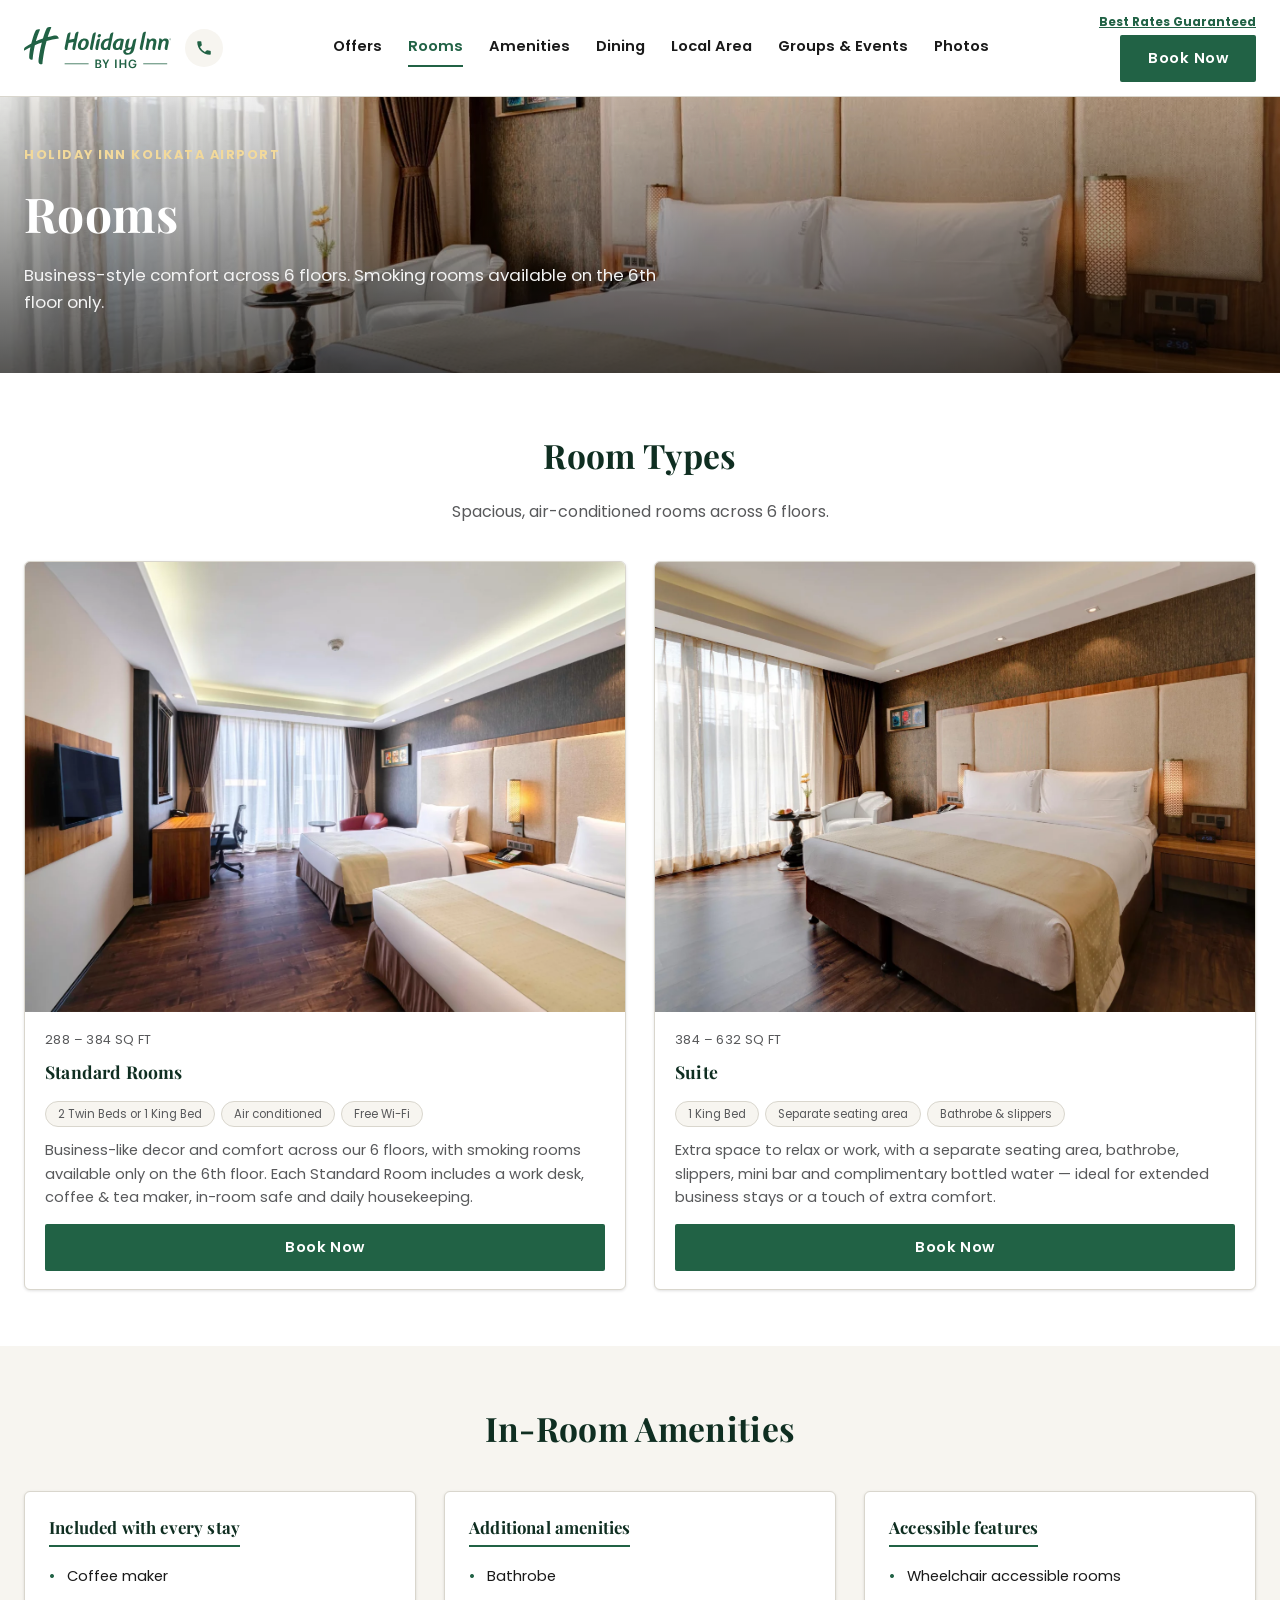
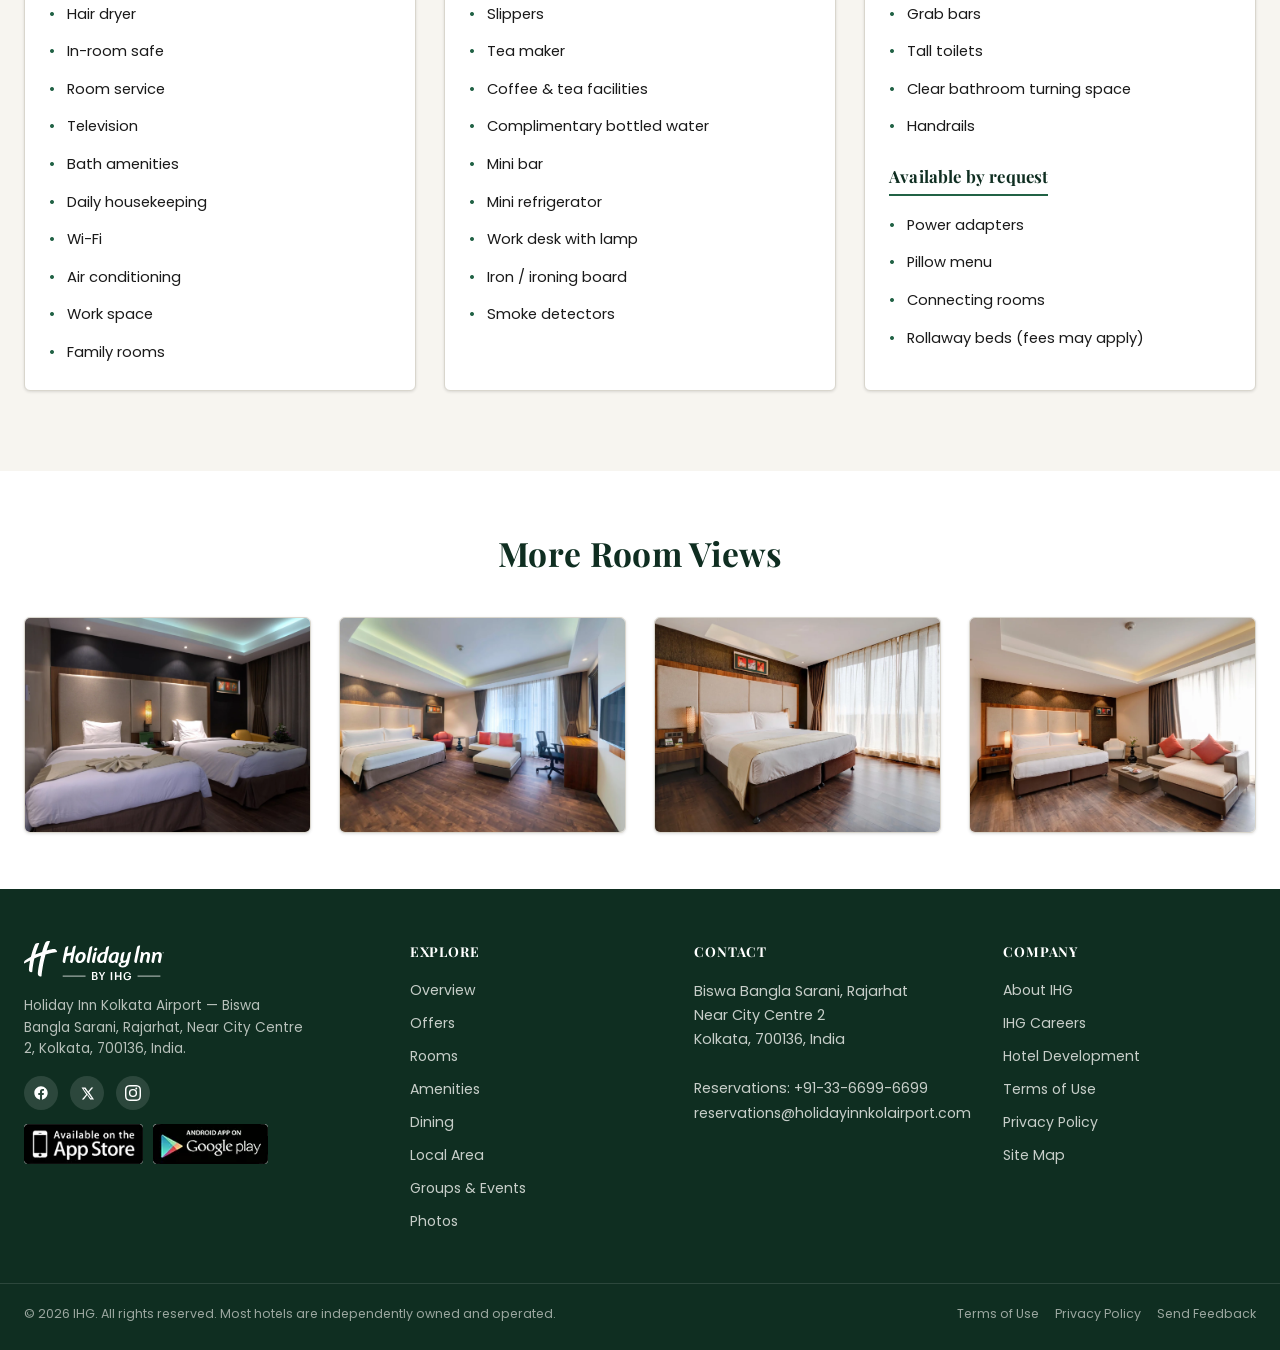
<file: rooms.html>
<!DOCTYPE html>
<html lang="en">
<head>
<!-- Google Tag Manager -->
<script>(function(w,d,s,l,i){w[l]=w[l]||[];w[l].push({'gtm.start':
new Date().getTime(),event:'gtm.js'});var f=d.getElementsByTagName(s)[0],
j=d.createElement(s),dl=l!='dataLayer'?'&l='+l:'';j.async=true;j.src=
'https://www.googletagmanager.com/gtm.js?id='+i+dl;f.parentNode.insertBefore(j,f);
})(window,document,'script','dataLayer','GTM-P3Q3MG9C');</script>
<!-- End Google Tag Manager -->
<meta charset="UTF-8">
<meta name="viewport" content="width=device-width, initial-scale=1.0">
<title>Rooms | Holiday Inn Kolkata Airport</title>
<meta name="description" content="Explore Standard Rooms and Suites at Holiday Inn Kolkata Airport - spacious, air-conditioned accommodation across 6 floors.">
<link rel="icon" href="assets/icons/favicon.png" type="image/png">
<link rel="canonical" href="https://holidayinnkolairport.com/rooms.html">
<meta name="robots" content="index, follow">
<meta property="og:type" content="website">
<meta property="og:site_name" content="Holiday Inn Kolkata Airport">
<meta property="og:title" content="Rooms | Holiday Inn Kolkata Airport">
<meta property="og:description" content="Explore Standard Rooms and Suites at Holiday Inn Kolkata Airport - spacious, air-conditioned accommodation across 6 floors.">
<meta property="og:url" content="https://holidayinnkolairport.com/rooms.html">
<meta property="og:image" content="https://holidayinnkolairport.com/assets/images/holiday-inn-kolkata-6541707615-2x1.jpg">
<meta name="twitter:card" content="summary_large_image">
<meta name="twitter:title" content="Rooms | Holiday Inn Kolkata Airport">
<meta name="twitter:description" content="Explore Standard Rooms and Suites at Holiday Inn Kolkata Airport - spacious, air-conditioned accommodation across 6 floors.">
<meta name="twitter:image" content="https://holidayinnkolairport.com/assets/images/holiday-inn-kolkata-6541707615-2x1.jpg">
<link rel="preconnect" href="https://fonts.googleapis.com">
<link rel="preconnect" href="https://fonts.gstatic.com" crossorigin>
<link href="https://fonts.googleapis.com/css2?family=Playfair+Display:wght@600;700&family=Poppins:wght@400;500;600;700&display=swap" rel="stylesheet">
<link rel="stylesheet" href="css/styles.css?v=4c091558">

</head>
<body>
<!-- Google Tag Manager (noscript) -->
<noscript><iframe src="https://www.googletagmanager.com/ns.html?id=GTM-P3Q3MG9C"
height="0" width="0" style="display:none;visibility:hidden"></iframe></noscript>
<!-- End Google Tag Manager (noscript) -->

  <a class="skip-link" href="#main">Skip to main content</a>
  <header class="site-header">
    <div class="container header-inner">
      <div class="logo-group">
        <a href="index.html" class="logo-link" aria-label="Holiday Inn Kolkata Airport - Home">
          <img src="assets/icons/hi_logo.svg" alt="Holiday Inn by IHG">
        </a>
        <a href="tel:+913366996699" class="call-link" aria-label="Call Holiday Inn Kolkata Airport">
          <svg viewBox="0 0 24 24" width="18" height="18" fill="currentColor"><path d="M6.62 10.79a15.05 15.05 0 0 0 6.59 6.59l2.2-2.2a1 1 0 0 1 1.02-.24c1.12.37 2.33.57 3.57.57a1 1 0 0 1 1 1V20a1 1 0 0 1-1 1C10.61 21 3 13.39 3 4a1 1 0 0 1 1-1h3.5a1 1 0 0 1 1 1c0 1.24.2 2.45.57 3.57a1 1 0 0 1-.25 1.02l-2.2 2.2Z"/></svg>
        </a>
      </div>
      <nav class="main-nav" aria-label="Primary">
      <a href="offers.html" data-page="offers.html">Offers</a>
      <a href="rooms.html" data-page="rooms.html" aria-current="page">Rooms</a>
      <a href="amenities.html" data-page="amenities.html">Amenities</a>
      <a href="dining.html" data-page="dining.html">Dining</a>
      <a href="local-area.html" data-page="local-area.html">Local Area</a>
      <a href="events.html" data-page="events.html">Groups &amp; Events</a>
      <a href="photos.html" data-page="photos.html">Photos</a>
      </nav>
      <div class="header-cta">
        <button type="button" class="best-rate-link" data-scroll-target="#booking-widget">Best Rates Guaranteed</button>
        <button type="button" class="btn btn-primary" data-scroll-target="#booking-widget">Book Now</button>
      </div>
      <button class="nav-toggle" aria-label="Toggle navigation menu" aria-expanded="false"><span></span></button>
    </div>
  </header>
  <div class="nav-scrim"></div>
  <div class="mobile-book-bar">
    <div class="mbb-label">Best Rates Guaranteed</div>
    <button type="button" class="btn btn-primary btn-block" data-scroll-target="#booking-widget">Book Now</button>
  </div>

<main id="main">

  <section class="hero hero-small" style="background-image:url('assets/images/holiday-inn-kolkata-5002705769-4x3.jpg');">
    <div class="container hero-content">
      <div class="hero-eyebrow">Holiday Inn Kolkata Airport</div>
      <h1>Rooms</h1>
      <p class="lead">Business-style comfort across 6 floors. Smoking rooms available on the 6th floor only.</p>
    </div>
  </section>




  <section class="section">
    <div class="container">
      <div class="section-head">
        <h2>Room Types</h2>
        <p>Spacious, air-conditioned rooms across 6 floors.</p>
      </div>
      <div class="grid grid-2">

        <div class="card">
          <img src="assets/images/holiday-inn-kolkata-6536103446-4x3.jpg" alt="Standard Room with double beds">
          <div class="card-body">
            <span class="meta">288 &ndash; 384 sq ft</span>
            <h3>Standard Rooms</h3>
            <div class="tag-row">
              <span class="tag">2 Twin Beds or 1 King Bed</span>
              <span class="tag">Air conditioned</span>
              <span class="tag">Free Wi-Fi</span>
            </div>
            <p>Business-like decor and comfort across our 6 floors, with smoking rooms available only on the 6th
            floor. Each Standard Room includes a work desk, coffee &amp; tea maker, in-room safe and daily
            housekeeping.</p>
            <div class="card-cta"><button type="button" class="btn btn-primary btn-block" data-book-intent="Standard Room">Book Now</button></div>
          </div>
        </div>

        <div class="card">
          <img src="assets/images/holiday-inn-kolkata-5002705769-4x3.jpg" alt="Suite with king bed">
          <div class="card-body">
            <span class="meta">384 &ndash; 632 sq ft</span>
            <h3>Suite</h3>
            <div class="tag-row">
              <span class="tag">1 King Bed</span>
              <span class="tag">Separate seating area</span>
              <span class="tag">Bathrobe &amp; slippers</span>
            </div>
            <p>Extra space to relax or work, with a separate seating area, bathrobe, slippers, mini bar and
            complimentary bottled water &mdash; ideal for extended business stays or a touch of extra comfort.</p>
            <div class="card-cta"><button type="button" class="btn btn-primary btn-block" data-book-intent="Suite">Book Now</button></div>
          </div>
        </div>

      </div>
    </div>
  </section>

  <section class="section section-alt">
    <div class="container">
      <div class="section-head">
        <h2>In-Room Amenities</h2>
      </div>
      <div class="grid grid-3">
        <div class="amenity-block">
          <h3>Included with every stay</h3>
          <ul class="amenity-list" style="grid-template-columns:1fr;">
            <li>Coffee maker</li><li>Hair dryer</li><li>In-room safe</li><li>Room service</li>
            <li>Television</li><li>Bath amenities</li><li>Daily housekeeping</li><li>Wi-Fi</li>
            <li>Air conditioning</li><li>Work space</li><li>Family rooms</li>
          </ul>
        </div>
        <div class="amenity-block">
          <h3>Additional amenities</h3>
          <ul class="amenity-list" style="grid-template-columns:1fr;">
            <li>Bathrobe</li><li>Slippers</li><li>Tea maker</li><li>Coffee &amp; tea facilities</li>
            <li>Complimentary bottled water</li><li>Mini bar</li><li>Mini refrigerator</li>
            <li>Work desk with lamp</li><li>Iron / ironing board</li><li>Smoke detectors</li>
          </ul>
        </div>
        <div class="amenity-block">
          <h3>Accessible features</h3>
          <ul class="amenity-list" style="grid-template-columns:1fr;">
            <li>Wheelchair accessible rooms</li><li>Grab bars</li><li>Tall toilets</li>
            <li>Clear bathroom turning space</li><li>Handrails</li>
          </ul>
          <h3 style="margin-top:20px;">Available by request</h3>
          <ul class="amenity-list" style="grid-template-columns:1fr;">
            <li>Power adapters</li><li>Pillow menu</li><li>Connecting rooms</li>
            <li>Rollaway beds (fees may apply)</li>
          </ul>
        </div>
      </div>
    </div>
  </section>

  <section class="section">
    <div class="container">
      <div class="section-head">
        <h2>More Room Views</h2>
      </div>
      <div class="grid grid-4">
        <div class="card"><img src="assets/images/holiday-inn-kolkata-10055876192-4x3.jpg" alt="Double Bed Guest Room"></div>
        <div class="card"><img src="assets/images/holiday-inn-kolkata-6671957539-4x3.jpg" alt="Suite living area"></div>
        <div class="card"><img src="assets/images/holiday-inn-kolkata-5061780023-4x3.jpg" alt="Executive Suite"></div>
        <div class="card"><img src="assets/images/holiday-inn-kolkata-5002706767-4x3.jpg" alt="Junior Suite"></div>
      </div>
    </div>
  </section>

</main>

  <footer class="site-footer">
    <div class="container footer-top">
      <div class="footer-brand">
        <img src="assets/icons/hi_logo.svg" alt="Holiday Inn by IHG">
        <p>Holiday Inn Kolkata Airport &mdash; Biswa Bangla Sarani, Rajarhat, Near City Centre 2, Kolkata, 700136, India.</p>
        <div class="footer-social">
          <a href="https://www.facebook.com/holidayinnkolairport/" target="_blank" rel="noopener" aria-label="Facebook"><svg viewBox="0 0 24 24" width="16" height="16" fill="currentColor"><path d="M22 12.06C22 6.5 17.52 2 12 2S2 6.5 2 12.06c0 5 3.66 9.15 8.44 9.94v-7.03H7.9v-2.91h2.54V9.85c0-2.5 1.49-3.89 3.78-3.89 1.1 0 2.24.2 2.24.2v2.47h-1.26c-1.24 0-1.63.77-1.63 1.56v1.87h2.78l-.44 2.91h-2.34V22c4.78-.79 8.44-4.94 8.44-9.94Z"/></svg></a>
          <a href="https://x.com/holidayinnkol" target="_blank" rel="noopener" aria-label="X (Twitter)"><svg viewBox="0 0 24 24" width="15" height="15" fill="currentColor"><path d="M18.24 2.5h3.02l-6.6 7.54 7.77 11.46h-6.08l-4.76-6.96-5.45 6.96H2.9l7.05-8.07L2.5 2.5h6.24l4.3 6.38 5.2-6.38Zm-1.06 17.1h1.67L7.13 4.31H5.34l11.84 15.29Z"/></svg></a>
          <a href="https://www.instagram.com/holidayinnkolkataairport/" target="_blank" rel="noopener" aria-label="Instagram"><svg viewBox="0 0 24 24" width="16" height="16" fill="currentColor"><path d="M12 2.16c3.2 0 3.58.01 4.85.07 1.17.05 1.8.24 2.22.41.56.22.96.48 1.38.9.42.42.68.82.9 1.38.17.42.36 1.05.41 2.22.06 1.27.07 1.65.07 4.85s-.01 3.58-.07 4.85c-.05 1.17-.24 1.8-.41 2.22-.22.56-.48.96-.9 1.38-.42.42-.82.68-1.38.9-.42.17-1.05.36-2.22.41-1.27.06-1.64.07-4.85.07s-3.58-.01-4.85-.07c-1.17-.05-1.8-.24-2.22-.41-.56-.22-.96-.48-1.38-.9-.42-.42-.68-.82-.9-1.38-.17-.42-.36-1.05-.41-2.22-.06-1.27-.07-1.64-.07-4.85s.01-3.58.07-4.85c.05-1.17.24-1.8.41-2.22.22-.56.48-.96.9-1.38.42-.42.82-.68 1.38-.9.42-.17 1.05-.36 2.22-.41 1.27-.06 1.65-.07 4.85-.07ZM12 0C8.74 0 8.33.01 7.05.07c-1.28.06-2.15.26-2.91.56-.79.31-1.46.72-2.13 1.39C1.24 2.7.83 3.37.52 4.15c-.3.76-.5 1.63-.56 2.91C-.01 8.33 0 8.74 0 12s.01 3.67.07 4.95c.06 1.28.26 2.15.56 2.91.31.79.72 1.46 1.39 2.13.67.67 1.34 1.08 2.13 1.39.76.3 1.63.5 2.91.56C8.33 23.99 8.74 24 12 24s3.67-.01 4.95-.07c1.28-.06 2.15-.26 2.91-.56.79-.31 1.46-.72 2.13-1.39.67-.67 1.08-1.34 1.39-2.13.3-.76.5-1.63.56-2.91.06-1.28.07-1.69.07-4.95s-.01-3.67-.07-4.95c-.06-1.28-.26-2.15-.56-2.91a5.6 5.6 0 0 0-1.39-2.13A5.6 5.6 0 0 0 19.86.63c-.76-.3-1.63-.5-2.91-.56C15.67.01 15.26 0 12 0Zm0 5.84A6.16 6.16 0 1 0 18.16 12 6.16 6.16 0 0 0 12 5.84Zm0 10.16A4 4 0 1 1 16 12a4 4 0 0 1-4 4Zm6.41-10.85a1.44 1.44 0 1 1-1.44-1.44 1.44 1.44 0 0 1 1.44 1.44Z"/></svg></a>
        </div>
        <div class="footer-badges">
          <a href="https://www.ihg.com/content/us/en/support/mobile" target="_blank" rel="noopener"><img src="assets/icons/app-store-badge.png" alt="Download on the App Store"></a>
          <a href="https://www.ihg.com/content/us/en/support/mobile" target="_blank" rel="noopener"><img src="assets/icons/google-play-badge.png" alt="Get it on Google Play"></a>
        </div>
      </div>
      <div class="footer-col">
        <h4>Explore</h4>
        <ul>
          <li><a href="index.html">Overview</a></li>
          <li><a href="offers.html">Offers</a></li>
          <li><a href="rooms.html">Rooms</a></li>
          <li><a href="amenities.html">Amenities</a></li>
          <li><a href="dining.html">Dining</a></li>
          <li><a href="local-area.html">Local Area</a></li>
          <li><a href="events.html">Groups &amp; Events</a></li>
          <li><a href="photos.html">Photos</a></li>
        </ul>
      </div>
      <div class="footer-col">
        <h4>Contact</h4>
        <address>
          Biswa Bangla Sarani, Rajarhat<br>Near City Centre 2<br>Kolkata, 700136, India<br><br>
          Reservations: <a href="tel:+913366996699">+91-33-6699-6699</a><br>
          <a href="mailto:reservations@holidayinnkolairport.com">reservations@holidayinnkolairport.com</a>
        </address>
      </div>
      <div class="footer-col">
        <h4>Company</h4>
        <ul>
          <li><a href="https://www.ihg.com/content/us/en/about/brands" target="_blank" rel="noopener">About IHG</a></li>
          <li><a href="https://careers.ihg.com/en/" target="_blank" rel="noopener">IHG Careers</a></li>
          <li><a href="https://development.ihg.com/" target="_blank" rel="noopener">Hotel Development</a></li>
          <li><a href="https://www.ihg.com/content/us/en/customer-care/tc" target="_blank" rel="noopener">Terms of Use</a></li>
          <li><a href="https://www.ihg.com/content/us/en/customer-care/privacy-and-cookie-center" target="_blank" rel="noopener">Privacy Policy</a></li>
          <li><a href="https://www.ihg.com/holidayinn/content/us/en/support/site-map" target="_blank" rel="noopener">Site Map</a></li>
        </ul>
      </div>
    </div>
    <div class="container footer-bottom">
      <span>&copy; 2026 IHG. All rights reserved. Most hotels are independently owned and operated.</span>
      <ul>
        <li><a href="https://www.ihg.com/content/us/en/customer-care/tc" target="_blank" rel="noopener">Terms of Use</a></li>
        <li><a href="https://www.ihg.com/content/us/en/customer-care/privacy-and-cookie-center" target="_blank" rel="noopener">Privacy Policy</a></li>
        <li><a href="mailto:ai@thejaingroup.com">Send Feedback</a></li>
      </ul>
    </div>
  </footer>


  <div class="modal-overlay" id="booking-modal">
    <div class="modal-box" role="dialog" aria-modal="true" aria-labelledby="modal-title">
      <button type="button" class="modal-close" aria-label="Close">&times;</button>
      <h2 id="modal-title">Complete Your Enquiry</h2>
      <p class="modal-sub">Tell us a little about your stay and our reservations team will confirm availability and the best rate for you.</p>
      <div class="form-summary"></div>
      <form novalidate method="POST" id="enquiry-form">
        <input type="hidden" name="_subject" value="New Enquiry - Holiday Inn Kolkata Airport">
        <input type="hidden" name="_template" value="table">
        <input type="hidden" name="_captcha" value="false">
        <input type="text" name="_honey" style="display:none" tabindex="-1" autocomplete="off">
        <input type="hidden" name="_next" value="">
        <input type="hidden" name="_cc" value="" data-field="_cc">
        <input type="hidden" name="Enquiry Type" data-field="enquiry_type">
        <input type="hidden" name="Arrival Date" data-field="arrival">
        <input type="hidden" name="Departure Date" data-field="departure">
        <input type="hidden" name="Rooms" data-field="rooms">
        <input type="hidden" name="Guests" data-field="guests">
        <input type="hidden" name="Interested In" data-field="interested_in">
        <input type="hidden" name="Submitted From Page" data-field="page">
        <p class="form-error"></p>
        <div class="form-group">
          <label for="f-name">Full Name *</label>
          <input type="text" id="f-name" name="Full Name" data-field="name" autocomplete="name" placeholder="e.g. Priya Sharma" required>
          <p class="field-error" data-for="name"></p>
        </div>
        <div class="form-group">
          <label for="f-phone">Phone Number *</label>
          <input type="tel" id="f-phone" name="Phone Number" data-field="phone" autocomplete="tel" inputmode="numeric" maxlength="10" placeholder="e.g. 9876543210" required>
          <p class="field-error" data-for="phone"></p>
        </div>
        <div class="form-group">
          <label for="f-email">Email Address *</label>
          <input type="email" id="f-email" name="Email Address" data-field="email" autocomplete="email" placeholder="e.g. you@example.com" required>
          <p class="field-error" data-for="email"></p>
        </div>
        <div class="agreement">
          <input type="checkbox" id="f-agree" data-field="agree" checked required>
          <label for="f-agree">I agree to be contacted by Holiday Inn Kolkata Airport by phone, SMS or email about this enquiry. *</label>
        </div>
        <button type="submit" class="btn btn-primary btn-block">Book Now</button>
        <p class="form-status"></p>
      </form>
    </div>
  </div>


<script src="js/config.js?v=88fec922"></script>
<script src="js/main.js?v=88fec922"></script>
</body>
</html>
</file>
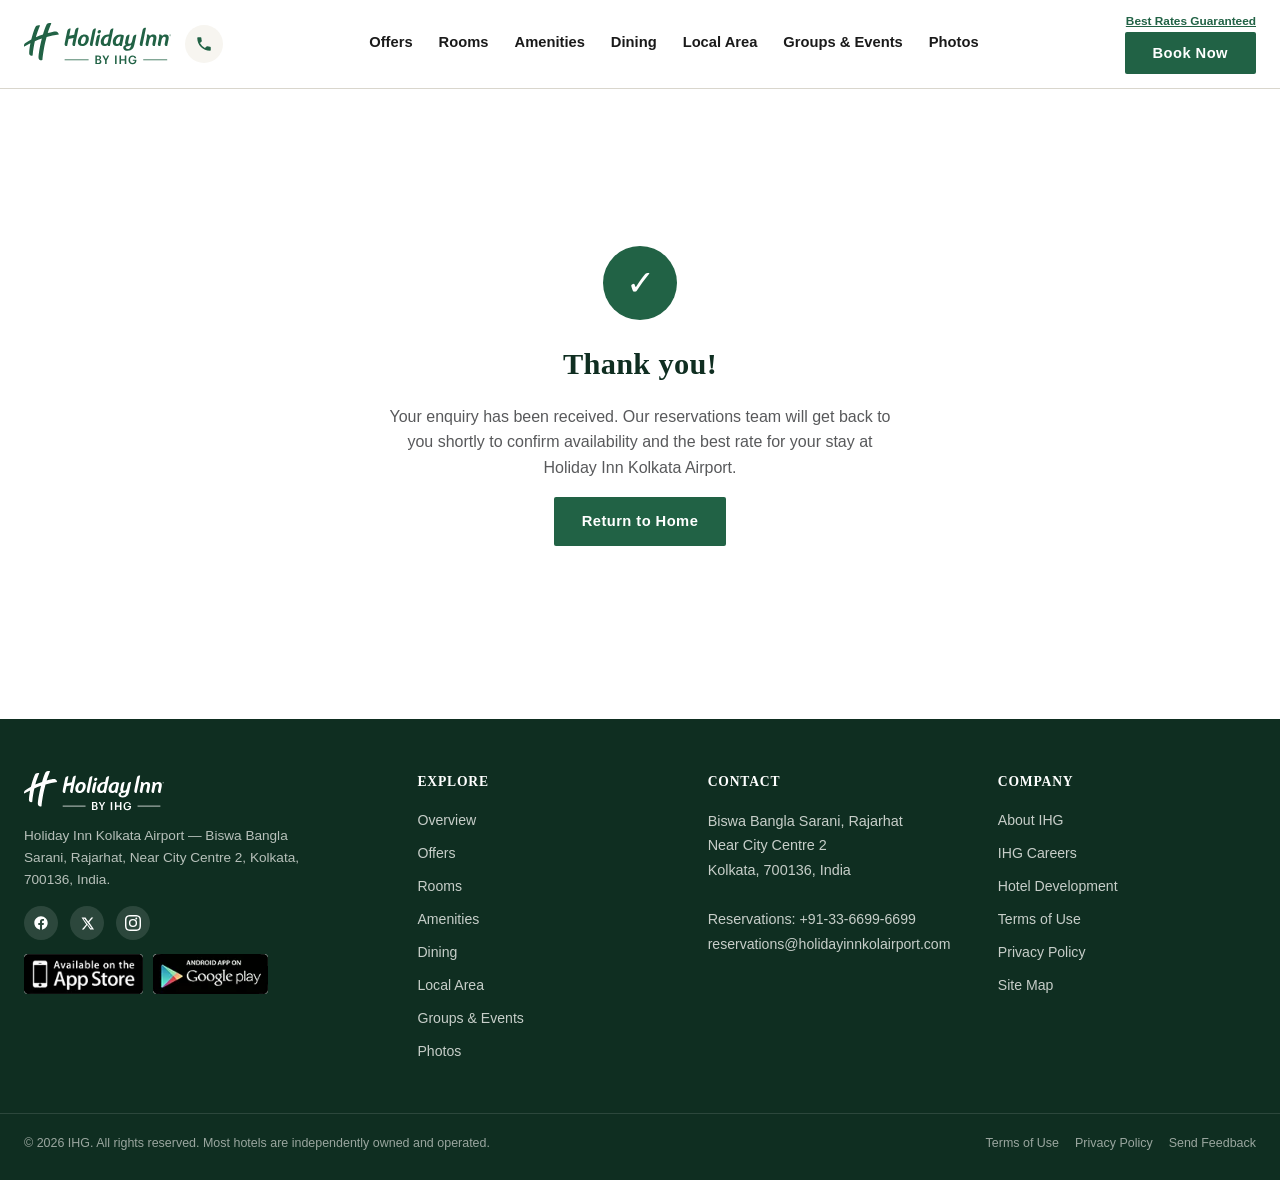
<file: thank-you.html>
<!DOCTYPE html>
<html lang="en">
<head>
<!-- Google Tag Manager -->
<script>(function(w,d,s,l,i){w[l]=w[l]||[];w[l].push({'gtm.start':
new Date().getTime(),event:'gtm.js'});var f=d.getElementsByTagName(s)[0],
j=d.createElement(s),dl=l!='dataLayer'?'&l='+l:'';j.async=true;j.src=
'https://www.googletagmanager.com/gtm.js?id='+i+dl;f.parentNode.insertBefore(j,f);
})(window,document,'script','dataLayer','GTM-P3Q3MG9C');</script>
<!-- End Google Tag Manager -->
<meta charset="UTF-8">
<meta name="viewport" content="width=device-width, initial-scale=1.0">
<title>Thank You | Holiday Inn Kolkata Airport</title>
<meta name="description" content="Thank you for your enquiry at Holiday Inn Kolkata Airport.">
<meta name="robots" content="noindex, nofollow">
<link rel="icon" href="assets/icons/favicon.png" type="image/png">
<link rel="canonical" href="https://holidayinnkolairport.com/thank-you.html">
<meta property="og:type" content="website">
<meta property="og:site_name" content="Holiday Inn Kolkata Airport">
<meta property="og:title" content="Thank You | Holiday Inn Kolkata Airport">
<meta property="og:description" content="Thank you for your enquiry at Holiday Inn Kolkata Airport.">
<meta property="og:url" content="https://holidayinnkolairport.com/thank-you.html">
<meta property="og:image" content="https://holidayinnkolairport.com/assets/images/holiday-inn-kolkata-6541707615-2x1.jpg">
<meta name="twitter:card" content="summary_large_image">
<meta name="twitter:title" content="Thank You | Holiday Inn Kolkata Airport">
<meta name="twitter:description" content="Thank you for your enquiry at Holiday Inn Kolkata Airport.">
<meta name="twitter:image" content="https://holidayinnkolairport.com/assets/images/holiday-inn-kolkata-6541707615-2x1.jpg">
<link rel="stylesheet" href="css/styles.css?v=4c091558">
</head>
<body>
<!-- Google Tag Manager (noscript) -->
<noscript><iframe src="https://www.googletagmanager.com/ns.html?id=GTM-P3Q3MG9C"
height="0" width="0" style="display:none;visibility:hidden"></iframe></noscript>
<!-- End Google Tag Manager (noscript) -->

  <a class="skip-link" href="#main">Skip to main content</a>
  <header class="site-header">
    <div class="container header-inner">
      <div class="logo-group">
        <a href="index.html" class="logo-link" aria-label="Holiday Inn Kolkata Airport - Home">
          <img src="assets/icons/hi_logo.svg" alt="Holiday Inn by IHG">
        </a>
        <a href="tel:+913366996699" class="call-link" aria-label="Call Holiday Inn Kolkata Airport">
          <svg viewBox="0 0 24 24" width="18" height="18" fill="currentColor"><path d="M6.62 10.79a15.05 15.05 0 0 0 6.59 6.59l2.2-2.2a1 1 0 0 1 1.02-.24c1.12.37 2.33.57 3.57.57a1 1 0 0 1 1 1V20a1 1 0 0 1-1 1C10.61 21 3 13.39 3 4a1 1 0 0 1 1-1h3.5a1 1 0 0 1 1 1c0 1.24.2 2.45.57 3.57a1 1 0 0 1-.25 1.02l-2.2 2.2Z"/></svg>
        </a>
      </div>
      <nav class="main-nav" aria-label="Primary">
      <a href="offers.html" data-page="offers.html">Offers</a>
      <a href="rooms.html" data-page="rooms.html">Rooms</a>
      <a href="amenities.html" data-page="amenities.html">Amenities</a>
      <a href="dining.html" data-page="dining.html">Dining</a>
      <a href="local-area.html" data-page="local-area.html">Local Area</a>
      <a href="events.html" data-page="events.html">Groups &amp; Events</a>
      <a href="photos.html" data-page="photos.html">Photos</a>
      </nav>
      <div class="header-cta">
        <button type="button" class="best-rate-link" data-scroll-target="#booking-widget">Best Rates Guaranteed</button>
        <button type="button" class="btn btn-primary" data-scroll-target="#booking-widget">Book Now</button>
      </div>
      <button class="nav-toggle" aria-label="Toggle navigation menu" aria-expanded="false"><span></span></button>
    </div>
  </header>
  <div class="nav-scrim"></div>
  <div class="mobile-book-bar">
    <div class="mbb-label">Best Rates Guaranteed</div>
    <button type="button" class="btn btn-primary btn-block" data-scroll-target="#booking-widget">Book Now</button>
  </div>

<main id="main">
  <section class="ty-wrap">
    <div class="ty-box">
      <div class="ty-icon">&#10003;</div>
      <h1 id="ty-heading">Thank you!</h1>
      <p id="ty-message">Your enquiry has been received. Our reservations team will get back to you shortly to
      confirm availability and the best rate for your stay at Holiday Inn Kolkata Airport.</p>
      <p><a href="index.html" class="btn btn-primary">Return to Home</a></p>
    </div>
  </section>
</main>

  <footer class="site-footer">
    <div class="container footer-top">
      <div class="footer-brand">
        <img src="assets/icons/hi_logo.svg" alt="Holiday Inn by IHG">
        <p>Holiday Inn Kolkata Airport &mdash; Biswa Bangla Sarani, Rajarhat, Near City Centre 2, Kolkata, 700136, India.</p>
        <div class="footer-social">
          <a href="https://www.facebook.com/holidayinnkolairport/" target="_blank" rel="noopener" aria-label="Facebook"><svg viewBox="0 0 24 24" width="16" height="16" fill="currentColor"><path d="M22 12.06C22 6.5 17.52 2 12 2S2 6.5 2 12.06c0 5 3.66 9.15 8.44 9.94v-7.03H7.9v-2.91h2.54V9.85c0-2.5 1.49-3.89 3.78-3.89 1.1 0 2.24.2 2.24.2v2.47h-1.26c-1.24 0-1.63.77-1.63 1.56v1.87h2.78l-.44 2.91h-2.34V22c4.78-.79 8.44-4.94 8.44-9.94Z"/></svg></a>
          <a href="https://x.com/holidayinnkol" target="_blank" rel="noopener" aria-label="X (Twitter)"><svg viewBox="0 0 24 24" width="15" height="15" fill="currentColor"><path d="M18.24 2.5h3.02l-6.6 7.54 7.77 11.46h-6.08l-4.76-6.96-5.45 6.96H2.9l7.05-8.07L2.5 2.5h6.24l4.3 6.38 5.2-6.38Zm-1.06 17.1h1.67L7.13 4.31H5.34l11.84 15.29Z"/></svg></a>
          <a href="https://www.instagram.com/holidayinnkolkataairport/" target="_blank" rel="noopener" aria-label="Instagram"><svg viewBox="0 0 24 24" width="16" height="16" fill="currentColor"><path d="M12 2.16c3.2 0 3.58.01 4.85.07 1.17.05 1.8.24 2.22.41.56.22.96.48 1.38.9.42.42.68.82.9 1.38.17.42.36 1.05.41 2.22.06 1.27.07 1.65.07 4.85s-.01 3.58-.07 4.85c-.05 1.17-.24 1.8-.41 2.22-.22.56-.48.96-.9 1.38-.42.42-.82.68-1.38.9-.42.17-1.05.36-2.22.41-1.27.06-1.64.07-4.85.07s-3.58-.01-4.85-.07c-1.17-.05-1.8-.24-2.22-.41-.56-.22-.96-.48-1.38-.9-.42-.42-.68-.82-.9-1.38-.17-.42-.36-1.05-.41-2.22-.06-1.27-.07-1.64-.07-4.85s.01-3.58.07-4.85c.05-1.17.24-1.8.41-2.22.22-.56.48-.96.9-1.38.42-.42.82-.68 1.38-.9.42-.17 1.05-.36 2.22-.41 1.27-.06 1.65-.07 4.85-.07ZM12 0C8.74 0 8.33.01 7.05.07c-1.28.06-2.15.26-2.91.56-.79.31-1.46.72-2.13 1.39C1.24 2.7.83 3.37.52 4.15c-.3.76-.5 1.63-.56 2.91C-.01 8.33 0 8.74 0 12s.01 3.67.07 4.95c.06 1.28.26 2.15.56 2.91.31.79.72 1.46 1.39 2.13.67.67 1.34 1.08 2.13 1.39.76.3 1.63.5 2.91.56C8.33 23.99 8.74 24 12 24s3.67-.01 4.95-.07c1.28-.06 2.15-.26 2.91-.56.79-.31 1.46-.72 2.13-1.39.67-.67 1.08-1.34 1.39-2.13.3-.76.5-1.63.56-2.91.06-1.28.07-1.69.07-4.95s-.01-3.67-.07-4.95c-.06-1.28-.26-2.15-.56-2.91a5.6 5.6 0 0 0-1.39-2.13A5.6 5.6 0 0 0 19.86.63c-.76-.3-1.63-.5-2.91-.56C15.67.01 15.26 0 12 0Zm0 5.84A6.16 6.16 0 1 0 18.16 12 6.16 6.16 0 0 0 12 5.84Zm0 10.16A4 4 0 1 1 16 12a4 4 0 0 1-4 4Zm6.41-10.85a1.44 1.44 0 1 1-1.44-1.44 1.44 1.44 0 0 1 1.44 1.44Z"/></svg></a>
        </div>
        <div class="footer-badges">
          <a href="https://www.ihg.com/content/us/en/support/mobile" target="_blank" rel="noopener"><img src="assets/icons/app-store-badge.png" alt="Download on the App Store"></a>
          <a href="https://www.ihg.com/content/us/en/support/mobile" target="_blank" rel="noopener"><img src="assets/icons/google-play-badge.png" alt="Get it on Google Play"></a>
        </div>
      </div>
      <div class="footer-col">
        <h4>Explore</h4>
        <ul>
          <li><a href="index.html">Overview</a></li>
          <li><a href="offers.html">Offers</a></li>
          <li><a href="rooms.html">Rooms</a></li>
          <li><a href="amenities.html">Amenities</a></li>
          <li><a href="dining.html">Dining</a></li>
          <li><a href="local-area.html">Local Area</a></li>
          <li><a href="events.html">Groups &amp; Events</a></li>
          <li><a href="photos.html">Photos</a></li>
        </ul>
      </div>
      <div class="footer-col">
        <h4>Contact</h4>
        <address>
          Biswa Bangla Sarani, Rajarhat<br>Near City Centre 2<br>Kolkata, 700136, India<br><br>
          Reservations: <a href="tel:+913366996699">+91-33-6699-6699</a><br>
          <a href="mailto:reservations@holidayinnkolairport.com">reservations@holidayinnkolairport.com</a>
        </address>
      </div>
      <div class="footer-col">
        <h4>Company</h4>
        <ul>
          <li><a href="https://www.ihg.com/content/us/en/about/brands" target="_blank" rel="noopener">About IHG</a></li>
          <li><a href="https://careers.ihg.com/en/" target="_blank" rel="noopener">IHG Careers</a></li>
          <li><a href="https://development.ihg.com/" target="_blank" rel="noopener">Hotel Development</a></li>
          <li><a href="https://www.ihg.com/content/us/en/customer-care/tc" target="_blank" rel="noopener">Terms of Use</a></li>
          <li><a href="https://www.ihg.com/content/us/en/customer-care/privacy-and-cookie-center" target="_blank" rel="noopener">Privacy Policy</a></li>
          <li><a href="https://www.ihg.com/holidayinn/content/us/en/support/site-map" target="_blank" rel="noopener">Site Map</a></li>
        </ul>
      </div>
    </div>
    <div class="container footer-bottom">
      <span>&copy; 2026 IHG. All rights reserved. Most hotels are independently owned and operated.</span>
      <ul>
        <li><a href="https://www.ihg.com/content/us/en/customer-care/tc" target="_blank" rel="noopener">Terms of Use</a></li>
        <li><a href="https://www.ihg.com/content/us/en/customer-care/privacy-and-cookie-center" target="_blank" rel="noopener">Privacy Policy</a></li>
        <li><a href="mailto:ai@thejaingroup.com">Send Feedback</a></li>
      </ul>
    </div>
  </footer>

<script>
  (function() {
    try {
      var name = sessionStorage.getItem("hi_enquiry_name");
      if (name) {
        document.getElementById("ty-heading").textContent = "Thank you, " + name + "!";
        sessionStorage.removeItem("hi_enquiry_name");
      }
    } catch (e) { /* ignore */ }
  })();
</script>
<!-- This page renders the full site header, which includes the hamburger menu
     and the mobile Book Now bar - both of which are wired up by main.js. It
     was previously omitted here, so the mobile menu simply could not be opened
     on the Thank You page. -->
<script src="js/config.js?v=88fec922"></script>
<script src="js/main.js?v=88fec922"></script>
</body>
</html>
</file>
<file: css/styles.css>
/* ==========================================================================
   Holiday Inn Kolkata Airport — site stylesheet
   Rebuilt for Jain Group. Brand green sampled from the official HI logo.
   ========================================================================== */

:root {
  --hi-green: #216245;
  --hi-green-dark: #163f2d;
  --hi-green-darker: #0f2e21;
  --hi-black: #1a1a1a;
  --hi-gold: #b7893f;
  --hi-cream: #f7f5f0;
  --hi-grey: #58595b;
  --hi-grey-light: #e7e5e0;
  --hi-border: #d9d6cd;
  --hi-white: #ffffff;
  --hi-red: #b3261e;
  --max-width: 1280px;
  --radius: 6px;
  --shadow-sm: 0 1px 3px rgba(0,0,0,.12);
  --shadow-md: 0 6px 24px rgba(0,0,0,.16);
  --font-body: "Poppins", "Segoe UI", Roboto, Helvetica, Arial, sans-serif;
  --font-head: "Playfair Display", Georgia, "Times New Roman", serif;
}

* { box-sizing: border-box; }
html { scroll-behavior: smooth; }
/* Horizontal-overflow safety net.
   ----------------------------------------------------------------------
   Still deliberately NOT "overflow-x: hidden": setting hidden on one axis
   forces the other axis to "auto", which turns the element into a scroll
   container and breaks "position: sticky" on every descendant - that is
   what stopped the navbar sticking previously.

   "overflow-x: clip" is the one that does what was actually wanted here. It
   clips without creating a scroll container, so sticky keeps working, and
   unlike hidden it does not force the other axis. The result: nothing can
   ever cause a horizontal scrollbar, including things that only overflow on
   a real device (a mobile date input's intrinsic minimum width, say) and so
   can't be caught by testing in a desktop browser.

   This is a backstop, not a substitute for fixing causes - genuine overflow
   sources are still fixed at the source below, because clipping a broken
   layout only hides it. Browsers without "clip" support (Safari < 16) simply
   ignore the line and behave exactly as before. */
html { overflow-x: clip; }
body {
  max-width: 100%;
  overflow-x: clip;
}
/* Kill the default blue/grey tap-highlight box mobile browsers flash on
   every tap (that's the "element turns blue when clicked" you're seeing),
   and replace the default focus ring with a subtler brand-green one that
   still shows up for keyboard users. */
* { -webkit-tap-highlight-color: transparent; }
a, button, input, .btn, .card, .feature-card, .rg-button, .nav-toggle { outline: none; }
a:focus-visible, button:focus-visible, input:focus-visible,
.card:focus-visible, .feature-card:focus-visible, .nav-toggle:focus-visible {
  outline: 2px solid var(--hi-green);
  outline-offset: 2px;
}
body {
  margin: 0;
  font-family: var(--font-body);
  color: var(--hi-black);
  background: var(--hi-white);
  line-height: 1.6;
  -webkit-font-smoothing: antialiased;
}
img { max-width: 100%; display: block; }
a { color: inherit; text-decoration: none; }
ul { margin: 0; padding: 0; list-style: none; }
h1, h2, h3, h4 { font-family: var(--font-head); margin: 0 0 .5em; font-weight: 700; color: var(--hi-green-darker); letter-spacing: .01em; }
p { margin: 0 0 1em; overflow-wrap: break-word; }
.container { max-width: var(--max-width); margin: 0 auto; padding: 0 24px; }
.visually-hidden {
  position: absolute; width: 1px; height: 1px; overflow: hidden;
  clip: rect(0 0 0 0); white-space: nowrap;
}
.skip-link {
  position: absolute; left: -999px; top: 0; background: var(--hi-green);
  color: #fff; padding: 10px 16px; z-index: 2000; border-radius: 0 0 6px 0;
}
.skip-link:focus { left: 0; }

/* ---------- Buttons ---------- */
.btn {
  display: inline-block;
  border: none;
  cursor: pointer;
  font-family: var(--font-body);
  font-weight: 600;
  letter-spacing: .03em;
  padding: 13px 28px;
  border-radius: 2px;
  font-size: .92rem;
  text-align: center;
  transition: background .15s ease, transform .1s ease;
}
.btn:active { transform: translateY(1px); }
.btn-primary { background: var(--hi-green); color: #fff; }
.btn-primary:hover { background: var(--hi-green-dark); }
.btn-outline { background: transparent; border: 2px solid var(--hi-green); color: var(--hi-green); }
.btn-outline:hover { background: var(--hi-green); color: #fff; }
.btn-block { width: 100%; }
.btn-gold { background: var(--hi-gold); color: #fff; }
.btn-gold:hover { background: #96702f; }

/* ---------- Header ---------- */
/* Sticky has to live on the outer .site-header, not .header-inner: a sticky
   element can only "float" within its own parent's box, and .site-header
   used to be exactly as tall as .header-inner, leaving it nowhere to
   stick - so it just scrolled away like normal content. */
.site-header {
  background: #fff;
  position: sticky;
  top: 0;
  z-index: 650; /* must stay above .main-nav (600) so the toggle button
                   (and its X icon) is never hidden behind the open menu */
}

.header-inner {
  display: flex;
  align-items: center;
  justify-content: space-between;
  padding-top: 14px;
  padding-bottom: 14px;
  gap: 20px;
  background: #fff;
  border-bottom: 1px solid var(--hi-border);
}
.logo-group { display: flex; align-items: center; gap: 14px; flex-shrink: 0; }
.logo-link { display: flex; align-items: center; flex-shrink: 0; }
.logo-link img { height: 42px; width: auto; }
.call-link {
  display: flex; align-items: center; justify-content: center; flex-shrink: 0;
  width: 38px; height: 38px; border-radius: 50%;
  background: var(--hi-cream); color: var(--hi-green);
}
.call-link:hover { background: var(--hi-green); color: #fff; }
.main-nav { display: flex; align-items: center; gap: 26px; flex-wrap: wrap; }
.main-nav a {
  font-size: .92rem;
  font-weight: 600;
  color: var(--hi-black);
  padding: 6px 0;
  border-bottom: 2px solid transparent;
  white-space: nowrap;
}
.main-nav a:hover,
.main-nav a[aria-current="page"] { color: var(--hi-green); border-color: var(--hi-green); }

.header-cta { display: flex; flex-direction: column; align-items: flex-end; gap: 4px; flex-shrink: 0; }
.best-rate-link {
  font-size: .74rem;
  font-weight: 700;
  color: var(--hi-green);
  text-decoration: underline;
  cursor: pointer;
  background: none;
  border: none;
  padding: 0;
  font-family: var(--font-body);
}
.nav-toggle {
  display: none;
  background: none;
  border: none;
  cursor: pointer;
  padding: 6px;
  position: relative; /* z-index only applies to positioned elements - without
                          this the toggle stayed hidden/unclickable behind the
                          open .main-nav panel (which has z-index: 600) */
  z-index: 650;
}
.nav-toggle span, .nav-toggle span::before, .nav-toggle span::after {
  display: block; width: 24px; height: 2px; background: var(--hi-black);
  position: relative; transition: transform .2s ease, opacity .2s ease, top .2s ease;
}
.nav-toggle span::before, .nav-toggle span::after { content: ""; position: absolute; left: 0; }
.nav-toggle span::before { top: -7px; }
.nav-toggle span::after { top: 7px; }
/* Open state: hamburger morphs into an X */
.nav-toggle.open span { background: transparent; }
.nav-toggle.open span::before { top: 0; transform: rotate(45deg); }
.nav-toggle.open span::after { top: 0; transform: rotate(-45deg); }

/* Fixed bottom "Book Now" bar - shown only on mobile/tablet (see breakpoint below) */
.mobile-book-bar {
  display: none;
  position: fixed;
  left: 0; right: 0; bottom: 0;
  z-index: 550;
  background: #fff;
  border-top: 1px solid var(--hi-border);
  box-shadow: 0 -4px 16px rgba(0,0,0,.14);
  padding: 8px 16px calc(8px + env(safe-area-inset-bottom, 0px));
  text-align: center;
}
.mbb-label { font-size: .72rem; font-weight: 700; color: var(--hi-green); margin-bottom: 6px; }
.mobile-book-bar .btn { padding: 12px 20px; }

/* ---------- Hero ---------- */
.hero {
  position: relative;
  min-height: 420px;
  background-size: cover;
  background-position: center;
  display: flex;
  align-items: flex-end;
  color: #fff;
}
.hero::after {
  content: "";
  position: absolute; inset: 0;
  background: linear-gradient(180deg, rgba(0,0,0,.05) 0%, rgba(0,0,0,.65) 100%);
}
.hero-content { position: relative; z-index: 1; padding-top: 48px; padding-bottom: 40px; width: 100%; }
.hero-eyebrow { text-transform: uppercase; letter-spacing: .12em; font-weight: 700; font-size: .8rem; color: #f2d99b; margin-bottom: 10px; }
.hero h1 { color: #fff; font-size: clamp(1.9rem, 4vw, 3rem); margin-bottom: 10px; }
.hero p.lead { max-width: 640px; font-size: 1.05rem; color: #f3f3f3; }
.hero-small { min-height: 260px; }

.stars {
  position: relative; display: inline-block; font-size: 1.3rem; line-height: 1;
  letter-spacing: 2px; color: var(--hi-grey-light);
}
.stars::before { content: "\2605\2605\2605\2605\2605"; }
.stars-fg {
  position: absolute; left: 0; top: 0; display: inline-block; overflow: hidden;
  white-space: nowrap; width: var(--fill); color: var(--hi-gold);
}
.rating-score { display: block; color: var(--hi-green-darker); font-weight: 700; font-size: 1.2rem; margin-top: 2px; }
.rating-max { font-weight: 400; color: var(--hi-grey); font-size: .85rem; }
.rating-label { display: block; color: var(--hi-grey); font-size: .68rem; text-transform: uppercase; letter-spacing: .05em; margin-top: 2px; }

/* Tagline + guest rating - its own dedicated, centered section between the
   booking widget and the Overview section (matches the real site's
   heading-then-rating pairing in spirit, without crowding either the hero
   photo or the heading text where it kept colliding on narrow screens). */
.tagline-rating-section {
  background: #fff;
  border-bottom: 1px solid var(--hi-border);
  padding: 32px 0;
}
.tagline-rating-inner {
  display: flex; flex-direction: column; align-items: center; text-align: center; gap: 18px;
}
.tagline-centered {
  margin: 0; text-align: center;
  font-weight: 700; font-size: clamp(1.2rem, 2.8vw, 1.6rem);
  color: var(--hi-green-darker);
}
.tagline-divider { width: 64px; height: 3px; background: var(--hi-gold); border-radius: 2px; }
.rating-row {
  display: flex; align-items: center; justify-content: center;
  flex-wrap: wrap; gap: 10px 14px; text-align: center;
}
.rating-row .stars { font-size: 1.5rem; }
.rating-row .rating-score { display: inline; font-size: 1.3rem; margin-top: 0; }
.rating-row .rating-label {
  display: inline; margin-top: 0; padding-left: 14px; border-left: 1px solid var(--hi-border);
}

/* ---------- Booking widget ---------- */
.booking-widget-wrap {
  background: var(--hi-cream);
  border-bottom: 1px solid var(--hi-border);
}
.booking-widget {
  position: relative;
  margin: -46px auto 0;
  max-width: 1040px;
  background: #fff;
  border-radius: var(--radius);
  box-shadow: var(--shadow-md);
  padding: 22px;
  display: flex;
  flex-wrap: wrap;
  gap: 16px;
  align-items: end;
  z-index: 5;
}
.bw-field { flex: 1 1 200px; min-width: 170px; max-width: 100%; position: relative; }
.bw-field label {
  display: block; font-size: .72rem; font-weight: 700; text-transform: uppercase;
  letter-spacing: .05em; color: var(--hi-grey); margin-bottom: 6px;
}
.bw-field input[type="date"],
.bw-field .rg-button {
  width: 100%;
  padding: 12px 14px;
  border: 1px solid var(--hi-border);
  border-radius: 4px;
  font-size: .95rem;
  font-family: inherit;
  background: #fff;
  cursor: pointer;
  text-align: left;
  color: var(--hi-black);
}
.bw-field input[type="date"]:focus,
.bw-field .rg-button:focus { outline: 2px solid var(--hi-green); outline-offset: 1px; }

/* ---------- Custom date picker ----------
   The Arrival/Departure fields are buttons, not <input type="date">. The
   native control draws its popup outside the page (it's OS chrome, not DOM),
   so it can't be themed at all -- this is the in-page replacement. See
   initDatePicker() in js/main.js. */
.bw-date-btn {
  width: 100%;
  min-width: 0;
  min-height: 46px;
  padding: 12px 14px;
  border: 1px solid var(--hi-border);
  border-radius: 4px;
  background: #fff;
  font-family: inherit;
  font-size: .95rem;
  color: var(--hi-black);
  text-align: left;
  cursor: pointer;
  display: flex;
  align-items: center;
  justify-content: space-between;
  gap: 10px;
  transition: border-color .15s ease, box-shadow .15s ease;
}
.bw-date-btn:hover { border-color: var(--hi-green); }
.bw-date-btn.active,
.bw-date-btn:focus-visible {
  border-color: var(--hi-green);
  box-shadow: 0 0 0 3px rgba(33, 98, 69, .14);
  outline: none;
}
.bw-date-btn .bw-date-text {
  overflow: hidden;
  text-overflow: ellipsis;
  white-space: nowrap;
}
.bw-date-text.dp-placeholder { color: var(--hi-grey); }
.bw-date-btn .bw-date-icon { position: static; transform: none; flex: 0 0 auto; }

/* top/left are set by position() in js/main.js, which anchors the calendar to
   whichever field opened it -- see the comment there for why CSS alone can't
   do it once the widget stacks on mobile. */
.dp {
  position: absolute;
  z-index: 60;
  top: 100%;
  left: 0;
  background: #fff;
  border: 1px solid var(--hi-border);
  border-radius: 10px;
  box-shadow: 0 14px 40px rgba(0, 0, 0, .16);
  padding: 14px;
  width: max-content;
  max-width: min(520px, calc(100vw - 32px));
}
.dp[hidden] { display: none; }
.dp-header {
  display: flex;
  align-items: center;
  gap: 8px;
  margin-bottom: 8px;
}
.dp-titles {
  flex: 1;
  display: flex;
  justify-content: space-around;
  gap: 16px;
}
.dp-title {
  flex: 1;
  text-align: center;
  font-family: var(--font-head);
  font-size: .95rem;
  font-weight: 700;
  color: var(--hi-green-dark);
}
.dp-nav {
  flex: 0 0 auto;
  width: 30px;
  height: 30px;
  display: flex;
  align-items: center;
  justify-content: center;
  border: 1px solid var(--hi-border);
  border-radius: 50%;
  background: #fff;
  color: var(--hi-green);
  cursor: pointer;
  transition: background .15s ease, border-color .15s ease;
}
.dp-nav:hover:not(:disabled) { background: var(--hi-cream); border-color: var(--hi-green); }
.dp-nav:disabled { opacity: .3; cursor: not-allowed; }

.dp-months { display: flex; gap: 16px; }
.dp-month { flex: 1 1 0; min-width: 203px; }
.dp-dow, .dp-grid { display: grid; grid-template-columns: repeat(7, 1fr); }
.dp-dow { margin-bottom: 2px; }
.dp-dow span {
  text-align: center;
  font-size: .66rem;
  font-weight: 700;
  text-transform: uppercase;
  letter-spacing: .03em;
  color: var(--hi-grey);
  padding: 2px 0;
}
.dp-grid { gap: 1px 0; }
/* The cell carries the range band; the button inside carries the round pill.
   Keeping them on separate elements is what lets the band run edge to edge
   while the selected days still render as circles sitting on top of it. */
.dp-cell {
  position: relative;
  aspect-ratio: 1 / 1;
  min-height: 27px;
  display: flex;
  align-items: center;
  justify-content: center;
}
.dp-in-range { background: #e3efe8; }
.dp-range-start { background: linear-gradient(to right, transparent 50%, #e3efe8 50%); }
.dp-range-end { background: linear-gradient(to left, transparent 50%, #e3efe8 50%); }
.dp-day {
  position: relative;
  width: 100%;
  height: 100%;
  border: none;
  background: transparent;
  font-family: inherit;
  font-size: .8rem;
  color: var(--hi-black);
  border-radius: 50%;
  cursor: pointer;
  display: flex;
  align-items: center;
  justify-content: center;
  transition: background .12s ease, color .12s ease;
}
.dp-day:hover:not(:disabled):not(.dp-selected) { background: var(--hi-grey-light); }
.dp-disabled { color: #c4c2bd; cursor: not-allowed; }
.dp-today { font-weight: 700; box-shadow: inset 0 0 0 1px var(--hi-border); }
.dp-selected { background: var(--hi-green); color: #fff; font-weight: 600; }
.dp-selected:hover { background: var(--hi-green-dark); }

.dp-footer {
  display: flex;
  align-items: center;
  justify-content: space-between;
  gap: 12px;
  flex-wrap: wrap;
  margin-top: 10px;
  padding-top: 10px;
  border-top: 1px solid var(--hi-grey-light);
}
.dp-summary { margin: 0; font-size: .78rem; font-weight: 600; color: var(--hi-green-dark); }
.dp-actions { display: flex; align-items: center; gap: 10px; margin-left: auto; }
.dp-clear {
  border: none;
  background: none;
  font-family: inherit;
  font-size: .82rem;
  font-weight: 600;
  color: var(--hi-grey);
  text-decoration: underline;
  cursor: pointer;
  padding: 6px 4px;
}
.dp-clear:hover { color: var(--hi-green); }
.dp-done { padding: 8px 20px; font-size: .82rem; }

/* ---------- Date fields (Arrival / Departure) ----------
   The wrapper is the positioning context for nothing now (the calendar hangs
   off .booking-widget instead), but it still enforces the shrink behaviour
   that stopped these fields overflowing the card on phones: a flex child
   defaults to "min-width: auto", so without an explicit 0 the field refuses
   to shrink below its content width. */
.bw-date { position: relative; display: block; width: 100%; min-width: 0; }
.bw-date-icon { display: flex; color: var(--hi-green); }
/* Same box metrics on the Rooms & Guests button, so all three controls in the
   widget line up exactly rather than sitting a couple of pixels apart. */
.bw-field .rg-button {
  min-height: 46px;
  line-height: 1.3;
  display: flex;
  align-items: center;
}
.bw-field .rg-button:hover { border-color: var(--hi-green); }

/* The "Enquiring about: Standard Room" chip, shown when a Rooms-page
   Book Now sent the visitor here to pick dates first. */
.bw-intent {
  flex: 1 0 100%;
  margin: -4px 0 2px;
  font-size: .78rem;
  font-weight: 600;
  letter-spacing: .03em;
  text-transform: uppercase;
  color: var(--hi-green);
}
.bw-cta { flex: 0 0 auto; }
.bw-cta .btn { width: 100%; padding: 13px 30px; }

.rg-panel {
  display: none;
  position: absolute;
  top: calc(100% + 6px);
  left: 0;
  width: 280px;
  max-width: 90vw;
  background: #fff;
  border: 1px solid var(--hi-border);
  border-radius: var(--radius);
  box-shadow: var(--shadow-md);
  padding: 16px;
  z-index: 20;
}
.rg-panel.open { display: block; }
.rg-row { display: flex; align-items: center; justify-content: space-between; padding: 8px 0; border-bottom: 1px solid var(--hi-grey-light); }
.rg-row:last-of-type { border-bottom: none; }
.rg-row-label { font-size: .88rem; font-weight: 600; }
.rg-row-sub { font-size: .72rem; color: var(--hi-grey); }
.rg-stepper { display: flex; align-items: center; gap: 10px; }
.rg-stepper button {
  width: 28px; height: 28px; border-radius: 50%; border: 1px solid var(--hi-green);
  background: #fff; color: var(--hi-green); font-size: 1rem; cursor: pointer; line-height: 1;
}
.rg-stepper button:disabled { opacity: .35; cursor: not-allowed; }
.rg-stepper span { min-width: 18px; text-align: center; font-weight: 700; }
.rg-done { margin-top: 10px; width: 100%; }

/* ---------- Sections ---------- */
.section { padding: 56px 0; }
.section-alt { background: var(--hi-cream); }
.section-head { max-width: 720px; margin: 0 auto 36px; text-align: center; }
.section-head h2 { font-size: clamp(1.5rem, 3vw, 2.1rem); }
.section-head p { color: var(--hi-grey); }

.grid { display: grid; gap: 28px; }
.grid > * { min-width: 0; } /* prevent long unbreakable content (emails, phone numbers) from forcing grid tracks to overflow */
.grid-2 { grid-template-columns: repeat(2, minmax(0, 1fr)); }
.grid-3 { grid-template-columns: repeat(3, minmax(0, 1fr)); }
.grid-4 { grid-template-columns: repeat(4, minmax(0, 1fr)); }

/* Feature icons - brick/pyramid layout: 5 in first row, 4 centered below */
.feature-grid-brick { display: flex; flex-wrap: wrap; justify-content: center; gap: 28px 0; }
.feature-card {
  text-align: center;
  padding: 12px 10px;
  flex: 0 0 20%;
  max-width: 20%;
}
.feature-card img { width: 40px; height: 40px; margin: 0 auto 12px; }
.feature-card span { font-size: .85rem; font-weight: 600; }

.overview-split { display: grid; grid-template-columns: 1.1fr .9fr; gap: 40px; align-items: center; }
.overview-split img { border-radius: var(--radius); box-shadow: var(--shadow-sm); }

.card {
  background: #fff;
  border: 1px solid var(--hi-border);
  border-radius: var(--radius);
  overflow: hidden;
  box-shadow: var(--shadow-sm);
  display: flex;
  flex-direction: column;
}
.card img { aspect-ratio: 4/3; object-fit: cover; width: 100%; }
.card-body { padding: 18px 20px; display: flex; flex-direction: column; gap: 8px; flex: 1; }
.card-body h3 { font-size: 1.1rem; margin-bottom: 2px; }
.card-body .meta { font-size: .8rem; color: var(--hi-grey); text-transform: uppercase; letter-spacing: .03em; }
.card-body p { color: var(--hi-grey); font-size: .92rem; margin-bottom: 6px; }
.card-body .card-cta { margin-top: auto; }

.tag-row { display: flex; flex-wrap: wrap; gap: 6px; margin: 4px 0; }
.tag {
  background: var(--hi-cream);
  border: 1px solid var(--hi-border);
  border-radius: 20px;
  padding: 3px 12px;
  font-size: .72rem;
  color: var(--hi-grey);
}

/* Amenity blocks - card treatment so blocks of plain text read as sections */
.amenity-block {
  background: #fff;
  border: 1px solid var(--hi-border);
  border-radius: var(--radius);
  padding: 22px 24px;
  margin-bottom: 24px;
  box-shadow: var(--shadow-sm);
}
.amenity-block h3 { border-bottom: 2px solid var(--hi-green); display: inline-block; padding-bottom: 4px; margin-bottom: 14px; font-size: 1.05rem; }
.amenity-list { display: grid; grid-template-columns: repeat(2, minmax(0, 1fr)); gap: 6px 24px; }
.amenity-list li { font-size: .92rem; padding: 4px 0; position: relative; padding-left: 18px; color: var(--hi-black); overflow-wrap: break-word; }
.amenity-list li::before { content: "•"; color: var(--hi-green); position: absolute; left: 0; font-weight: 700; }

.table-scroll { width: 100%; overflow-x: auto; }
.info-table { width: 100%; border-collapse: collapse; font-size: .92rem; table-layout: fixed; }
.info-table th, .info-table td { text-align: left; padding: 10px 14px; border-bottom: 1px solid var(--hi-border); }
.info-table td { overflow-wrap: anywhere; }
.info-table th { width: 38%; color: var(--hi-grey); font-weight: 600; }

.offer-badge {
  position: absolute; top: 14px; left: 14px; background: var(--hi-gold); color: #fff;
  font-size: .7rem; font-weight: 700; padding: 4px 10px; border-radius: 3px; letter-spacing: .04em;
}
.card-media { position: relative; }

/* ---------- Photos page: quick-jump tabs + per-category sections ---------- */
.gallery-tabs { display: flex; flex-wrap: wrap; gap: 10px; justify-content: center; margin-bottom: 8px; }
.gallery-tabs a {
  display: inline-block;
  border: 1px solid var(--hi-border);
  background: #fff;
  padding: 9px 20px;
  border-radius: 24px;
  font-weight: 600;
  font-size: .85rem;
  cursor: pointer;
  color: var(--hi-grey);
}
.gallery-tabs a:hover { background: var(--hi-green); color: #fff; border-color: var(--hi-green); }
.photo-section { padding: 40px 0; }
.photo-section:not(:last-child) { border-bottom: 1px solid var(--hi-border); }
.photo-section h2 { text-align: center; margin-bottom: 24px; }
.gallery-grid { display: grid; grid-template-columns: repeat(4, 1fr); gap: 14px; }
.gallery-grid figure { margin: 0; border-radius: var(--radius); overflow: hidden; cursor: zoom-in; position: relative; background: var(--hi-grey-light); }
.gallery-grid img { aspect-ratio: 4/3; object-fit: cover; width: 100%; transition: transform .3s; }
.gallery-grid figure:hover img { transform: scale(1.06); }
.gallery-grid figcaption {
  position: absolute; left: 0; right: 0; bottom: 0; padding: 8px 10px;
  background: linear-gradient(0deg, rgba(0,0,0,.7), transparent);
  color: #fff; font-size: .75rem; opacity: 0; transition: opacity .2s;
}
.gallery-grid figure:hover figcaption { opacity: 1; }

.lightbox {
  display: none; position: fixed; inset: 0; background: rgba(0,0,0,.9); z-index: 3000;
  align-items: center; justify-content: center; padding: 30px;
}
.lightbox.open { display: flex; }
.lightbox img { max-width: 90vw; max-height: 82vh; border-radius: 4px; }
.lightbox-caption { color: #fff; text-align: center; margin-top: 14px; font-size: .9rem; }
.lightbox-close, .lightbox-nav {
  position: absolute; background: rgba(255,255,255,.12); border: none; color: #fff;
  width: 44px; height: 44px; border-radius: 50%; cursor: pointer; font-size: 1.3rem;
}
.lightbox-close { top: 20px; right: 20px; }
.lightbox-prev { left: 20px; top: 50%; transform: translateY(-50%); }
.lightbox-next { right: 20px; top: 50%; transform: translateY(-50%); }

/* Map */
.map-wrap { border-radius: var(--radius); overflow: hidden; box-shadow: var(--shadow-sm); border: 1px solid var(--hi-border); min-width: 0; }
.map-wrap iframe { width: 100%; height: 360px; border: 0; display: block; max-width: 100%; }

/* Contact / address card */
.contact-card { background: var(--hi-cream); border-radius: var(--radius); padding: 26px; border: 1px solid var(--hi-border); min-width: 0; }
.contact-card h3 { margin-bottom: 14px; }
.contact-card dl { display: grid; grid-template-columns: auto minmax(0, 1fr); gap: 6px 14px; font-size: .92rem; }
.contact-card dt { font-weight: 700; color: var(--hi-grey); }
.contact-card dd { margin: 0; overflow-wrap: anywhere; }

/* ---------- Modal (booking inquiry form) ---------- */
.modal-overlay {
  display: none; position: fixed; inset: 0; background: rgba(10,20,15,.55);
  z-index: 4000; align-items: center; justify-content: center; padding: 20px;
}
.modal-overlay.open { display: flex; }
.modal-box {
  background: #fff; border-radius: 8px; max-width: 480px; width: 100%;
  max-height: 92vh; overflow-y: auto; padding: 32px 28px 26px; position: relative;
  box-shadow: var(--shadow-md);
}
.modal-close {
  position: absolute; top: 14px; right: 14px; background: none; border: none;
  font-size: 1.4rem; cursor: pointer; color: var(--hi-grey); line-height: 1;
}
.modal-box h2 { font-size: 1.4rem; margin-bottom: 4px; }
.modal-sub { color: var(--hi-grey); font-size: .88rem; margin-bottom: 20px; }
.form-group { margin-bottom: 14px; }
.form-group label { display: block; font-size: .82rem; font-weight: 700; margin-bottom: 6px; }
.form-group input {
  width: 100%; padding: 11px 13px; border: 1px solid var(--hi-border); border-radius: 4px; font-size: .95rem; font-family: inherit;
}
.form-group input:focus { outline: 2px solid var(--hi-green); outline-offset: 1px; }
.form-group input.invalid { border-color: var(--hi-red); }
.field-error { color: var(--hi-red); font-size: .74rem; margin: 5px 0 0; min-height: 0; }
.form-summary {
  background: var(--hi-cream); border: 1px solid var(--hi-border); border-radius: 4px;
  padding: 10px 14px; font-size: .82rem; color: var(--hi-grey); margin-bottom: 18px;
}
.agreement {
  display: flex; gap: 8px; align-items: flex-start; margin: 14px 0;
  font-size: .72rem; line-height: 1.4; color: var(--hi-grey);
}
.agreement input {
  margin: 2px 0 0; width: 13px; height: 13px; flex-shrink: 0; accent-color: var(--hi-green); cursor: pointer;
}
.agreement label { cursor: pointer; }
.form-error { color: var(--hi-red); font-size: .8rem; margin-bottom: 10px; display: none; }
.form-error.show { display: block; }
.form-status { font-size: .85rem; margin-top: 10px; text-align: center; }

/* ---------- Footer ---------- */
.site-footer { background: var(--hi-green-darker); color: #d8ddd9; padding: 52px 0 0; font-size: .9rem; }
.footer-top { display: grid; grid-template-columns: 1.4fr repeat(3, 1fr); gap: 32px; padding-bottom: 40px; border-bottom: 1px solid rgba(255,255,255,.12); }
.footer-brand img { height: 40px; margin-bottom: 14px; filter: brightness(0) invert(1); }
.footer-brand p { color: #b7c0ba; font-size: .85rem; max-width: 280px; }
.footer-social { display: flex; gap: 12px; margin-top: 16px; }
.footer-social a {
  width: 34px; height: 34px; border-radius: 50%; background: rgba(255,255,255,.12);
  display: flex; align-items: center; justify-content: center; flex-shrink: 0; color: #fff;
  line-height: 0;
}
.footer-social svg { display: block; }
.footer-col h4 { color: #fff; font-size: .85rem; text-transform: uppercase; letter-spacing: .06em; margin-bottom: 16px; }
.footer-col ul li { margin-bottom: 10px; }
.footer-col a { color: #c7cec9; font-size: .88rem; }
.footer-col a:hover { color: #fff; text-decoration: underline; }
.footer-col address { font-style: normal; color: #c7cec9; line-height: 1.7; }
.footer-badges { display: flex; gap: 10px; margin-top: 14px; flex-wrap: wrap; }
.footer-badges img { height: 40px; width: auto; border-radius: 4px; filter: none; }
.footer-bottom {
  display: flex; align-items: center; justify-content: space-between; flex-wrap: wrap; gap: 10px;
  padding-top: 20px; padding-bottom: 26px; color: #9aa69f; font-size: .78rem;
}
.footer-bottom ul { display: flex; flex-wrap: wrap; gap: 16px; }
.footer-bottom a { color: #9aa69f; }
.footer-bottom a:hover { color: #fff; }

/* ---------- Thank you page ---------- */
.ty-wrap { min-height: 70vh; display: flex; align-items: center; justify-content: center; padding: 60px 24px; text-align: center; }
.ty-box { max-width: 520px; }
.ty-icon {
  width: 74px; height: 74px; border-radius: 50%; background: var(--hi-green); color: #fff;
  display: flex; align-items: center; justify-content: center; margin: 0 auto 20px; font-size: 2.2rem;
}
.ty-box h1 { font-size: 1.9rem; }
.ty-box p { color: var(--hi-grey); }

/* ---------- Responsive ---------- */

/* Hamburger nav + mobile bottom booking bar. This breakpoint is deliberately
   wider than a typical "tablet" cutoff: the header holds a logo, 7 nav links
   and two CTA buttons, and that content starts wrapping onto a second line
   well before 860px (the old, too-narrow threshold). Switching to the
   hamburger earlier, at 1180px, means the nav is never seen wrapping. */
@media (max-width: 1180px) {
  .header-cta { display: none; }
  .nav-toggle { display: inline-flex; }
  .main-nav {
    position: fixed; top: 0; right: -100%; height: 100vh; width: 78%; max-width: 320px;
    background: #fff; flex-direction: column; align-items: flex-start; padding: 90px 28px 28px;
    box-shadow: -8px 0 30px rgba(0,0,0,.2); transition: right .25s ease; gap: 6px; overflow-y: auto;
    z-index: 600;
  }
  .main-nav.open { right: 0; }
  .main-nav a { width: 100%; padding: 12px 0; border-bottom: 1px solid var(--hi-grey-light); }
  .nav-scrim { display: none; position: fixed; inset: 0; background: rgba(0,0,0,.4); z-index: 400; }
  .nav-scrim.open { display: block; }
  .mobile-book-bar { display: block; }
  body { padding-bottom: 86px; } /* keep page content clear of the fixed bottom bar */
}
@media (max-width: 1024px) {
  .overview-split { grid-template-columns: 1fr; }
  .grid-4 { grid-template-columns: repeat(2, minmax(0, 1fr)); }
  .grid-3 { grid-template-columns: repeat(2, minmax(0, 1fr)); }
  .footer-top { grid-template-columns: 1fr 1fr; }
  .gallery-grid { grid-template-columns: repeat(3, 1fr); }
  .feature-card { flex: 0 0 25%; max-width: 25%; }
}
@media (max-width: 860px) {
  .feature-card { flex: 0 0 33.33%; max-width: 33.33%; }
}
@media (max-width: 720px) {
  .grid-2, .grid-3, .grid-4 { grid-template-columns: minmax(0, 1fr); }
  .gallery-grid { grid-template-columns: repeat(2, 1fr); }
  .booking-widget { flex-direction: column; align-items: stretch; margin-top: -30px; gap: 14px; }
  /* .bw-field's "flex: 1 1 200px" sets a 200px *width* basis for the normal
     row layout - once the widget stacks into a column above, that same
     200px becomes a HEIGHT basis instead, forcing every field to 200px tall
     with huge gaps between them. Switch to an auto (content-sized) basis. */
  /* min-width also has to drop to 0 here: the 170px desktop floor combined
     with a date input's own intrinsic width is what let these fields push
     past the card's edge on narrow phones. */
  .bw-field { flex: 1 1 auto; min-width: 0; max-width: 100%; }
  .bw-field .bw-date-btn, .bw-field .rg-button { width: 100%; min-width: 0; }
  .booking-widget { padding: 18px 16px; }
  /* One month, spanning the card, with the footer stacked - two months and a
     side-by-side footer don't fit a phone without horizontal scrolling. */
  .dp { left: 0; right: 0; width: auto; max-width: none; padding: 14px; }
  .dp-months { gap: 0; }
  .dp-month { min-width: 0; }
  .dp-footer { flex-direction: column; align-items: stretch; gap: 10px; }
  .dp-summary { text-align: center; }
  .dp-actions { margin-left: 0; justify-content: space-between; }
  .amenity-list { grid-template-columns: minmax(0, 1fr); }
  .footer-top { grid-template-columns: 1fr; }
  .hero { min-height: 340px; }
  .section { padding: 40px 0; }
}
@media (max-width: 480px) {
  .gallery-grid { grid-template-columns: 1fr 1fr; }
  .modal-box { padding: 26px 18px 20px; }
  .feature-card { flex: 0 0 50%; max-width: 50%; }
  .mbb-label { font-size: .68rem; }
  .hero { min-height: 300px; }
  .hero-small { min-height: 220px; }
  .hero-content { padding-top: 30px; padding-bottom: 26px; }
  .hero p.lead { font-size: .95rem; }
  .logo-link img { height: 34px; }
  .tagline-rating-section { padding: 24px 0; }
  .tagline-rating-inner { gap: 14px; }
  .rating-row { gap: 6px 10px; }
  .rating-row .stars { font-size: 1.15rem; }
  .rating-row .rating-score { font-size: 1.05rem; }
  .rating-row .rating-label { font-size: .62rem; padding-left: 10px; }
  /* The Overview paragraphs use the browser's plain 16px default with a
     1.6 line-height - fine on desktop, but on a narrow phone that renders
     as a wall of text several screens tall. Sized noticeably smaller and
     tighter than the rest of the site's mobile body copy on purpose, since
     this is two full paragraphs back to back, not a short card blurb. */
  .overview-split p { font-size: .85rem; line-height: 1.45; }
}
</file>
